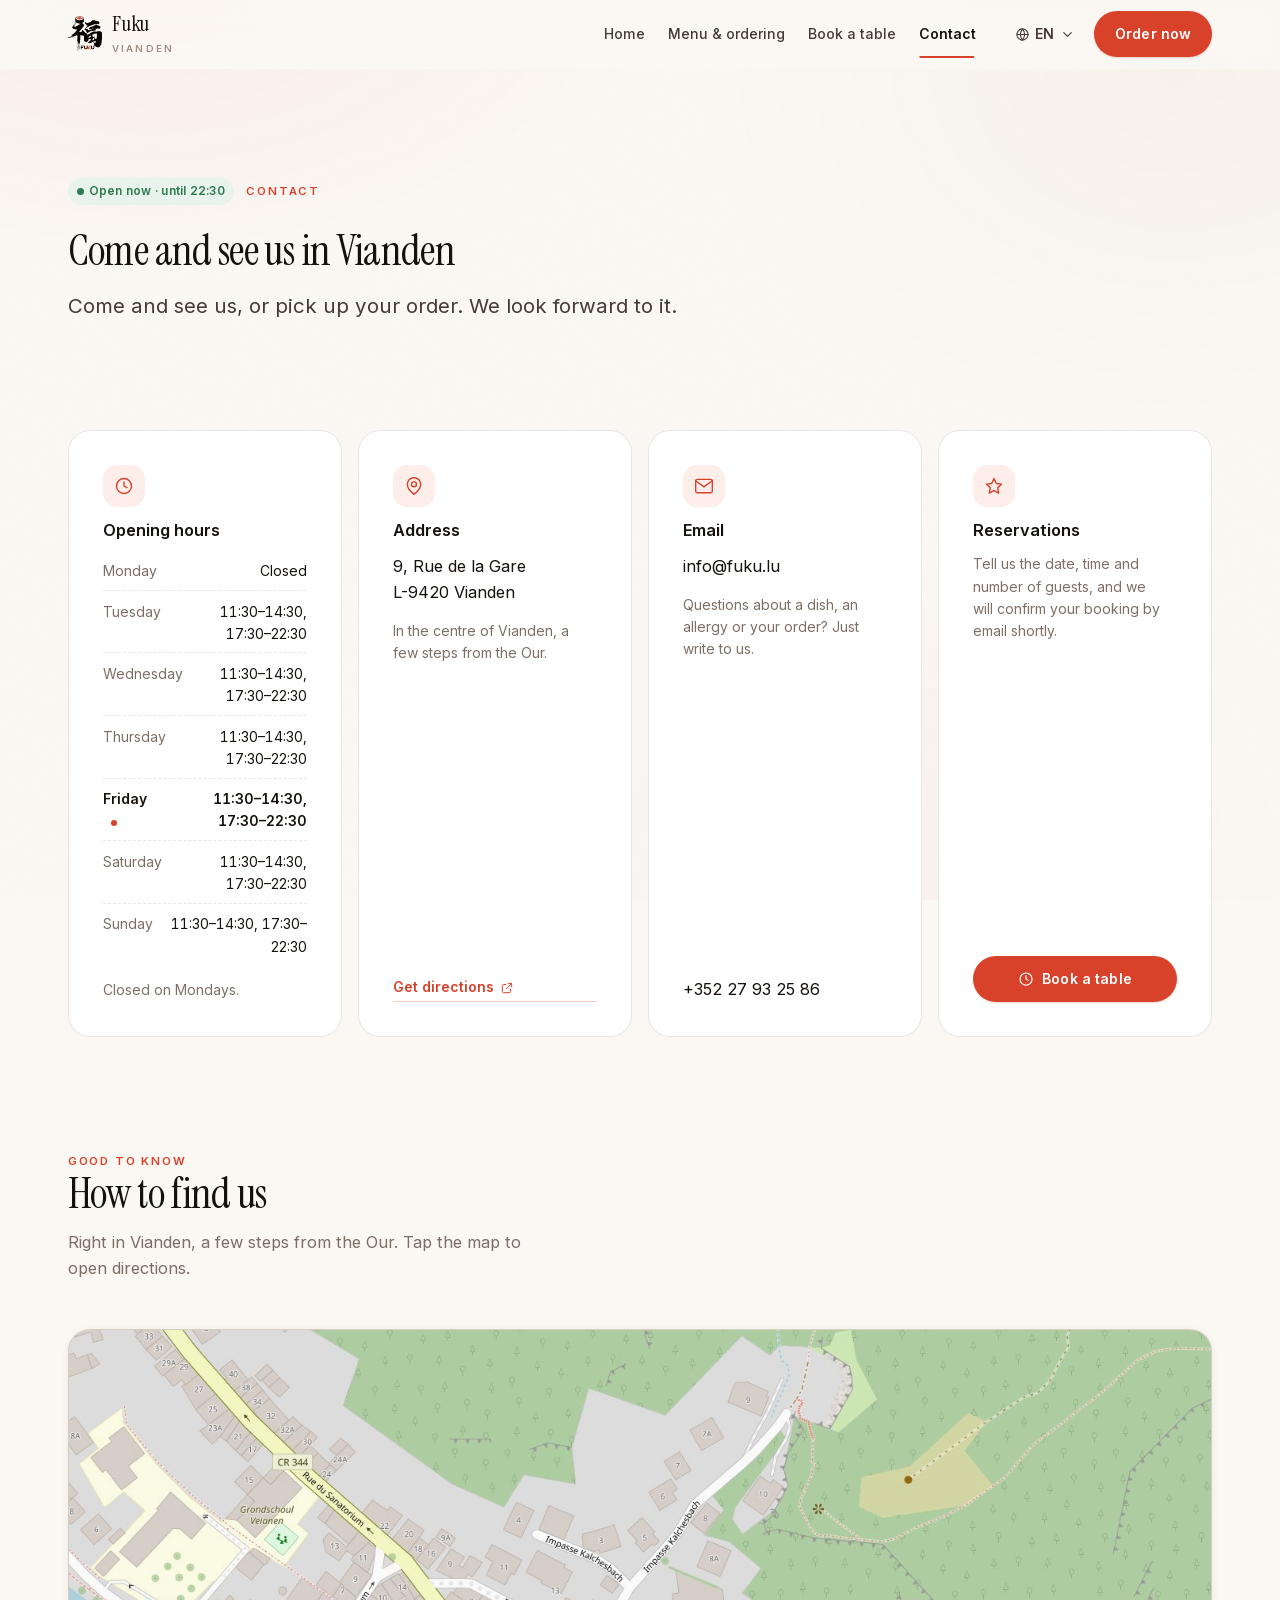
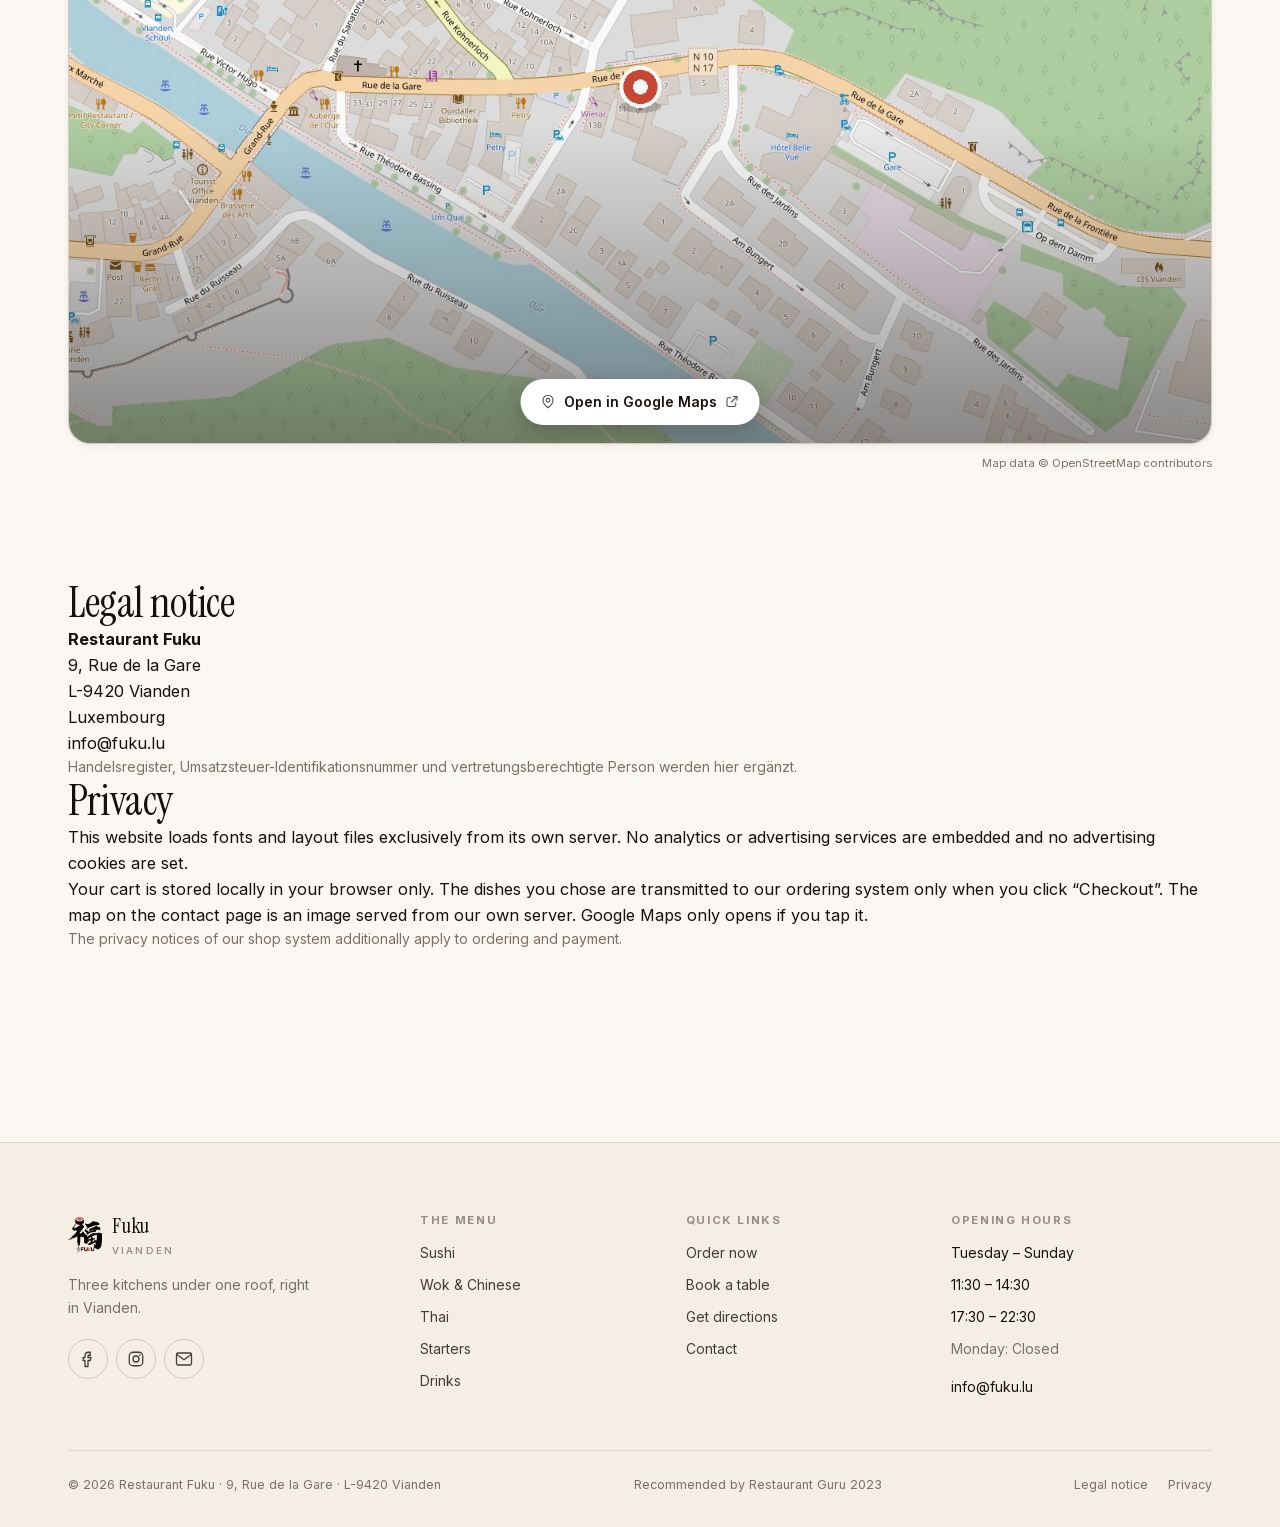
<file: kontakt.html>
<!doctype html>
<html lang="de">
  <head>
    <meta charset="utf-8" />
    <meta name="viewport" content="width=device-width, initial-scale=1, viewport-fit=cover" />
    <title>Kontakt &amp; Anfahrt · Restaurant Fuku Vianden</title>
    <meta
      name="description"
      content="Adresse, Öffnungszeiten und Anfahrt zum Restaurant Fuku, 9 Rue de la Gare, L-9420 Vianden."
    />
    <meta name="theme-color" content="#fbf8f4" />
    <link rel="icon" href="assets/img/logo.png" />
    <link rel="apple-touch-icon" href="assets/img/logo.png" />
    <link rel="canonical" href="https://fuku.lu/kontakt.html" />

    <link rel="preload" as="font" type="font/woff2" href="assets/fonts/instrument-serif-normal-400-latin.woff2" crossorigin />
    <link rel="preload" as="font" type="font/woff2" href="assets/fonts/inter-normal-400_700-latin.woff2" crossorigin />
    <link rel="stylesheet" href="assets/css/style.css" />
  </head>

  <body data-page="contact">
    <a class="skip-link" href="#main" data-i18n="nav.skip">Zum Inhalt springen</a>

    <!-- ============================ Header ============================ -->
    <header class="header">
      <div class="wrap header__inner">
        <a class="brand" href="index.html" aria-label="Restaurant Fuku – Startseite">
          <img src="assets/img/logo.png" alt="" width="34" height="37" />
          <span>
            <span class="brand__name">Fuku</span>
            <span class="brand__sub">Vianden</span>
          </span>
        </a>

        <nav class="nav" aria-label="Hauptnavigation">
          <a href="index.html" data-i18n="nav.home">Startseite</a>
          <a href="bestellen.html" data-i18n="nav.order">Karte &amp; Bestellen</a>
          <a href="reservieren.html" data-i18n="nav.reserve">Reservieren</a>
          <a href="kontakt.html" aria-current="page" data-i18n="nav.contact">Kontakt</a>
        </nav>

        <div class="header__actions">
          <div class="lang" data-lang-switcher>
            <button
              class="lang__toggle"
              type="button"
              aria-expanded="false"
              aria-haspopup="true"
              data-i18n-attr="aria-label:nav.chooseLanguage"
            >
              <svg class="icon" aria-hidden="true"><use href="#i-globe"></use></svg>
              <span data-lang-current>DE</span>
              <svg class="icon" aria-hidden="true"><use href="#i-chevron"></use></svg>
            </button>
            <div class="lang__menu" role="menu"></div>
          </div>

          <a class="btn btn--brand header__cta" href="bestellen.html" data-i18n="hero.cta">Jetzt bestellen</a>

          <button class="icon-btn burger" type="button" data-nav-open aria-expanded="false" data-i18n-attr="aria-label:nav.open">
            <svg class="icon" aria-hidden="true"><use href="#i-menu"></use></svg>
          </button>
        </div>
      </div>
    </header>

    <!-- ======================= Mobile Navigation ====================== -->
    <div class="mobile-nav" data-open="false">
      <div class="mobile-nav__top">
        <a class="brand" href="index.html">
          <img src="assets/img/logo.png" alt="" width="34" height="37" />
          <span class="brand__name">Fuku</span>
        </a>
        <button class="icon-btn" type="button" data-nav-close data-i18n-attr="aria-label:nav.close">
          <svg class="icon" aria-hidden="true"><use href="#i-close"></use></svg>
        </button>
      </div>

      <nav class="mobile-nav__links" aria-label="Navigation">
        <a href="index.html" data-i18n="nav.home">Startseite</a>
        <a href="bestellen.html" data-i18n="nav.order">Karte &amp; Bestellen</a>
        <a href="reservieren.html" data-i18n="nav.reserve">Reservieren</a>
        <a href="kontakt.html" aria-current="page" data-i18n="nav.contact">Kontakt</a>
      </nav>

      <div class="mobile-nav__foot">
        <div class="filters" data-lang-inline></div>
        <a class="btn btn--brand btn--lg btn--block" href="bestellen.html" data-i18n="hero.cta">Jetzt bestellen</a>
      </div>
    </div>

    <main id="main">
      <!-- ============================ Intro =========================== -->
      <section class="section" style="padding-bottom: 0">
        <div class="wrap">
          <div style="max-width: 44rem">
            <div class="hero__status">
              <span class="pill pill--closed" data-status-pill>
                <span class="dot"></span>
                <span data-status-label>Öffnungszeiten</span>
              </span>
              <span class="eyebrow" data-i18n="contact.eyebrow">Kontakt</span>
            </div>
            <h1 style="font-size: var(--step-3); margin-bottom: 1rem" data-i18n="contact.title">
              Besuchen Sie uns in Vianden
            </h1>
            <p class="lede" data-i18n="contact.text">
              Kommen Sie vorbei oder holen Sie Ihre Bestellung ab. Wir freuen uns auf Sie.
            </p>
          </div>
        </div>
      </section>

      <!-- ========================= Info-Karten ======================== -->
      <section class="section">
        <div class="wrap">
          <div class="info-grid" data-reveal>
            <article class="info-card">
              <span class="info-card__icon"><svg class="icon" aria-hidden="true"><use href="#i-clock"></use></svg></span>
              <h3 data-i18n="home.info.hours">Öffnungszeiten</h3>
              <dl class="hours" data-hours-list></dl>
              <p class="muted" style="font-size: var(--step--1)" data-i18n="home.info.hoursNote">Montags Ruhetag.</p>
            </article>

            <article class="info-card">
              <span class="info-card__icon"><svg class="icon" aria-hidden="true"><use href="#i-pin"></use></svg></span>
              <h3 data-i18n="home.info.address">Adresse</h3>
              <p data-contact="address">9, Rue de la Gare<br />L-9420 Vianden</p>
              <p class="muted" style="font-size: var(--step--1)" data-i18n="home.info.addressNote">
                Im Zentrum von Vianden, wenige Schritte von der Our.
              </p>
              <a class="link-arrow" data-contact="route" href="#" style="margin-top: auto">
                <span data-i18n="home.info.route">Route planen</span>
                <svg class="icon" aria-hidden="true"><use href="#i-external"></use></svg>
              </a>
            </article>

            <article class="info-card">
              <span class="info-card__icon"><svg class="icon" aria-hidden="true"><use href="#i-mail"></use></svg></span>
              <h3 data-i18n="contact.email">E-Mail</h3>
              <p><a data-contact="email" href="mailto:info@fuku.lu">info@fuku.lu</a></p>
              <p class="muted" style="font-size: var(--step--1)" data-i18n="home.info.contactNote">
                Fragen zu einem Gericht, zu Allergien oder zu Ihrer Bestellung? Schreiben Sie uns einfach.
              </p>

              <!--
                Telefonnummer: Auf der bisherigen Website war keine hinterlegt.
                Sobald sie feststeht, in assets/js/app.js unter RESTAURANT.phone
                eintragen – dieser Block erscheint dann automatisch.
              -->
              <p data-contact-block style="margin-top: auto">
                <a data-contact="phone" href="#"></a>
              </p>
            </article>

            <article class="info-card">
              <span class="info-card__icon"><svg class="icon" aria-hidden="true"><use href="#i-star"></use></svg></span>
              <h3 data-i18n="contact.reserve">Reservierung</h3>
              <p class="muted" style="font-size: var(--step--1)" data-i18n="reserve.text">
                Sagen Sie uns Datum, Uhrzeit und Personenzahl, wir bestätigen Ihre Reservierung kurzfristig per E-Mail.
              </p>
              <a class="btn btn--brand" href="reservieren.html" style="margin-top: auto">
                <svg class="icon" aria-hidden="true"><use href="#i-clock"></use></svg>
                <span data-i18n="reserve.ctaHome">Tisch reservieren</span>
              </a>
            </article>
          </div>
        </div>
      </section>

      <!-- ============================ Karte =========================== -->
      <section class="section" style="padding-top: 0">
        <div class="wrap">
          <div class="section-head" data-reveal>
            <div>
              <span class="eyebrow" data-i18n="home.info.eyebrow">Gut zu wissen</span>
              <h2 data-i18n="contact.mapTitle">So finden Sie uns</h2>
              <p data-i18n="contact.mapNote">
                Mitten in Vianden, wenige Schritte von der Our. Tippen Sie auf die Karte, dann öffnet sich die Route.
              </p>
            </div>
          </div>

          <!--
            Die Karte liegt als Bild im Projekt (tools/make-map.py) und ist
            deshalb sofort sichtbar, ohne dass eine Anfrage an einen fremden
            Server geht. Der Klick führt nach Google Maps.
          -->
          <figure class="map-frame" data-reveal>
            <a class="map-frame__link" data-contact="map" href="#">
              <img
                src="assets/img/karte.jpg"
                alt="Lageplan: Restaurant Fuku, 9 Rue de la Gare in Vianden"
                width="1600"
                height="900"
                loading="lazy"
                decoding="async"
              />
              <span class="map-frame__cta">
                <svg class="icon" aria-hidden="true"><use href="#i-pin"></use></svg>
                <span data-i18n="contact.mapOpen">In Google Maps öffnen</span>
                <svg class="icon" aria-hidden="true"><use href="#i-external"></use></svg>
              </span>
            </a>
            <figcaption data-i18n="contact.mapCredit">Kartendaten © OpenStreetMap-Mitwirkende</figcaption>
          </figure>
        </div>
      </section>

      <!-- ====================== Impressum / Datenschutz ================ -->
      <section class="section" style="padding-top: 0">
        <div class="wrap">
          <div class="legal-grid">
            <article id="impressum" class="legal">
              <h2 data-i18n="footer.imprint">Impressum</h2>
              <p>
                <strong>Restaurant Fuku</strong><br />
                <span data-contact="address">9, Rue de la Gare<br />L-9420 Vianden</span><br />
                Luxembourg
              </p>
              <p><a data-contact="email" href="mailto:info@fuku.lu">info@fuku.lu</a></p>
              <!--
                TODO: Vom Restaurant ergänzen lassen – gesetzlich vorgeschrieben:
                Betreibergesellschaft und Rechtsform, vertretungsberechtigte Person,
                Handelsregisternummer (RCS), Umsatzsteuer-Identifikationsnummer,
                Betriebsgenehmigung (autorisation d'établissement).
              -->
              <p class="muted" style="font-size: var(--step--1)">
                Handelsregister, Umsatzsteuer-Identifikationsnummer und vertretungsberechtigte Person werden hier
                ergänzt.
              </p>
            </article>

            <article id="datenschutz" class="legal">
              <h2 data-i18n="footer.privacy">Datenschutz</h2>
              <p data-i18n="legal.privacy1">
                Diese Website lädt Schriften und Gestaltungsdateien ausschließlich vom eigenen Server. Es werden keine Analyse- oder Werbedienste eingebunden und keine Cookies zu Werbezwecken gesetzt.
              </p>
              <p data-i18n="legal.privacy2">
                Ihre Warenkorbauswahl wird nur lokal in Ihrem Browser gespeichert. Erst beim Klick auf „Zur Kasse“ werden die gewählten Gerichte an unser Bestellsystem übertragen. Die Karte auf der Kontaktseite ist ein Bild von unserem eigenen Server. Google Maps öffnet sich erst, wenn Sie darauf tippen.
              </p>
              <p class="muted" style="font-size: var(--step--1)" data-i18n="legal.privacy3">
                Für Bestellung und Zahlung gelten zusätzlich die Datenschutzhinweise unseres Shop-Systems.
              </p>
            </article>
          </div>
        </div>
      </section>
    </main>

    <!-- ============================ Footer =========================== -->
    <footer class="footer">
      <div class="wrap">
        <div class="footer__grid">
          <div class="footer__brand">
            <a class="brand" href="index.html">
              <img src="assets/img/logo.png" alt="" width="34" height="37" />
              <span>
                <span class="brand__name">Fuku</span>
                <span class="brand__sub">Vianden</span>
              </span>
            </a>
            <p data-i18n="footer.tagline">
              Drei Küchen unter einem Dach, mitten in Vianden.
            </p>
            <div class="socials">
              <a href="https://www.facebook.com/Restaurant-Fuku-110551558349707/" target="_blank" rel="noopener" aria-label="Facebook">
                <svg class="icon" aria-hidden="true"><use href="#i-facebook"></use></svg>
              </a>
              <a href="https://www.instagram.com/restaurant_fuku/" target="_blank" rel="noopener" aria-label="Instagram">
                <svg class="icon" aria-hidden="true"><use href="#i-instagram"></use></svg>
              </a>
              <a data-contact="email" href="mailto:info@fuku.lu" aria-label="E-Mail">
                <svg class="icon" aria-hidden="true"><use href="#i-mail"></use></svg>
              </a>
            </div>
          </div>

          <div>
            <h4 data-i18n="footer.explore">Die Karte</h4>
            <div class="footer__links">
              <a href="bestellen.html#sushi" data-i18n="cat.sushi">Sushi</a>
              <a href="bestellen.html#chauds" data-i18n="cat.chauds">Wok &amp; Chinesisch</a>
              <a href="bestellen.html#thai" data-i18n="cat.thai">Thai</a>
              <a href="bestellen.html#entrees" data-i18n="cat.entrees">Vorspeisen</a>
              <a href="bestellen.html#boissons" data-i18n="cat.boissons">Getränke</a>
            </div>
          </div>

          <div>
            <h4 data-i18n="footer.visit">Schnell zu</h4>
            <div class="footer__links">
              <a href="bestellen.html" data-i18n="hero.cta">Jetzt bestellen</a>
              <a href="reservieren.html" data-i18n="reserve.ctaHome">Tisch reservieren</a>
              <a data-contact="route" href="#" data-i18n="home.info.route">Route planen</a>
              <a href="kontakt.html" data-i18n="nav.contact">Kontakt</a>
            </div>
          </div>

          <div>
            <h4 data-i18n="home.info.hours">Öffnungszeiten</h4>
            <div class="footer__links">
              <span data-i18n="days.tueSun">Dienstag – Sonntag</span>
              <span>11:30 – 14:30</span>
              <span>17:30 – 22:30</span>
              <span class="muted"><span data-i18n="days.mon">Montag</span>: <span data-i18n="days.closed">Geschlossen</span></span>
            </div>
            <p style="margin-top: 1rem; font-size: var(--step--1)">
              <a data-contact="email" href="mailto:info@fuku.lu">info@fuku.lu</a>
            </p>
          </div>
        </div>

        <div class="footer__bottom">
          <p>© <span data-year>2026</span> Restaurant Fuku · 9, Rue de la Gare · <span style="white-space: nowrap">L-9420 Vianden</span></p>
          <a href="https://restaurantguru.com/Restaurant-Fuku-a-Vianden-Vianden" target="_blank" rel="noopener">
            <span data-i18n="home.story.stat3">Empfohlen von Restaurant Guru</span> 2023
          </a>
          <nav aria-label="Rechtliches">
            <a href="#impressum" data-i18n="footer.imprint">Impressum</a>
            <a href="#datenschutz" data-i18n="footer.privacy">Datenschutz</a>
          </nav>
        </div>
      </div>
    </footer>

    <script type="module" src="assets/js/contact.js"></script>
  </body>
</html>
</file>
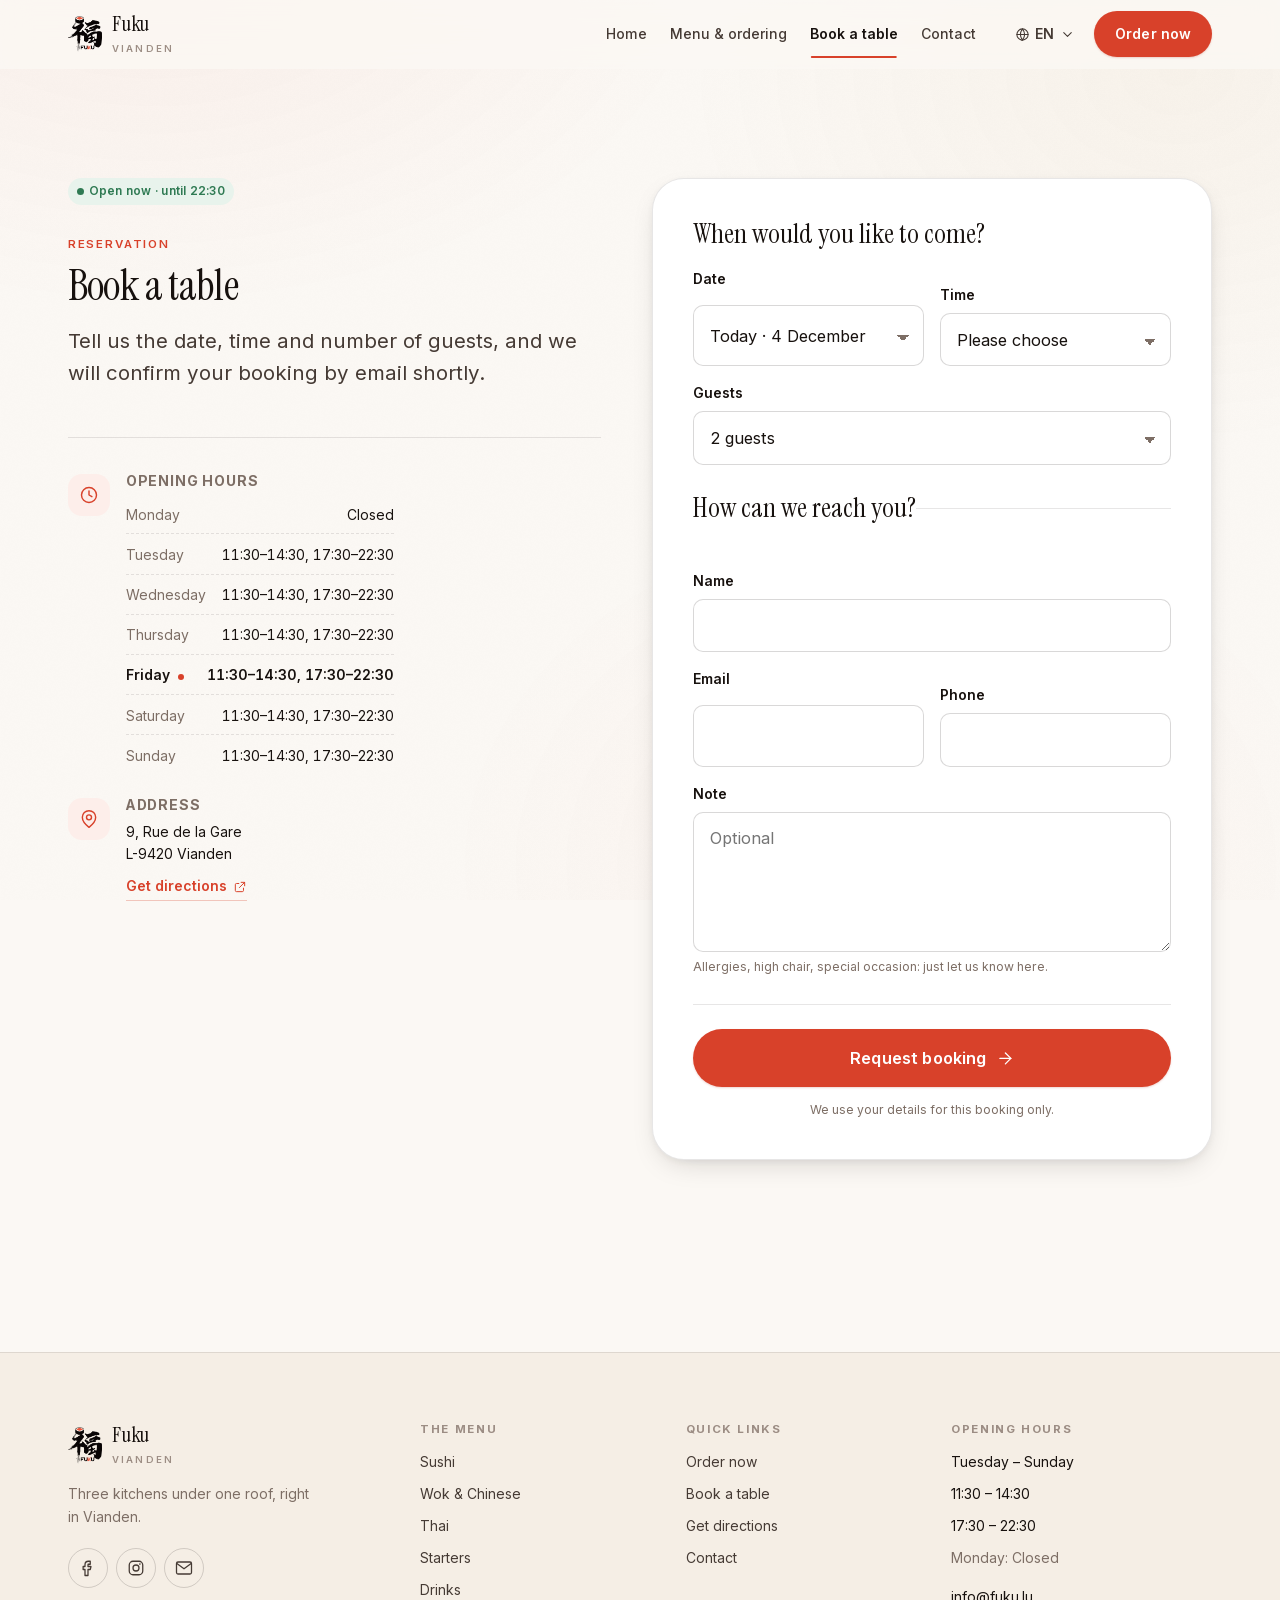
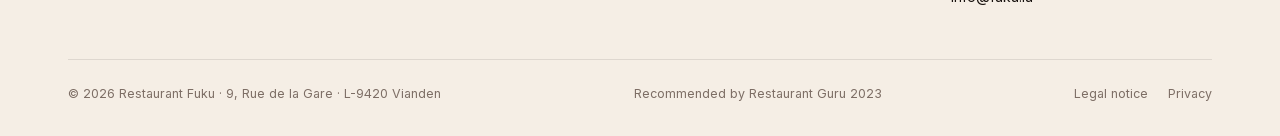
<file: reservieren.html>
<!doctype html>
<html lang="de">
  <head>
    <meta charset="utf-8" />
    <meta name="viewport" content="width=device-width, initial-scale=1, viewport-fit=cover" />
    <title>Tisch reservieren · Restaurant Fuku Vianden</title>
    <meta
      name="description"
      content="Reservieren Sie online einen Tisch im Restaurant Fuku in Vianden: Datum, Uhrzeit und Personenzahl in einem Schritt."
    />
    <meta name="theme-color" content="#fbf8f4" />
    <meta name="robots" content="index, follow" />
    <link rel="icon" href="assets/img/logo.png" />
    <link rel="apple-touch-icon" href="assets/img/logo.png" />
    <link rel="canonical" href="https://fuku.lu/reservieren.html" />

    <link rel="preload" as="font" type="font/woff2" href="assets/fonts/instrument-serif-normal-400-latin.woff2" crossorigin />
    <link rel="preload" as="font" type="font/woff2" href="assets/fonts/inter-normal-400_700-latin.woff2" crossorigin />
    <link rel="stylesheet" href="assets/css/style.css" />
  </head>

  <body data-page="reserve">
    <a class="skip-link" href="#main" data-i18n="nav.skip">Zum Inhalt springen</a>

    <!-- ============================ Header ============================ -->
    <header class="header">
      <div class="wrap header__inner">
        <a class="brand" href="index.html" aria-label="Restaurant Fuku – Startseite">
          <img src="assets/img/logo.png" alt="" width="34" height="37" />
          <span>
            <span class="brand__name">Fuku</span>
            <span class="brand__sub">Vianden</span>
          </span>
        </a>

        <nav class="nav" aria-label="Hauptnavigation">
          <a href="index.html" data-i18n="nav.home">Startseite</a>
          <a href="bestellen.html" data-i18n="nav.order">Karte &amp; Bestellen</a>
          <a href="reservieren.html" aria-current="page" data-i18n="nav.reserve">Reservieren</a>
          <a href="kontakt.html" data-i18n="nav.contact">Kontakt</a>
        </nav>

        <div class="header__actions">
          <div class="lang" data-lang-switcher>
            <button
              class="lang__toggle"
              type="button"
              aria-expanded="false"
              aria-haspopup="true"
              data-i18n-attr="aria-label:nav.chooseLanguage"
            >
              <svg class="icon" aria-hidden="true"><use href="#i-globe"></use></svg>
              <span data-lang-current>DE</span>
              <svg class="icon" aria-hidden="true"><use href="#i-chevron"></use></svg>
            </button>
            <div class="lang__menu" role="menu"></div>
          </div>

          <a class="btn btn--brand header__cta" href="bestellen.html" data-i18n="hero.cta">Jetzt bestellen</a>

          <button class="icon-btn burger" type="button" data-nav-open aria-expanded="false" data-i18n-attr="aria-label:nav.open">
            <svg class="icon" aria-hidden="true"><use href="#i-menu"></use></svg>
          </button>
        </div>
      </div>
    </header>

    <!-- ======================= Mobile Navigation ====================== -->
    <div class="mobile-nav" data-open="false">
      <div class="mobile-nav__top">
        <a class="brand" href="index.html">
          <img src="assets/img/logo.png" alt="" width="34" height="37" />
          <span class="brand__name">Fuku</span>
        </a>
        <button class="icon-btn" type="button" data-nav-close data-i18n-attr="aria-label:nav.close">
          <svg class="icon" aria-hidden="true"><use href="#i-close"></use></svg>
        </button>
      </div>

      <nav class="mobile-nav__links" aria-label="Navigation">
        <a href="index.html" data-i18n="nav.home">Startseite</a>
        <a href="bestellen.html" data-i18n="nav.order">Karte &amp; Bestellen</a>
        <a href="reservieren.html" aria-current="page" data-i18n="nav.reserve">Reservieren</a>
        <a href="kontakt.html" data-i18n="nav.contact">Kontakt</a>
      </nav>

      <div class="mobile-nav__foot">
        <div class="filters" data-lang-inline></div>
        <a class="btn btn--brand btn--lg btn--block" href="bestellen.html" data-i18n="hero.cta">Jetzt bestellen</a>
      </div>
    </div>

    <main id="main">
      <section class="section reserve">
        <div class="wrap reserve__grid">
          <!-- ------------------------- Einleitung ------------------------ -->
          <div class="reserve__intro">
            <div class="hero__status">
              <span class="pill pill--closed" data-status-pill>
                <span class="dot"></span>
                <span data-status-label>Öffnungszeiten</span>
              </span>
            </div>

            <span class="eyebrow" data-i18n="reserve.eyebrow">Reservierung</span>
            <h1 data-i18n="reserve.title">Einen Tisch reservieren</h1>
            <p class="lede" data-i18n="reserve.text">
              Sagen Sie uns Datum, Uhrzeit und Personenzahl, wir bestätigen Ihre Reservierung kurzfristig per E-Mail.
            </p>

            <div class="reserve__facts">
              <div>
                <span class="info-card__icon"><svg class="icon" aria-hidden="true"><use href="#i-clock"></use></svg></span>
                <div>
                  <h3 data-i18n="home.info.hours">Öffnungszeiten</h3>
                  <dl class="hours" data-hours-list></dl>
                </div>
              </div>

              <div>
                <span class="info-card__icon"><svg class="icon" aria-hidden="true"><use href="#i-pin"></use></svg></span>
                <div>
                  <h3 data-i18n="home.info.address">Adresse</h3>
                  <p data-contact="address">9, Rue de la Gare<br />L-9420 Vianden</p>
                  <a class="link-arrow" data-contact="route" href="#">
                    <span data-i18n="home.info.route">Route planen</span>
                    <svg class="icon" aria-hidden="true"><use href="#i-external"></use></svg>
                  </a>
                </div>
              </div>
            </div>
          </div>

          <!-- -------------------------- Formular ------------------------- -->
          <div class="reserve__panel" data-reserve-panel>
            <form class="reserve-form" data-reserve-form novalidate>
              <fieldset>
                <legend data-i18n="reserve.when">Wann möchten Sie kommen?</legend>

                <div class="field-row">
                  <div class="field">
                    <label for="res-date" data-i18n="reserve.date">Datum</label>
                    <select id="res-date" name="date" required></select>
                    <small class="field__error" data-error-for="date"></small>
                  </div>

                  <div class="field">
                    <label for="res-time" data-i18n="reserve.time">Uhrzeit</label>
                    <select id="res-time" name="time" required></select>
                    <small class="field__error" data-error-for="time"></small>
                  </div>
                </div>

                <div class="field">
                  <label for="res-guests" data-i18n="reserve.guests">Personen</label>
                  <select id="res-guests" name="guests" required></select>
                  <small class="field__error" data-error-for="guests"></small>
                </div>

                <p class="field__hint field__hint--warn" data-large-group hidden>
                  <span data-i18n="reserve.moreGuestsHint">
                    Für größere Gruppen schreiben Sie uns bitte direkt, wir finden eine Lösung.
                  </span>
                  <a data-contact="email" href="mailto:info@fuku.lu">info@fuku.lu</a>
                </p>
              </fieldset>

              <fieldset>
                <legend data-i18n="reserve.who">Wie erreichen wir Sie?</legend>

                <div class="field">
                  <label for="res-name" data-i18n="reserve.name">Name</label>
                  <input id="res-name" name="name" type="text" autocomplete="name" required />
                  <small class="field__error" data-error-for="name"></small>
                </div>

                <div class="field-row">
                  <div class="field">
                    <label for="res-email" data-i18n="reserve.email">E-Mail</label>
                    <input id="res-email" name="email" type="email" autocomplete="email" inputmode="email" required />
                    <small class="field__error" data-error-for="email"></small>
                  </div>

                  <div class="field">
                    <label for="res-phone" data-i18n="reserve.phone">Telefon</label>
                    <input id="res-phone" name="phone" type="tel" autocomplete="tel" inputmode="tel" required />
                    <small class="field__error" data-error-for="phone"></small>
                  </div>
                </div>

                <div class="field">
                  <label for="res-notes" data-i18n="reserve.notes">Anmerkung</label>
                  <textarea
                    id="res-notes"
                    name="notes"
                    rows="3"
                    maxlength="1000"
                    placeholder="Optional"
                    data-i18n-attr="placeholder:reserve.notesPlaceholder"
                  ></textarea>
                  <small class="field__hint" data-i18n="reserve.notesHint">
                    Allergien, Kinderstuhl, besonderer Anlass: gern hier notieren.
                  </small>
                </div>
              </fieldset>

              <!--
                Honigtopf gegen Bots: für Menschen unsichtbar und nicht per
                Tastatur erreichbar. Wird das Feld ausgefüllt, verwirft der
                Server die Anfrage stillschweigend.
              -->
              <div class="honeypot" aria-hidden="true">
                <label for="res-website">Website</label>
                <input id="res-website" name="website" type="text" tabindex="-1" autocomplete="off" />
              </div>

              <div class="reserve-form__foot">
                <button class="btn btn--brand btn--lg btn--block" type="submit" data-reserve-submit>
                  <span data-i18n="reserve.submit">Reservierung anfragen</span>
                  <svg class="icon" aria-hidden="true"><use href="#i-arrow"></use></svg>
                </button>
                <p class="field__hint" data-i18n="reserve.legal">
                  Ihre Angaben verwenden wir ausschließlich für diese Reservierung.
                </p>
              </div>

              <div data-reserve-status hidden aria-live="polite"></div>
            </form>
          </div>
        </div>
      </section>
    </main>

    <!-- ============================ Footer =========================== -->
    <footer class="footer">
      <div class="wrap">
        <div class="footer__grid">
          <div class="footer__brand">
            <a class="brand" href="index.html">
              <img src="assets/img/logo.png" alt="" width="34" height="37" />
              <span>
                <span class="brand__name">Fuku</span>
                <span class="brand__sub">Vianden</span>
              </span>
            </a>
            <p data-i18n="footer.tagline">
              Drei Küchen unter einem Dach, mitten in Vianden.
            </p>
            <div class="socials">
              <a href="https://www.facebook.com/Restaurant-Fuku-110551558349707/" target="_blank" rel="noopener" aria-label="Facebook">
                <svg class="icon" aria-hidden="true"><use href="#i-facebook"></use></svg>
              </a>
              <a href="https://www.instagram.com/restaurant_fuku/" target="_blank" rel="noopener" aria-label="Instagram">
                <svg class="icon" aria-hidden="true"><use href="#i-instagram"></use></svg>
              </a>
              <a data-contact="email" href="mailto:info@fuku.lu" aria-label="E-Mail">
                <svg class="icon" aria-hidden="true"><use href="#i-mail"></use></svg>
              </a>
            </div>
          </div>

          <div>
            <h4 data-i18n="footer.explore">Die Karte</h4>
            <div class="footer__links">
              <a href="bestellen.html#sushi" data-i18n="cat.sushi">Sushi</a>
              <a href="bestellen.html#chauds" data-i18n="cat.chauds">Wok &amp; Chinesisch</a>
              <a href="bestellen.html#thai" data-i18n="cat.thai">Thai</a>
              <a href="bestellen.html#entrees" data-i18n="cat.entrees">Vorspeisen</a>
              <a href="bestellen.html#boissons" data-i18n="cat.boissons">Getränke</a>
            </div>
          </div>

          <div>
            <h4 data-i18n="footer.visit">Schnell zu</h4>
            <div class="footer__links">
              <a href="bestellen.html" data-i18n="hero.cta">Jetzt bestellen</a>
              <a href="reservieren.html" data-i18n="reserve.ctaHome">Tisch reservieren</a>
              <a data-contact="route" href="#" data-i18n="home.info.route">Route planen</a>
              <a href="kontakt.html" data-i18n="nav.contact">Kontakt</a>
            </div>
          </div>

          <div>
            <h4 data-i18n="home.info.hours">Öffnungszeiten</h4>
            <div class="footer__links">
              <span data-i18n="days.tueSun">Dienstag – Sonntag</span>
              <span>11:30 – 14:30</span>
              <span>17:30 – 22:30</span>
              <span class="muted"><span data-i18n="days.mon">Montag</span>: <span data-i18n="days.closed">Geschlossen</span></span>
            </div>
            <p style="margin-top: 1rem; font-size: var(--step--1)">
              <a data-contact="email" href="mailto:info@fuku.lu">info@fuku.lu</a>
            </p>
          </div>
        </div>

        <div class="footer__bottom">
          <p>© <span data-year>2026</span> Restaurant Fuku · 9, Rue de la Gare · <span style="white-space: nowrap">L-9420 Vianden</span></p>
          <a href="https://restaurantguru.com/Restaurant-Fuku-a-Vianden-Vianden" target="_blank" rel="noopener">
            <span data-i18n="home.story.stat3">Empfohlen von Restaurant Guru</span> 2023
          </a>
          <nav aria-label="Rechtliches">
            <a href="kontakt.html#impressum" data-i18n="footer.imprint">Impressum</a>
            <a href="kontakt.html#datenschutz" data-i18n="footer.privacy">Datenschutz</a>
          </nav>
        </div>
      </div>
    </footer>

    <script type="module" src="assets/js/reserve.js"></script>
  </body>
</html>
</file>
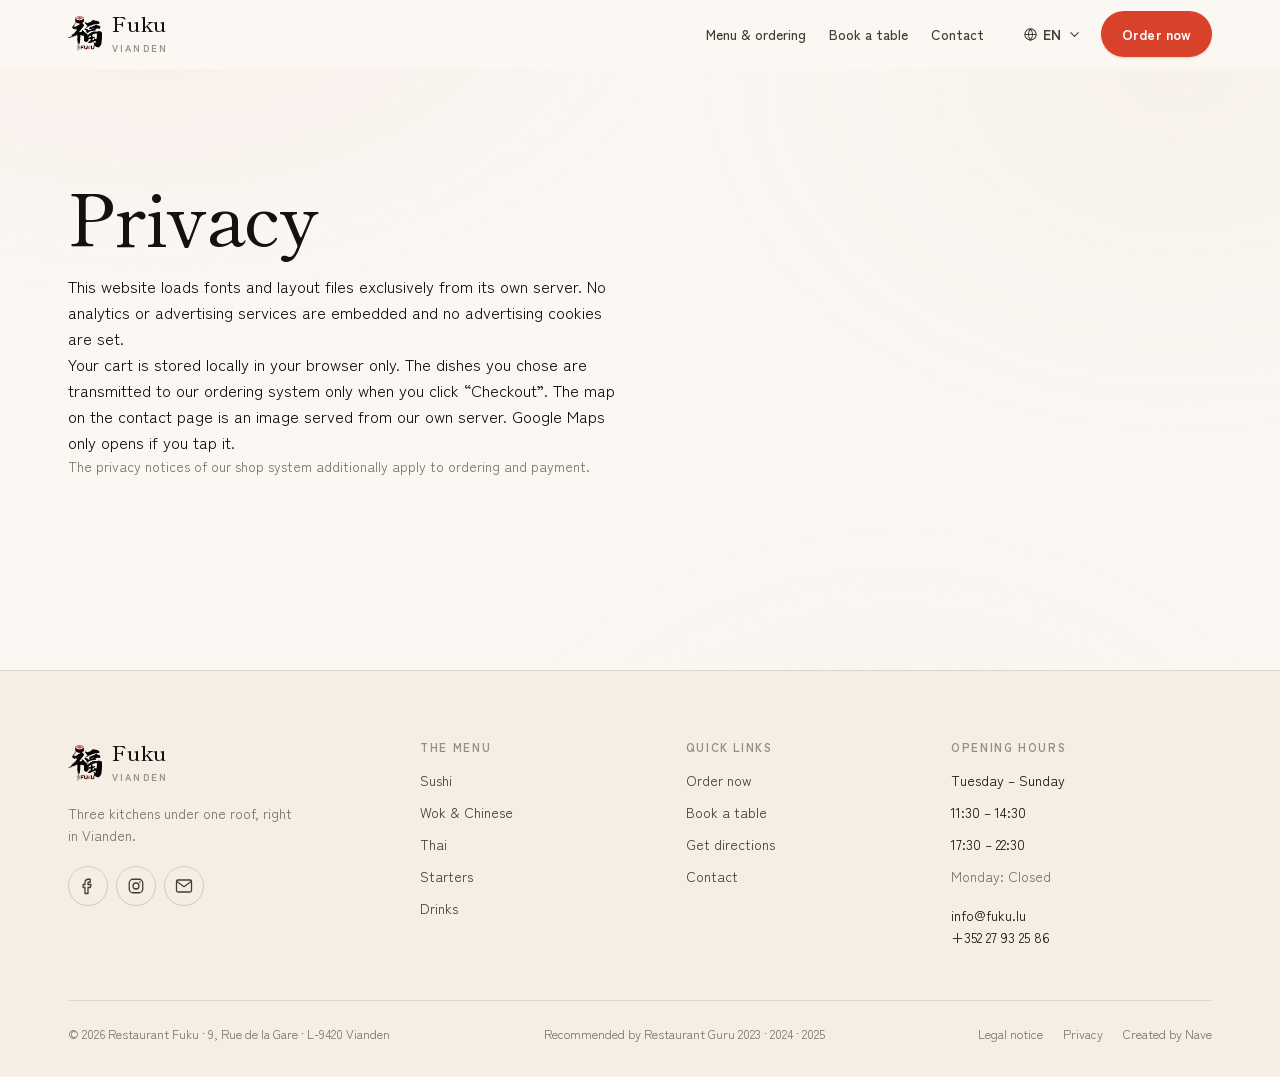
<file: neu/datenschutz.html>
<!doctype html>
<html lang="de">
  <head>
    <meta charset="utf-8" />
    <meta name="viewport" content="width=device-width, initial-scale=1, viewport-fit=cover" />
    <title>Datenschutz · Restaurant Fuku Vianden</title>
    <meta
      name="description"
      content="Datenschutzhinweise des Restaurant Fuku in Vianden."
    />
    <!-- Vorschaubild beim Teilen des Links. Beim Umzug auf fuku.lu die
         Adresse auf https://fuku.lu/assets/img/og-fotowand.jpg ändern. -->
    <meta property="og:image" content="https://xjamie007.github.io/fuku-website/neu/assets/img/og-fotowand.jpg" />
    <meta property="og:image:width" content="1200" />
    <meta property="og:image:height" content="630" />
    <meta property="og:image:alt" content="Restaurant Fuku: Logo über einer Wand aus Gerichten des Restaurants" />
    <meta name="twitter:card" content="summary_large_image" />
    <meta name="theme-color" content="#fbf8f4" />
    <link rel="icon" href="assets/img/logo.png" />
    <link rel="apple-touch-icon" href="assets/img/logo.png" />
    <link rel="canonical" href="https://fuku.lu/datenschutz.html" />

    <link rel="preload" as="font" type="font/woff2" href="assets/fonts/shippori-mincho-b1-500-latin.woff2" crossorigin />
    <link rel="preload" as="font" type="font/woff2" href="assets/fonts/zen-kaku-gothic-new-400-latin.woff2" crossorigin />
    <link rel="stylesheet" href="assets/css/style.css?v=20261031x" />
  </head>

  <body>
    <a class="skip-link" href="#main" data-i18n="nav.skip">Zum Inhalt springen</a>

    <!-- ============================ Header ============================ -->
    <header class="header">
      <div class="wrap header__inner">
        <a class="brand" href="index.html" aria-label="Restaurant Fuku – Startseite">
          <img src="assets/img/logo.png" alt="" width="34" height="37" />
          <span>
            <span class="brand__name">Fuku</span>
            <span class="brand__sub">Vianden</span>
          </span>
        </a>

        <nav class="nav" aria-label="Hauptnavigation">
          <a href="bestellen.html" data-i18n="nav.order">Karte &amp; Bestellen</a>
          <a href="reservieren.html" data-i18n="nav.reserve">Reservieren</a>
          <a href="kontakt.html" data-i18n="nav.contact">Kontakt</a>
        </nav>

        <div class="header__actions">
          <div class="lang" data-lang-switcher>
            <button
              class="lang__toggle"
              type="button"
              aria-expanded="false"
              aria-haspopup="true"
              data-i18n-attr="aria-label:nav.chooseLanguage"
            >
              <svg class="icon" aria-hidden="true"><use href="#i-globe"></use></svg>
              <span data-lang-current>DE</span>
              <svg class="icon" aria-hidden="true"><use href="#i-chevron"></use></svg>
            </button>
            <div class="lang__menu" role="menu"></div>
          </div>

          <a class="btn btn--brand header__cta" href="bestellen.html" data-i18n="hero.cta">Jetzt bestellen</a>

          <button class="icon-btn burger" type="button" data-nav-open aria-expanded="false" data-i18n-attr="aria-label:nav.open">
            <svg class="icon" aria-hidden="true"><use href="#i-menu"></use></svg>
          </button>
        </div>
      </div>
    </header>

    <!-- ======================= Mobile Navigation ====================== -->
    <div class="mobile-nav" data-open="false">
      <div class="mobile-nav__top">
        <a class="brand" href="index.html">
          <img src="assets/img/logo.png" alt="" width="34" height="37" />
          <span class="brand__name">Fuku</span>
        </a>
        <button class="icon-btn" type="button" data-nav-close data-i18n-attr="aria-label:nav.close">
          <svg class="icon" aria-hidden="true"><use href="#i-close"></use></svg>
        </button>
      </div>

      <nav class="mobile-nav__links" aria-label="Navigation">
        <a href="index.html" data-i18n="nav.home">Startseite</a>
        <a href="bestellen.html" data-i18n="nav.order">Karte &amp; Bestellen</a>
        <a href="reservieren.html" data-i18n="nav.reserve">Reservieren</a>
        <a href="kontakt.html" data-i18n="nav.contact">Kontakt</a>
      </nav>

      <div class="mobile-nav__foot">
        <div class="filters" data-lang-inline></div>
        <a class="btn btn--brand btn--lg btn--block" href="bestellen.html" data-i18n="hero.cta">Jetzt bestellen</a>
      </div>
    </div>

    <main id="main">
      <section class="section">
        <div class="wrap">
          <article id="datenschutz" class="legal">
            <h1 data-i18n="footer.privacy">Datenschutz</h1>
            <p data-i18n="legal.privacy1">
              Diese Website lädt Schriften und Gestaltungsdateien ausschließlich vom eigenen Server. Es werden keine Analyse- oder Werbedienste eingebunden und keine Cookies zu Werbezwecken gesetzt.
            </p>
            <p data-i18n="legal.privacy2">
              Ihre Warenkorbauswahl wird nur lokal in Ihrem Browser gespeichert. Erst beim Klick auf „Zur Kasse“ werden die gewählten Gerichte an unser Bestellsystem übertragen. Die Karte auf der Kontaktseite ist ein Bild von unserem eigenen Server. Google Maps öffnet sich erst, wenn Sie darauf tippen.
            </p>
            <p class="muted" style="font-size: var(--step--1)" data-i18n="legal.privacy3">
              Für Bestellung und Zahlung gelten zusätzlich die Datenschutzhinweise unseres Shop-Systems.
            </p>
          </article>
        </div>
      </section>
    </main>

    <!-- ============================ Footer =========================== -->
    <footer class="footer">
      <div class="wrap">
        <div class="footer__grid">
          <div class="footer__brand">
            <a class="brand" href="index.html">
              <img src="assets/img/logo.png" alt="" width="34" height="37" />
              <span>
                <span class="brand__name">Fuku</span>
                <span class="brand__sub">Vianden</span>
              </span>
            </a>
            <p data-i18n="footer.tagline">
              Drei Küchen unter einem Dach, mitten in Vianden.
            </p>
            <div class="socials">
              <a href="https://www.facebook.com/Restaurant-Fuku-110551558349707/" target="_blank" rel="noopener" aria-label="Facebook">
                <svg class="icon" aria-hidden="true"><use href="#i-facebook"></use></svg>
              </a>
              <a href="https://www.instagram.com/restaurant_fuku/" target="_blank" rel="noopener" aria-label="Instagram">
                <svg class="icon" aria-hidden="true"><use href="#i-instagram"></use></svg>
              </a>
              <a data-contact="email" href="mailto:info@fuku.lu" aria-label="E-Mail">
                <svg class="icon" aria-hidden="true"><use href="#i-mail"></use></svg>
              </a>
            </div>
          </div>

          <div>
            <h4 data-i18n="footer.explore">Die Karte</h4>
            <div class="footer__links">
              <a href="bestellen.html#sushi" data-i18n="cat.sushi">Sushi</a>
              <a href="bestellen.html#chauds" data-i18n="cat.chauds">Wok &amp; Chinesisch</a>
              <a href="bestellen.html#thai" data-i18n="cat.thai">Thai</a>
              <a href="bestellen.html#entrees" data-i18n="cat.entrees">Vorspeisen</a>
              <a href="bestellen.html#boissons" data-i18n="cat.boissons">Getränke</a>
            </div>
          </div>

          <div>
            <h4 data-i18n="footer.visit">Schnell zu</h4>
            <div class="footer__links">
              <a href="bestellen.html" data-i18n="hero.cta">Jetzt bestellen</a>
              <a href="reservieren.html" data-i18n="reserve.ctaHome">Tisch reservieren</a>
              <a data-contact="route" href="#" data-i18n="home.info.route">Route planen</a>
              <a href="kontakt.html" data-i18n="nav.contact">Kontakt</a>
            </div>
          </div>

          <div>
            <h4 data-i18n="home.info.hours">Öffnungszeiten</h4>
            <div class="footer__links">
              <span data-i18n="days.tueSun">Dienstag – Sonntag</span>
              <span>11:30 – 14:30</span>
              <span>17:30 – 22:30</span>
              <span class="muted"><span data-i18n="days.mon">Montag</span>: <span data-i18n="days.closed">Geschlossen</span></span>
            </div>
            <p style="margin-top: 1rem; font-size: var(--step--1)">
              <a data-contact="email" href="mailto:info@fuku.lu">info@fuku.lu</a><br />
              <a data-contact="phone" href="tel:+35227932586">+352 27 93 25 86</a>
            </p>
          </div>
        </div>

        <div class="footer__bottom">
          <p>© <span data-year>2026</span> Restaurant Fuku · 9, Rue de la Gare · <span style="white-space: nowrap">L-9420 Vianden</span></p>
          <a href="https://restaurantguru.com/Restaurant-Fuku-a-Vianden-Vianden" target="_blank" rel="noopener">
            <span data-i18n="home.story.stat3">Empfohlen von Restaurant Guru</span> 2023 · 2024 · 2025
          </a>
          <nav aria-label="Rechtliches">
            <a href="impressum.html" data-i18n="footer.imprint">Impressum</a>
            <a href="datenschutz.html" data-i18n="footer.privacy">Datenschutz</a>
            <a href="https://nave.lu" target="_blank" rel="noopener">Created by Nave</a>
          </nav>
        </div>
      </div>
    </footer>

    <script type="module" src="assets/js/contact.js?v=20261031x"></script>
  </body>
</html>
</file>
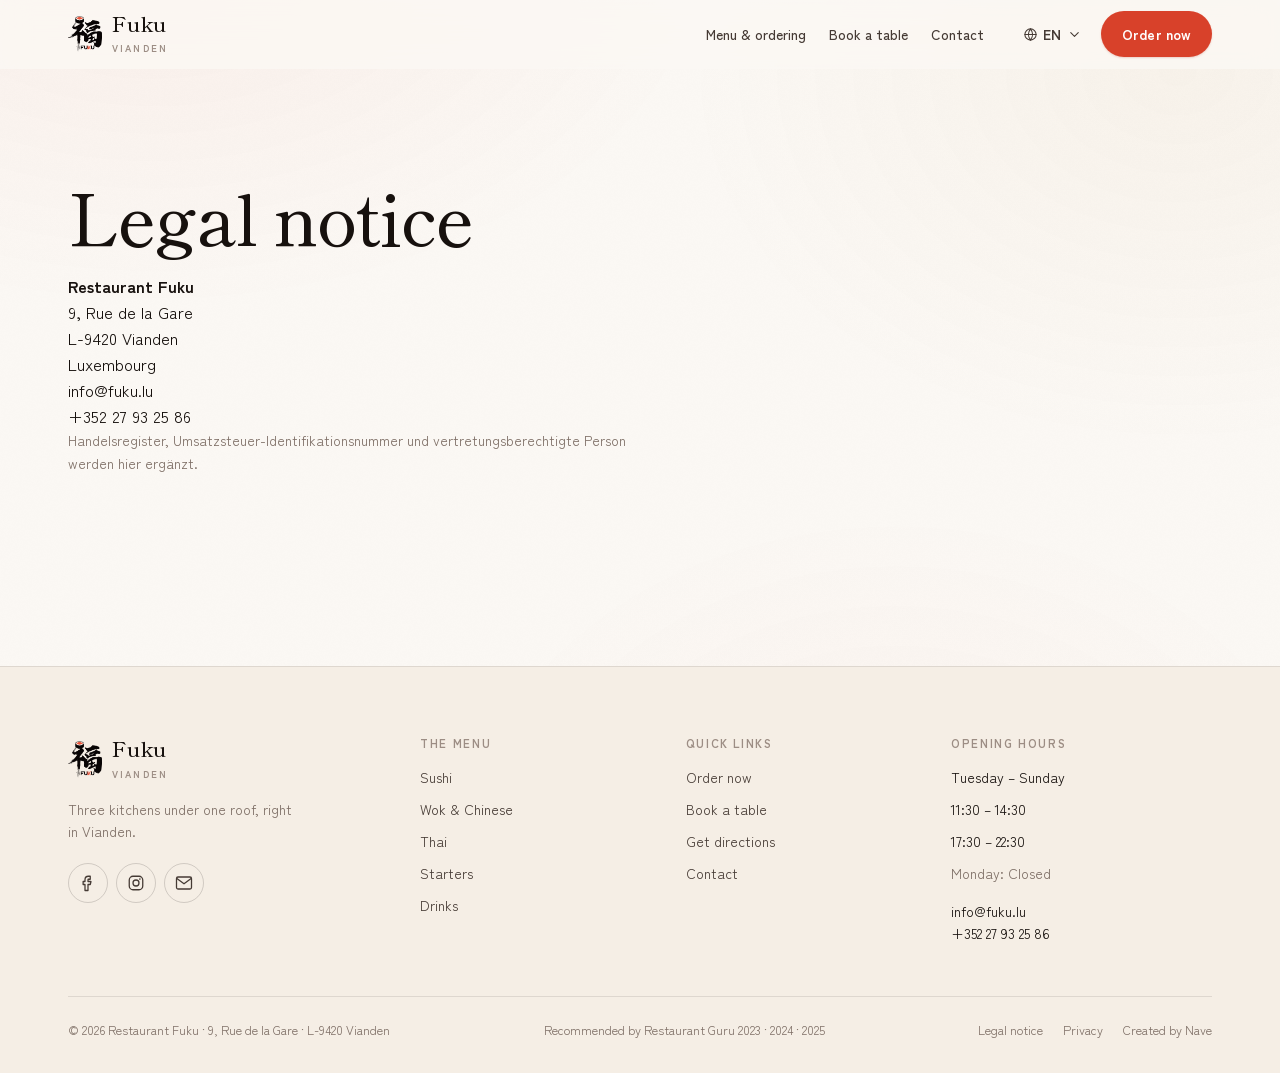
<file: neu/impressum.html>
<!doctype html>
<html lang="de">
  <head>
    <meta charset="utf-8" />
    <meta name="viewport" content="width=device-width, initial-scale=1, viewport-fit=cover" />
    <title>Impressum · Restaurant Fuku Vianden</title>
    <meta
      name="description"
      content="Impressum des Restaurant Fuku, 9 Rue de la Gare, L-9420 Vianden."
    />
    <!-- Vorschaubild beim Teilen des Links. Beim Umzug auf fuku.lu die
         Adresse auf https://fuku.lu/assets/img/og-fotowand.jpg ändern. -->
    <meta property="og:image" content="https://xjamie007.github.io/fuku-website/neu/assets/img/og-fotowand.jpg" />
    <meta property="og:image:width" content="1200" />
    <meta property="og:image:height" content="630" />
    <meta property="og:image:alt" content="Restaurant Fuku: Logo über einer Wand aus Gerichten des Restaurants" />
    <meta name="twitter:card" content="summary_large_image" />
    <meta name="theme-color" content="#fbf8f4" />
    <link rel="icon" href="assets/img/logo.png" />
    <link rel="apple-touch-icon" href="assets/img/logo.png" />
    <link rel="canonical" href="https://fuku.lu/impressum.html" />

    <link rel="preload" as="font" type="font/woff2" href="assets/fonts/shippori-mincho-b1-500-latin.woff2" crossorigin />
    <link rel="preload" as="font" type="font/woff2" href="assets/fonts/zen-kaku-gothic-new-400-latin.woff2" crossorigin />
    <link rel="stylesheet" href="assets/css/style.css?v=20261031x" />
  </head>

  <body>
    <a class="skip-link" href="#main" data-i18n="nav.skip">Zum Inhalt springen</a>

    <!-- ============================ Header ============================ -->
    <header class="header">
      <div class="wrap header__inner">
        <a class="brand" href="index.html" aria-label="Restaurant Fuku – Startseite">
          <img src="assets/img/logo.png" alt="" width="34" height="37" />
          <span>
            <span class="brand__name">Fuku</span>
            <span class="brand__sub">Vianden</span>
          </span>
        </a>

        <nav class="nav" aria-label="Hauptnavigation">
          <a href="bestellen.html" data-i18n="nav.order">Karte &amp; Bestellen</a>
          <a href="reservieren.html" data-i18n="nav.reserve">Reservieren</a>
          <a href="kontakt.html" data-i18n="nav.contact">Kontakt</a>
        </nav>

        <div class="header__actions">
          <div class="lang" data-lang-switcher>
            <button
              class="lang__toggle"
              type="button"
              aria-expanded="false"
              aria-haspopup="true"
              data-i18n-attr="aria-label:nav.chooseLanguage"
            >
              <svg class="icon" aria-hidden="true"><use href="#i-globe"></use></svg>
              <span data-lang-current>DE</span>
              <svg class="icon" aria-hidden="true"><use href="#i-chevron"></use></svg>
            </button>
            <div class="lang__menu" role="menu"></div>
          </div>

          <a class="btn btn--brand header__cta" href="bestellen.html" data-i18n="hero.cta">Jetzt bestellen</a>

          <button class="icon-btn burger" type="button" data-nav-open aria-expanded="false" data-i18n-attr="aria-label:nav.open">
            <svg class="icon" aria-hidden="true"><use href="#i-menu"></use></svg>
          </button>
        </div>
      </div>
    </header>

    <!-- ======================= Mobile Navigation ====================== -->
    <div class="mobile-nav" data-open="false">
      <div class="mobile-nav__top">
        <a class="brand" href="index.html">
          <img src="assets/img/logo.png" alt="" width="34" height="37" />
          <span class="brand__name">Fuku</span>
        </a>
        <button class="icon-btn" type="button" data-nav-close data-i18n-attr="aria-label:nav.close">
          <svg class="icon" aria-hidden="true"><use href="#i-close"></use></svg>
        </button>
      </div>

      <nav class="mobile-nav__links" aria-label="Navigation">
        <a href="index.html" data-i18n="nav.home">Startseite</a>
        <a href="bestellen.html" data-i18n="nav.order">Karte &amp; Bestellen</a>
        <a href="reservieren.html" data-i18n="nav.reserve">Reservieren</a>
        <a href="kontakt.html" data-i18n="nav.contact">Kontakt</a>
      </nav>

      <div class="mobile-nav__foot">
        <div class="filters" data-lang-inline></div>
        <a class="btn btn--brand btn--lg btn--block" href="bestellen.html" data-i18n="hero.cta">Jetzt bestellen</a>
      </div>
    </div>

    <main id="main">
      <section class="section">
        <div class="wrap">
          <article id="impressum" class="legal">
            <h1 data-i18n="footer.imprint">Impressum</h1>
            <p>
              <strong>Restaurant Fuku</strong><br />
              <span data-contact="address">9, Rue de la Gare<br />L-9420 Vianden</span><br />
              Luxembourg
            </p>
            <p><a data-contact="email" href="mailto:info@fuku.lu">info@fuku.lu</a><br /><a data-contact="phone" href="tel:+35227932586">+352 27 93 25 86</a></p>
            <!--
              TODO: Vom Restaurant ergänzen lassen – gesetzlich vorgeschrieben:
              Betreibergesellschaft und Rechtsform, vertretungsberechtigte Person,
              Handelsregisternummer (RCS), Umsatzsteuer-Identifikationsnummer,
              Betriebsgenehmigung (autorisation d'établissement).
            -->
            <p class="muted" style="font-size: var(--step--1)">
              Handelsregister, Umsatzsteuer-Identifikationsnummer und vertretungsberechtigte Person werden hier
              ergänzt.
            </p>
          </article>
        </div>
      </section>
    </main>

    <!-- ============================ Footer =========================== -->
    <footer class="footer">
      <div class="wrap">
        <div class="footer__grid">
          <div class="footer__brand">
            <a class="brand" href="index.html">
              <img src="assets/img/logo.png" alt="" width="34" height="37" />
              <span>
                <span class="brand__name">Fuku</span>
                <span class="brand__sub">Vianden</span>
              </span>
            </a>
            <p data-i18n="footer.tagline">
              Drei Küchen unter einem Dach, mitten in Vianden.
            </p>
            <div class="socials">
              <a href="https://www.facebook.com/Restaurant-Fuku-110551558349707/" target="_blank" rel="noopener" aria-label="Facebook">
                <svg class="icon" aria-hidden="true"><use href="#i-facebook"></use></svg>
              </a>
              <a href="https://www.instagram.com/restaurant_fuku/" target="_blank" rel="noopener" aria-label="Instagram">
                <svg class="icon" aria-hidden="true"><use href="#i-instagram"></use></svg>
              </a>
              <a data-contact="email" href="mailto:info@fuku.lu" aria-label="E-Mail">
                <svg class="icon" aria-hidden="true"><use href="#i-mail"></use></svg>
              </a>
            </div>
          </div>

          <div>
            <h4 data-i18n="footer.explore">Die Karte</h4>
            <div class="footer__links">
              <a href="bestellen.html#sushi" data-i18n="cat.sushi">Sushi</a>
              <a href="bestellen.html#chauds" data-i18n="cat.chauds">Wok &amp; Chinesisch</a>
              <a href="bestellen.html#thai" data-i18n="cat.thai">Thai</a>
              <a href="bestellen.html#entrees" data-i18n="cat.entrees">Vorspeisen</a>
              <a href="bestellen.html#boissons" data-i18n="cat.boissons">Getränke</a>
            </div>
          </div>

          <div>
            <h4 data-i18n="footer.visit">Schnell zu</h4>
            <div class="footer__links">
              <a href="bestellen.html" data-i18n="hero.cta">Jetzt bestellen</a>
              <a href="reservieren.html" data-i18n="reserve.ctaHome">Tisch reservieren</a>
              <a data-contact="route" href="#" data-i18n="home.info.route">Route planen</a>
              <a href="kontakt.html" data-i18n="nav.contact">Kontakt</a>
            </div>
          </div>

          <div>
            <h4 data-i18n="home.info.hours">Öffnungszeiten</h4>
            <div class="footer__links">
              <span data-i18n="days.tueSun">Dienstag – Sonntag</span>
              <span>11:30 – 14:30</span>
              <span>17:30 – 22:30</span>
              <span class="muted"><span data-i18n="days.mon">Montag</span>: <span data-i18n="days.closed">Geschlossen</span></span>
            </div>
            <p style="margin-top: 1rem; font-size: var(--step--1)">
              <a data-contact="email" href="mailto:info@fuku.lu">info@fuku.lu</a><br />
              <a data-contact="phone" href="tel:+35227932586">+352 27 93 25 86</a>
            </p>
          </div>
        </div>

        <div class="footer__bottom">
          <p>© <span data-year>2026</span> Restaurant Fuku · 9, Rue de la Gare · <span style="white-space: nowrap">L-9420 Vianden</span></p>
          <a href="https://restaurantguru.com/Restaurant-Fuku-a-Vianden-Vianden" target="_blank" rel="noopener">
            <span data-i18n="home.story.stat3">Empfohlen von Restaurant Guru</span> 2023 · 2024 · 2025
          </a>
          <nav aria-label="Rechtliches">
            <a href="impressum.html" data-i18n="footer.imprint">Impressum</a>
            <a href="datenschutz.html" data-i18n="footer.privacy">Datenschutz</a>
            <a href="https://nave.lu" target="_blank" rel="noopener">Created by Nave</a>
          </nav>
        </div>
      </div>
    </footer>

    <script type="module" src="assets/js/contact.js?v=20261031x"></script>
  </body>
</html>
</file>
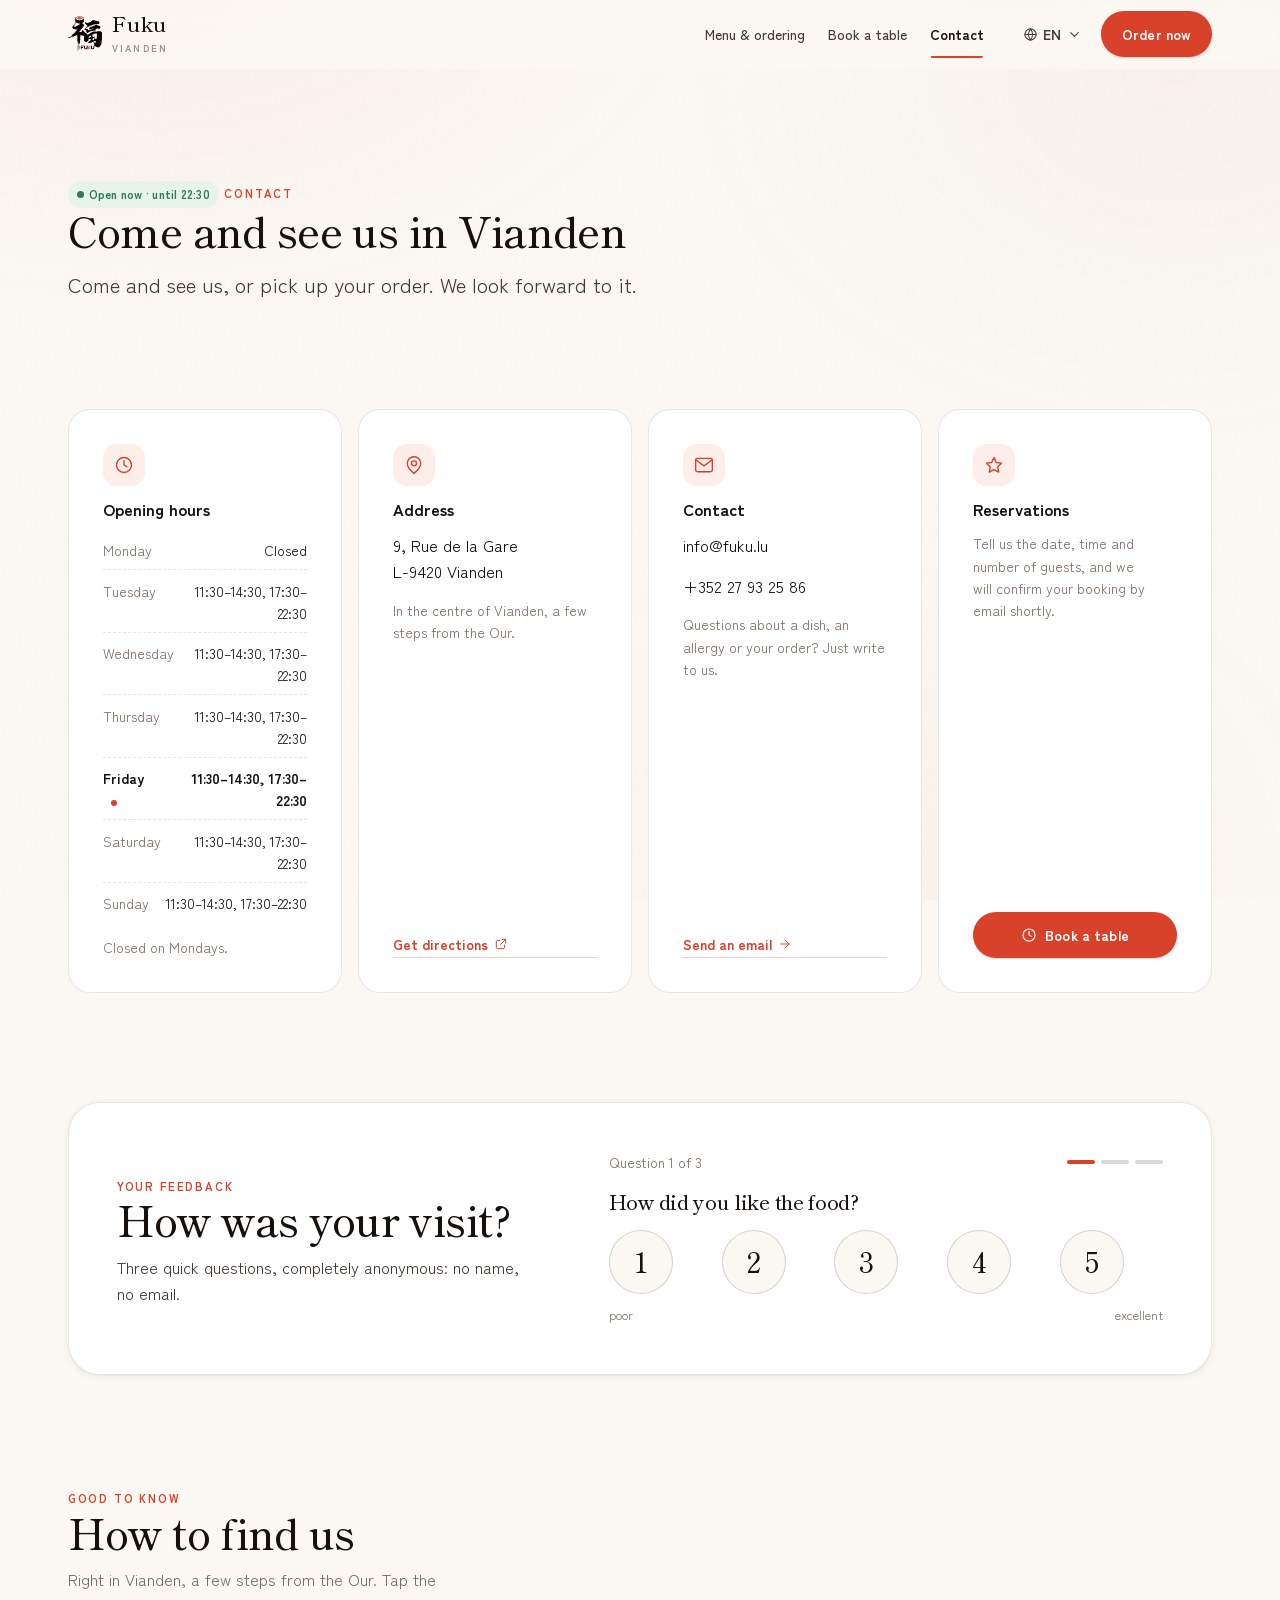
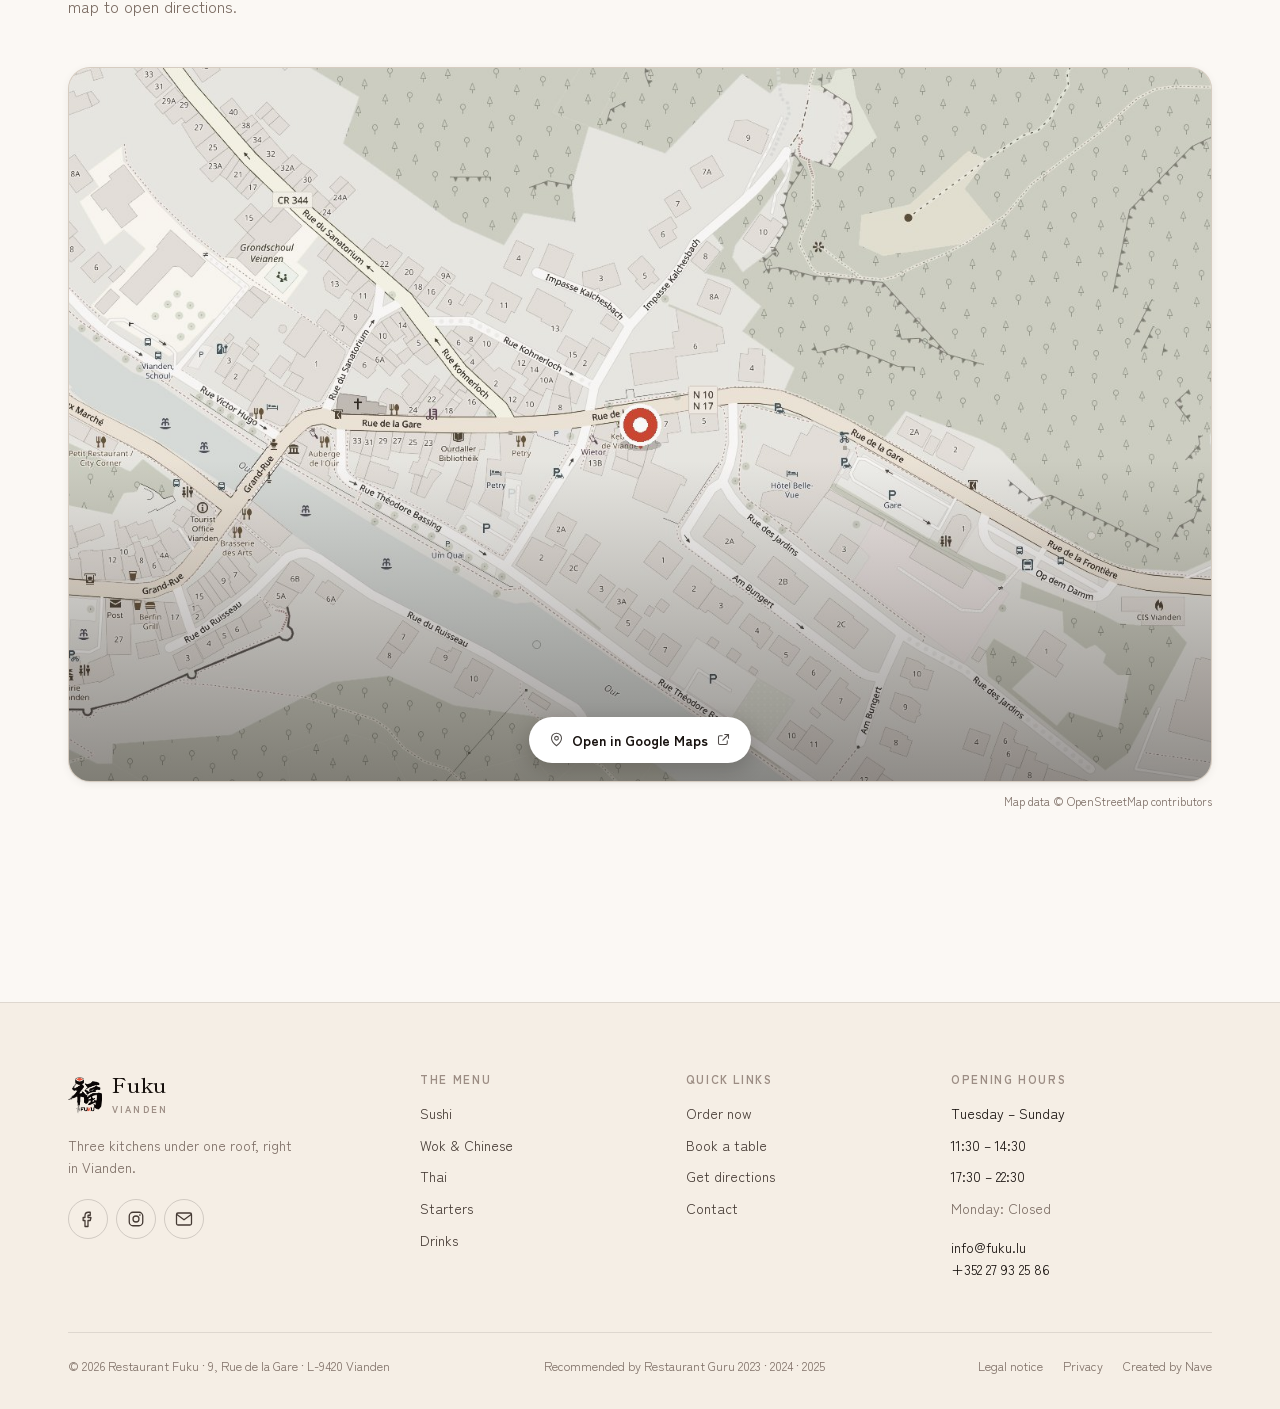
<file: neu/kontakt.html>
<!doctype html>
<html lang="de">
  <head>
    <meta charset="utf-8" />
    <meta name="viewport" content="width=device-width, initial-scale=1, viewport-fit=cover" />
    <title>Kontakt &amp; Anfahrt · Restaurant Fuku Vianden</title>
    <meta
      name="description"
      content="Adresse, Öffnungszeiten und Anfahrt zum Restaurant Fuku, 9 Rue de la Gare, L-9420 Vianden."
    />
    <!-- Vorschaubild beim Teilen des Links. Beim Umzug auf fuku.lu die
         Adresse auf https://fuku.lu/assets/img/og-fotowand.jpg ändern. -->
    <meta property="og:image" content="https://xjamie007.github.io/fuku-website/neu/assets/img/og-fotowand.jpg" />
    <meta property="og:image:width" content="1200" />
    <meta property="og:image:height" content="630" />
    <meta property="og:image:alt" content="Restaurant Fuku: Logo über einer Wand aus Gerichten des Restaurants" />
    <meta name="twitter:card" content="summary_large_image" />
    <meta name="theme-color" content="#fbf8f4" />
    <link rel="icon" href="assets/img/logo.png" />
    <link rel="apple-touch-icon" href="assets/img/logo.png" />
    <link rel="canonical" href="https://fuku.lu/kontakt.html" />

    <link rel="preload" as="font" type="font/woff2" href="assets/fonts/shippori-mincho-b1-500-latin.woff2" crossorigin />
    <link rel="preload" as="font" type="font/woff2" href="assets/fonts/zen-kaku-gothic-new-400-latin.woff2" crossorigin />
    <link rel="stylesheet" href="assets/css/style.css?v=20261031x" />
  </head>

  <body data-page="contact">
    <a class="skip-link" href="#main" data-i18n="nav.skip">Zum Inhalt springen</a>

    <!-- ============================ Header ============================ -->
    <header class="header">
      <div class="wrap header__inner">
        <a class="brand" href="index.html" aria-label="Restaurant Fuku – Startseite">
          <img src="assets/img/logo.png" alt="" width="34" height="37" />
          <span>
            <span class="brand__name">Fuku</span>
            <span class="brand__sub">Vianden</span>
          </span>
        </a>

        <nav class="nav" aria-label="Hauptnavigation">
          <a href="bestellen.html" data-i18n="nav.order">Karte &amp; Bestellen</a>
          <a href="reservieren.html" data-i18n="nav.reserve">Reservieren</a>
          <a href="kontakt.html" aria-current="page" data-i18n="nav.contact">Kontakt</a>
        </nav>

        <div class="header__actions">
          <div class="lang" data-lang-switcher>
            <button
              class="lang__toggle"
              type="button"
              aria-expanded="false"
              aria-haspopup="true"
              data-i18n-attr="aria-label:nav.chooseLanguage"
            >
              <svg class="icon" aria-hidden="true"><use href="#i-globe"></use></svg>
              <span data-lang-current>DE</span>
              <svg class="icon" aria-hidden="true"><use href="#i-chevron"></use></svg>
            </button>
            <div class="lang__menu" role="menu"></div>
          </div>

          <a class="btn btn--brand header__cta" href="bestellen.html" data-i18n="hero.cta">Jetzt bestellen</a>

          <button class="icon-btn burger" type="button" data-nav-open aria-expanded="false" data-i18n-attr="aria-label:nav.open">
            <svg class="icon" aria-hidden="true"><use href="#i-menu"></use></svg>
          </button>
        </div>
      </div>
    </header>

    <!-- ======================= Mobile Navigation ====================== -->
    <div class="mobile-nav" data-open="false">
      <div class="mobile-nav__top">
        <a class="brand" href="index.html">
          <img src="assets/img/logo.png" alt="" width="34" height="37" />
          <span class="brand__name">Fuku</span>
        </a>
        <button class="icon-btn" type="button" data-nav-close data-i18n-attr="aria-label:nav.close">
          <svg class="icon" aria-hidden="true"><use href="#i-close"></use></svg>
        </button>
      </div>

      <nav class="mobile-nav__links" aria-label="Navigation">
        <a href="index.html" data-i18n="nav.home">Startseite</a>
        <a href="bestellen.html" data-i18n="nav.order">Karte &amp; Bestellen</a>
        <a href="reservieren.html" data-i18n="nav.reserve">Reservieren</a>
        <a href="kontakt.html" aria-current="page" data-i18n="nav.contact">Kontakt</a>
      </nav>

      <div class="mobile-nav__foot">
        <div class="filters" data-lang-inline></div>
        <a class="btn btn--brand btn--lg btn--block" href="bestellen.html" data-i18n="hero.cta">Jetzt bestellen</a>
      </div>
    </div>

    <main id="main">
      <!-- ============================ Intro =========================== -->
      <section class="section" style="padding-bottom: 0">
        <div class="wrap">
          <div style="max-width: 44rem">
            <div class="hero__status">
              <span class="pill pill--closed" data-status-pill>
                <span class="dot"></span>
                <span data-status-label>Öffnungszeiten</span>
              </span>
              <span class="eyebrow" data-i18n="contact.eyebrow">Kontakt</span>
            </div>
            <h1 style="font-size: var(--step-3); margin-bottom: 1rem" data-i18n="contact.title">
              Besuchen Sie uns in Vianden
            </h1>
            <p class="lede" data-i18n="contact.text">
              Kommen Sie vorbei oder holen Sie Ihre Bestellung ab. Wir freuen uns auf Sie.
            </p>
          </div>
        </div>
      </section>

      <!-- ========================= Info-Karten ======================== -->
      <section class="section">
        <div class="wrap">
          <div class="info-grid" data-reveal>
            <article class="info-card">
              <span class="info-card__icon"><svg class="icon" aria-hidden="true"><use href="#i-clock"></use></svg></span>
              <h3 data-i18n="home.info.hours">Öffnungszeiten</h3>
              <dl class="hours" data-hours-list></dl>
              <p class="muted" style="font-size: var(--step--1)" data-i18n="home.info.hoursNote">Montags Ruhetag.</p>
            </article>

            <article class="info-card">
              <span class="info-card__icon"><svg class="icon" aria-hidden="true"><use href="#i-pin"></use></svg></span>
              <h3 data-i18n="home.info.address">Adresse</h3>
              <p data-contact="address">9, Rue de la Gare<br />L-9420 Vianden</p>
              <p class="muted" style="font-size: var(--step--1)" data-i18n="home.info.addressNote">
                Im Zentrum von Vianden, wenige Schritte von der Our.
              </p>
              <a class="link-arrow" data-contact="route" href="#" style="margin-top: auto">
                <span data-i18n="home.info.route">Route planen</span>
                <svg class="icon" aria-hidden="true"><use href="#i-external"></use></svg>
              </a>
            </article>

            <article class="info-card">
              <span class="info-card__icon"><svg class="icon" aria-hidden="true"><use href="#i-mail"></use></svg></span>
              <h3 data-i18n="home.info.contact">Kontakt</h3>
              <p><a data-contact="email" href="mailto:info@fuku.lu">info@fuku.lu</a></p>
              <p><a data-contact="phone" href="tel:+35227932586">+352 27 93 25 86</a></p>
              <p class="muted" style="font-size: var(--step--1)" data-i18n="home.info.contactNote">
                Fragen zu einem Gericht, zu Allergien oder zu Ihrer Bestellung? Schreiben Sie uns einfach.
              </p>
              <a class="link-arrow" data-contact="email" href="mailto:info@fuku.lu" style="margin-top: auto">
                <span data-i18n="contact.write">E-Mail schreiben</span>
                <svg class="icon" aria-hidden="true"><use href="#i-arrow"></use></svg>
              </a>
            </article>

            <article class="info-card">
              <span class="info-card__icon"><svg class="icon" aria-hidden="true"><use href="#i-star"></use></svg></span>
              <h3 data-i18n="contact.reserve">Reservierung</h3>
              <p class="muted" style="font-size: var(--step--1)" data-i18n="reserve.text">
                Sagen Sie uns Datum, Uhrzeit und Personenzahl, wir bestätigen Ihre Reservierung kurzfristig per E-Mail.
              </p>
              <a class="btn btn--brand" href="reservieren.html" style="margin-top: auto">
                <svg class="icon" aria-hidden="true"><use href="#i-clock"></use></svg>
                <span data-i18n="reserve.ctaHome">Tisch reservieren</span>
              </a>
            </article>
          </div>
        </div>
      </section>

      <!-- =========================== Feedback ========================= -->
      <section id="feedback" class="section" style="padding-top: 0">
        <div class="wrap">
          <div class="feedback" data-feedback data-reveal>
            <div class="feedback__intro">
              <span class="eyebrow" data-i18n="fb.eyebrow">Ihre Meinung</span>
              <h2 data-i18n="fb.title">Wie war es bei uns?</h2>
              <p data-i18n="fb.text">Drei kurze Fragen, ganz anonym: ohne Namen, ohne E-Mail.</p>
            </div>
            <div class="feedback__panel" data-feedback-panel aria-live="polite"></div>
          </div>
        </div>
      </section>

      <!-- ============================ Karte =========================== -->
      <section class="section" style="padding-top: 0">
        <div class="wrap">
          <div class="section-head" data-reveal>
            <div>
              <span class="eyebrow" data-i18n="home.info.eyebrow">Gut zu wissen</span>
              <h2 data-i18n="contact.mapTitle">So finden Sie uns</h2>
              <p data-i18n="contact.mapNote">
                Mitten in Vianden, wenige Schritte von der Our. Tippen Sie auf die Karte, dann öffnet sich die Route.
              </p>
            </div>
          </div>

          <!--
            Die Karte liegt als Bild im Projekt (tools/make-map.py) und ist
            deshalb sofort sichtbar, ohne dass eine Anfrage an einen fremden
            Server geht. Der Klick führt nach Google Maps.
          -->
          <figure class="map-frame" data-reveal>
            <a class="map-frame__link" data-contact="map" href="#">
              <img
                src="assets/img/karte-hell.jpg"
                alt="Lageplan: Restaurant Fuku, 9 Rue de la Gare in Vianden"
                width="1600"
                height="900"
                loading="lazy"
                decoding="async"
              />
              <span class="map-frame__cta">
                <svg class="icon" aria-hidden="true"><use href="#i-pin"></use></svg>
                <span data-i18n="contact.mapOpen">In Google Maps öffnen</span>
                <svg class="icon" aria-hidden="true"><use href="#i-external"></use></svg>
              </span>
            </a>
            <figcaption data-i18n="contact.mapCredit">Kartendaten © OpenStreetMap-Mitwirkende</figcaption>
          </figure>
        </div>
      </section>

    </main>

    <!-- ============================ Footer =========================== -->
    <footer class="footer">
      <div class="wrap">
        <div class="footer__grid">
          <div class="footer__brand">
            <a class="brand" href="index.html">
              <img src="assets/img/logo.png" alt="" width="34" height="37" />
              <span>
                <span class="brand__name">Fuku</span>
                <span class="brand__sub">Vianden</span>
              </span>
            </a>
            <p data-i18n="footer.tagline">
              Drei Küchen unter einem Dach, mitten in Vianden.
            </p>
            <div class="socials">
              <a href="https://www.facebook.com/Restaurant-Fuku-110551558349707/" target="_blank" rel="noopener" aria-label="Facebook">
                <svg class="icon" aria-hidden="true"><use href="#i-facebook"></use></svg>
              </a>
              <a href="https://www.instagram.com/restaurant_fuku/" target="_blank" rel="noopener" aria-label="Instagram">
                <svg class="icon" aria-hidden="true"><use href="#i-instagram"></use></svg>
              </a>
              <a data-contact="email" href="mailto:info@fuku.lu" aria-label="E-Mail">
                <svg class="icon" aria-hidden="true"><use href="#i-mail"></use></svg>
              </a>
            </div>
          </div>

          <div>
            <h4 data-i18n="footer.explore">Die Karte</h4>
            <div class="footer__links">
              <a href="bestellen.html#sushi" data-i18n="cat.sushi">Sushi</a>
              <a href="bestellen.html#chauds" data-i18n="cat.chauds">Wok &amp; Chinesisch</a>
              <a href="bestellen.html#thai" data-i18n="cat.thai">Thai</a>
              <a href="bestellen.html#entrees" data-i18n="cat.entrees">Vorspeisen</a>
              <a href="bestellen.html#boissons" data-i18n="cat.boissons">Getränke</a>
            </div>
          </div>

          <div>
            <h4 data-i18n="footer.visit">Schnell zu</h4>
            <div class="footer__links">
              <a href="bestellen.html" data-i18n="hero.cta">Jetzt bestellen</a>
              <a href="reservieren.html" data-i18n="reserve.ctaHome">Tisch reservieren</a>
              <a data-contact="route" href="#" data-i18n="home.info.route">Route planen</a>
              <a href="kontakt.html" data-i18n="nav.contact">Kontakt</a>
            </div>
          </div>

          <div>
            <h4 data-i18n="home.info.hours">Öffnungszeiten</h4>
            <div class="footer__links">
              <span data-i18n="days.tueSun">Dienstag – Sonntag</span>
              <span>11:30 – 14:30</span>
              <span>17:30 – 22:30</span>
              <span class="muted"><span data-i18n="days.mon">Montag</span>: <span data-i18n="days.closed">Geschlossen</span></span>
            </div>
            <p style="margin-top: 1rem; font-size: var(--step--1)">
              <a data-contact="email" href="mailto:info@fuku.lu">info@fuku.lu</a><br />
              <a data-contact="phone" href="tel:+35227932586">+352 27 93 25 86</a>
            </p>
          </div>
        </div>

        <div class="footer__bottom">
          <p>© <span data-year>2026</span> Restaurant Fuku · 9, Rue de la Gare · <span style="white-space: nowrap">L-9420 Vianden</span></p>
          <a href="https://restaurantguru.com/Restaurant-Fuku-a-Vianden-Vianden" target="_blank" rel="noopener">
            <span data-i18n="home.story.stat3">Empfohlen von Restaurant Guru</span> 2023 · 2024 · 2025
          </a>
          <nav aria-label="Rechtliches">
            <a href="impressum.html" data-i18n="footer.imprint">Impressum</a>
            <a href="datenschutz.html" data-i18n="footer.privacy">Datenschutz</a>
            <a href="https://nave.lu" target="_blank" rel="noopener">Created by Nave</a>
          </nav>
        </div>
      </div>
    </footer>

    <script type="module" src="assets/js/contact.js?v=20261031x"></script>
  </body>
</html>
</file>
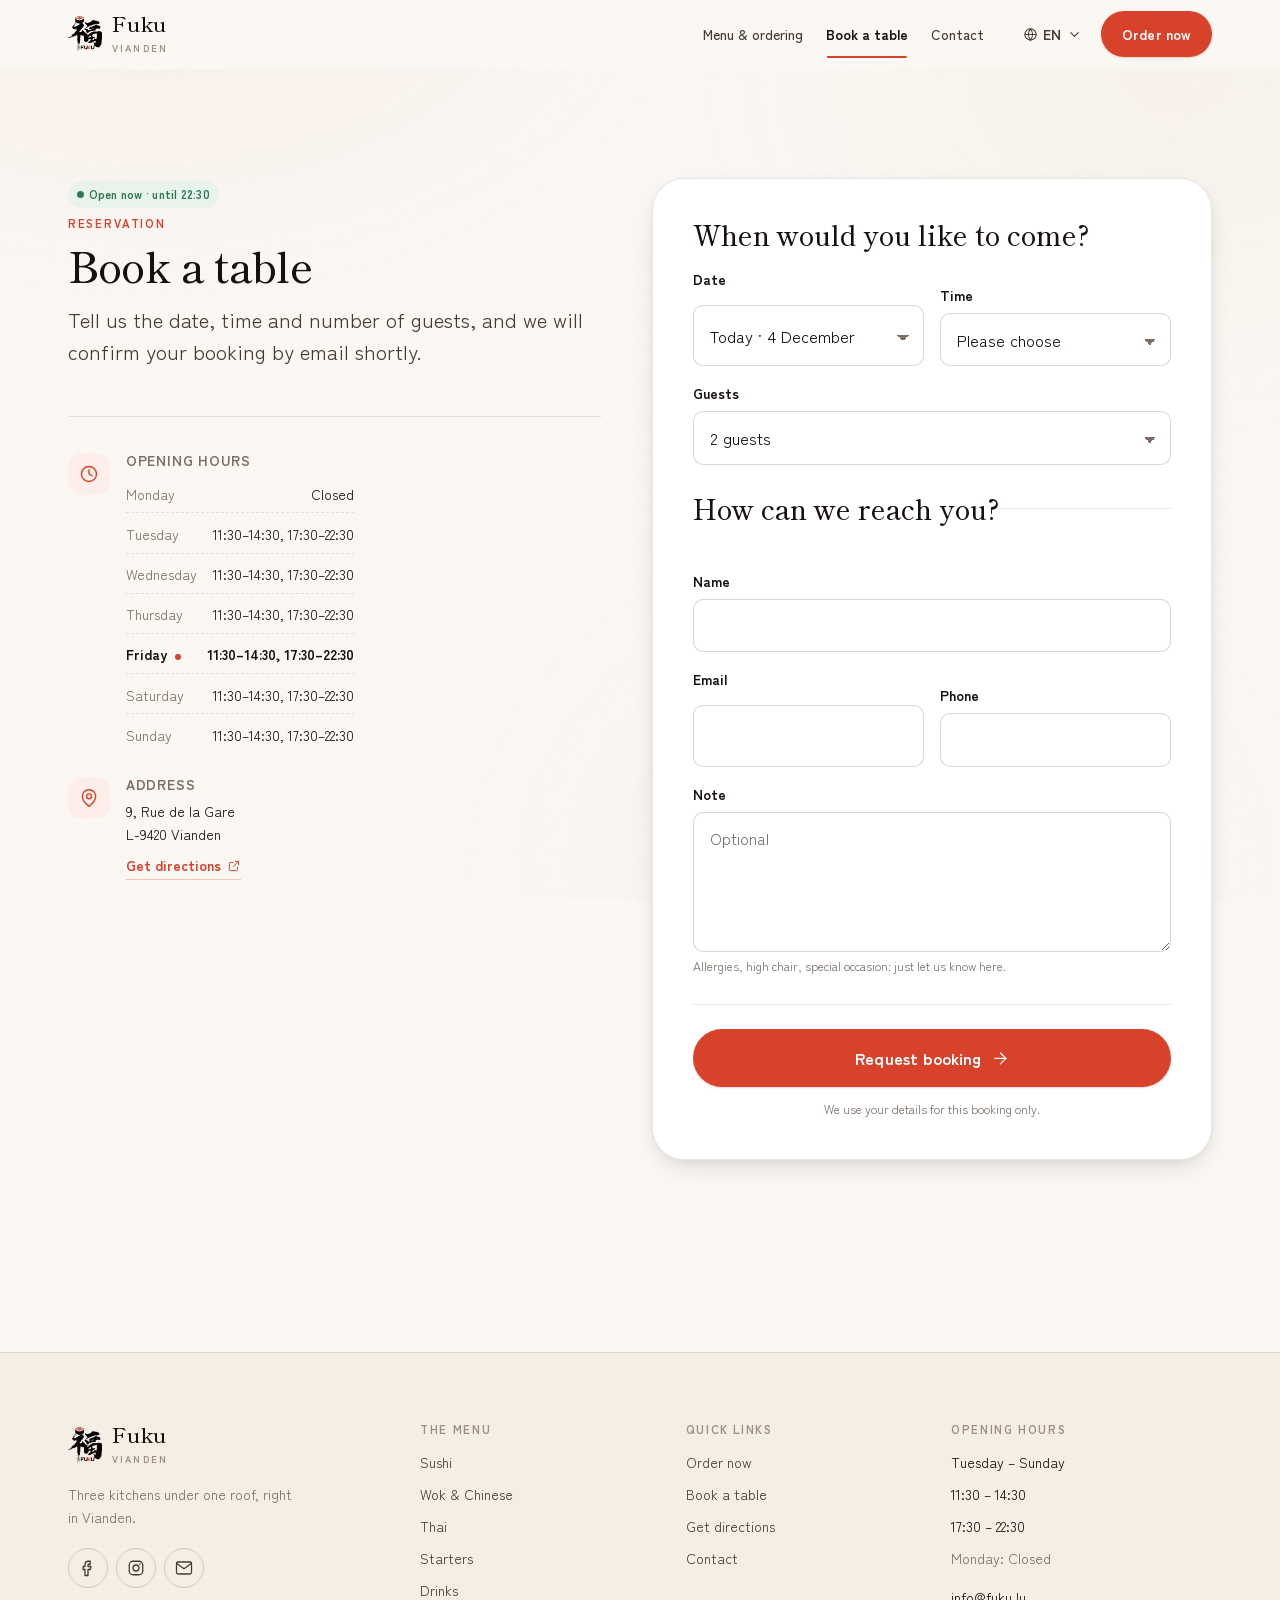
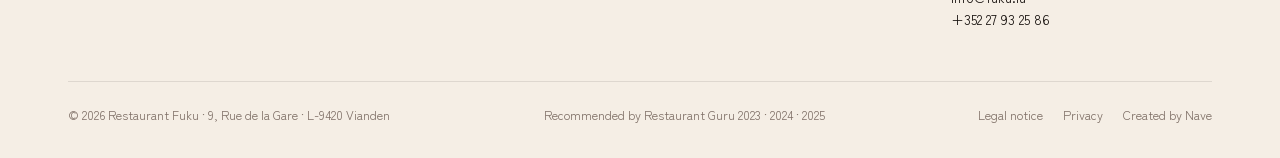
<file: neu/reservieren.html>
<!doctype html>
<html lang="de">
  <head>
    <meta charset="utf-8" />
    <meta name="viewport" content="width=device-width, initial-scale=1, viewport-fit=cover" />
    <title>Tisch reservieren · Restaurant Fuku Vianden</title>
    <meta
      name="description"
      content="Reservieren Sie online einen Tisch im Restaurant Fuku in Vianden: Datum, Uhrzeit und Personenzahl in einem Schritt."
    />
    <!-- Vorschaubild beim Teilen des Links. Beim Umzug auf fuku.lu die
         Adresse auf https://fuku.lu/assets/img/og-fotowand.jpg ändern. -->
    <meta property="og:image" content="https://xjamie007.github.io/fuku-website/neu/assets/img/og-fotowand.jpg" />
    <meta property="og:image:width" content="1200" />
    <meta property="og:image:height" content="630" />
    <meta property="og:image:alt" content="Restaurant Fuku: Logo über einer Wand aus Gerichten des Restaurants" />
    <meta name="twitter:card" content="summary_large_image" />
    <meta name="theme-color" content="#fbf8f4" />
    <meta name="robots" content="index, follow" />
    <link rel="icon" href="assets/img/logo.png" />
    <link rel="apple-touch-icon" href="assets/img/logo.png" />
    <link rel="canonical" href="https://fuku.lu/reservieren.html" />

    <link rel="preload" as="font" type="font/woff2" href="assets/fonts/shippori-mincho-b1-500-latin.woff2" crossorigin />
    <link rel="preload" as="font" type="font/woff2" href="assets/fonts/zen-kaku-gothic-new-400-latin.woff2" crossorigin />
    <link rel="stylesheet" href="assets/css/style.css?v=20261031x" />
  </head>

  <body data-page="reserve">
    <a class="skip-link" href="#main" data-i18n="nav.skip">Zum Inhalt springen</a>

    <!-- ============================ Header ============================ -->
    <header class="header">
      <div class="wrap header__inner">
        <a class="brand" href="index.html" aria-label="Restaurant Fuku – Startseite">
          <img src="assets/img/logo.png" alt="" width="34" height="37" />
          <span>
            <span class="brand__name">Fuku</span>
            <span class="brand__sub">Vianden</span>
          </span>
        </a>

        <nav class="nav" aria-label="Hauptnavigation">
          <a href="bestellen.html" data-i18n="nav.order">Karte &amp; Bestellen</a>
          <a href="reservieren.html" aria-current="page" data-i18n="nav.reserve">Reservieren</a>
          <a href="kontakt.html" data-i18n="nav.contact">Kontakt</a>
        </nav>

        <div class="header__actions">
          <div class="lang" data-lang-switcher>
            <button
              class="lang__toggle"
              type="button"
              aria-expanded="false"
              aria-haspopup="true"
              data-i18n-attr="aria-label:nav.chooseLanguage"
            >
              <svg class="icon" aria-hidden="true"><use href="#i-globe"></use></svg>
              <span data-lang-current>DE</span>
              <svg class="icon" aria-hidden="true"><use href="#i-chevron"></use></svg>
            </button>
            <div class="lang__menu" role="menu"></div>
          </div>

          <a class="btn btn--brand header__cta" href="bestellen.html" data-i18n="hero.cta">Jetzt bestellen</a>

          <button class="icon-btn burger" type="button" data-nav-open aria-expanded="false" data-i18n-attr="aria-label:nav.open">
            <svg class="icon" aria-hidden="true"><use href="#i-menu"></use></svg>
          </button>
        </div>
      </div>
    </header>

    <!-- ======================= Mobile Navigation ====================== -->
    <div class="mobile-nav" data-open="false">
      <div class="mobile-nav__top">
        <a class="brand" href="index.html">
          <img src="assets/img/logo.png" alt="" width="34" height="37" />
          <span class="brand__name">Fuku</span>
        </a>
        <button class="icon-btn" type="button" data-nav-close data-i18n-attr="aria-label:nav.close">
          <svg class="icon" aria-hidden="true"><use href="#i-close"></use></svg>
        </button>
      </div>

      <nav class="mobile-nav__links" aria-label="Navigation">
        <a href="index.html" data-i18n="nav.home">Startseite</a>
        <a href="bestellen.html" data-i18n="nav.order">Karte &amp; Bestellen</a>
        <a href="reservieren.html" aria-current="page" data-i18n="nav.reserve">Reservieren</a>
        <a href="kontakt.html" data-i18n="nav.contact">Kontakt</a>
      </nav>

      <div class="mobile-nav__foot">
        <div class="filters" data-lang-inline></div>
        <a class="btn btn--brand btn--lg btn--block" href="bestellen.html" data-i18n="hero.cta">Jetzt bestellen</a>
      </div>
    </div>

    <main id="main">
      <section class="section reserve">
        <div class="wrap reserve__grid">
          <!-- ------------------------- Einleitung ------------------------ -->
          <div class="reserve__intro">
            <div class="hero__status">
              <span class="pill pill--closed" data-status-pill>
                <span class="dot"></span>
                <span data-status-label>Öffnungszeiten</span>
              </span>
            </div>

            <span class="eyebrow" data-i18n="reserve.eyebrow">Reservierung</span>
            <h1 data-i18n="reserve.title">Einen Tisch reservieren</h1>
            <p class="lede" data-i18n="reserve.text">
              Sagen Sie uns Datum, Uhrzeit und Personenzahl, wir bestätigen Ihre Reservierung kurzfristig per E-Mail.
            </p>

            <div class="reserve__facts">
              <div>
                <span class="info-card__icon"><svg class="icon" aria-hidden="true"><use href="#i-clock"></use></svg></span>
                <div>
                  <h3 data-i18n="home.info.hours">Öffnungszeiten</h3>
                  <dl class="hours" data-hours-list></dl>
                </div>
              </div>

              <div>
                <span class="info-card__icon"><svg class="icon" aria-hidden="true"><use href="#i-pin"></use></svg></span>
                <div>
                  <h3 data-i18n="home.info.address">Adresse</h3>
                  <p data-contact="address">9, Rue de la Gare<br />L-9420 Vianden</p>
                  <a class="link-arrow" data-contact="route" href="#">
                    <span data-i18n="home.info.route">Route planen</span>
                    <svg class="icon" aria-hidden="true"><use href="#i-external"></use></svg>
                  </a>
                </div>
              </div>
            </div>
          </div>

          <!-- -------------------------- Formular ------------------------- -->
          <div class="reserve__panel" data-reserve-panel>
            <form class="reserve-form" data-reserve-form novalidate>
              <fieldset>
                <legend data-i18n="reserve.when">Wann möchten Sie kommen?</legend>

                <div class="field-row">
                  <div class="field">
                    <label for="res-date" data-i18n="reserve.date">Datum</label>
                    <select id="res-date" name="date" required></select>
                    <small class="field__error" data-error-for="date"></small>
                  </div>

                  <div class="field">
                    <label for="res-time" data-i18n="reserve.time">Uhrzeit</label>
                    <select id="res-time" name="time" required></select>
                    <small class="field__error" data-error-for="time"></small>
                  </div>
                </div>

                <div class="field">
                  <label for="res-guests" data-i18n="reserve.guests">Personen</label>
                  <select id="res-guests" name="guests" required></select>
                  <small class="field__error" data-error-for="guests"></small>
                </div>

                <p class="field__hint field__hint--warn" data-large-group hidden>
                  <span data-i18n="reserve.moreGuestsHint">
                    Für größere Gruppen schreiben Sie uns bitte direkt, wir finden eine Lösung.
                  </span>
                  <a data-contact="email" href="mailto:info@fuku.lu">info@fuku.lu</a>
                </p>
              </fieldset>

              <fieldset>
                <legend data-i18n="reserve.who">Wie erreichen wir Sie?</legend>

                <div class="field">
                  <label for="res-name" data-i18n="reserve.name">Name</label>
                  <input id="res-name" name="name" type="text" autocomplete="name" required />
                  <small class="field__error" data-error-for="name"></small>
                </div>

                <div class="field-row">
                  <div class="field">
                    <label for="res-email" data-i18n="reserve.email">E-Mail</label>
                    <input id="res-email" name="email" type="email" autocomplete="email" inputmode="email" required />
                    <small class="field__error" data-error-for="email"></small>
                  </div>

                  <div class="field">
                    <label for="res-phone" data-i18n="reserve.phone">Telefon</label>
                    <input id="res-phone" name="phone" type="tel" autocomplete="tel" inputmode="tel" required />
                    <small class="field__error" data-error-for="phone"></small>
                  </div>
                </div>

                <div class="field">
                  <label for="res-notes" data-i18n="reserve.notes">Anmerkung</label>
                  <textarea
                    id="res-notes"
                    name="notes"
                    rows="3"
                    maxlength="1000"
                    placeholder="Optional"
                    data-i18n-attr="placeholder:reserve.notesPlaceholder"
                  ></textarea>
                  <small class="field__hint" data-i18n="reserve.notesHint">
                    Allergien, Kinderstuhl, besonderer Anlass: gern hier notieren.
                  </small>
                </div>
              </fieldset>

              <!--
                Honigtopf gegen Bots: für Menschen unsichtbar und nicht per
                Tastatur erreichbar. Wird das Feld ausgefüllt, verwirft der
                Server die Anfrage stillschweigend.
              -->
              <div class="honeypot" aria-hidden="true">
                <label for="res-website">Website</label>
                <input id="res-website" name="website" type="text" tabindex="-1" autocomplete="off" />
              </div>

              <div class="reserve-form__foot">
                <button class="btn btn--brand btn--lg btn--block" type="submit" data-reserve-submit>
                  <span data-i18n="reserve.submit">Reservierung anfragen</span>
                  <svg class="icon" aria-hidden="true"><use href="#i-arrow"></use></svg>
                </button>
                <p class="field__hint" data-i18n="reserve.legal">
                  Ihre Angaben verwenden wir ausschließlich für diese Reservierung.
                </p>
              </div>

              <div data-reserve-status hidden aria-live="polite"></div>
            </form>
          </div>
        </div>
      </section>
    </main>

    <!-- ============================ Footer =========================== -->
    <footer class="footer">
      <div class="wrap">
        <div class="footer__grid">
          <div class="footer__brand">
            <a class="brand" href="index.html">
              <img src="assets/img/logo.png" alt="" width="34" height="37" />
              <span>
                <span class="brand__name">Fuku</span>
                <span class="brand__sub">Vianden</span>
              </span>
            </a>
            <p data-i18n="footer.tagline">
              Drei Küchen unter einem Dach, mitten in Vianden.
            </p>
            <div class="socials">
              <a href="https://www.facebook.com/Restaurant-Fuku-110551558349707/" target="_blank" rel="noopener" aria-label="Facebook">
                <svg class="icon" aria-hidden="true"><use href="#i-facebook"></use></svg>
              </a>
              <a href="https://www.instagram.com/restaurant_fuku/" target="_blank" rel="noopener" aria-label="Instagram">
                <svg class="icon" aria-hidden="true"><use href="#i-instagram"></use></svg>
              </a>
              <a data-contact="email" href="mailto:info@fuku.lu" aria-label="E-Mail">
                <svg class="icon" aria-hidden="true"><use href="#i-mail"></use></svg>
              </a>
            </div>
          </div>

          <div>
            <h4 data-i18n="footer.explore">Die Karte</h4>
            <div class="footer__links">
              <a href="bestellen.html#sushi" data-i18n="cat.sushi">Sushi</a>
              <a href="bestellen.html#chauds" data-i18n="cat.chauds">Wok &amp; Chinesisch</a>
              <a href="bestellen.html#thai" data-i18n="cat.thai">Thai</a>
              <a href="bestellen.html#entrees" data-i18n="cat.entrees">Vorspeisen</a>
              <a href="bestellen.html#boissons" data-i18n="cat.boissons">Getränke</a>
            </div>
          </div>

          <div>
            <h4 data-i18n="footer.visit">Schnell zu</h4>
            <div class="footer__links">
              <a href="bestellen.html" data-i18n="hero.cta">Jetzt bestellen</a>
              <a href="reservieren.html" data-i18n="reserve.ctaHome">Tisch reservieren</a>
              <a data-contact="route" href="#" data-i18n="home.info.route">Route planen</a>
              <a href="kontakt.html" data-i18n="nav.contact">Kontakt</a>
            </div>
          </div>

          <div>
            <h4 data-i18n="home.info.hours">Öffnungszeiten</h4>
            <div class="footer__links">
              <span data-i18n="days.tueSun">Dienstag – Sonntag</span>
              <span>11:30 – 14:30</span>
              <span>17:30 – 22:30</span>
              <span class="muted"><span data-i18n="days.mon">Montag</span>: <span data-i18n="days.closed">Geschlossen</span></span>
            </div>
            <p style="margin-top: 1rem; font-size: var(--step--1)">
              <a data-contact="email" href="mailto:info@fuku.lu">info@fuku.lu</a><br />
              <a data-contact="phone" href="tel:+35227932586">+352 27 93 25 86</a>
            </p>
          </div>
        </div>

        <div class="footer__bottom">
          <p>© <span data-year>2026</span> Restaurant Fuku · 9, Rue de la Gare · <span style="white-space: nowrap">L-9420 Vianden</span></p>
          <a href="https://restaurantguru.com/Restaurant-Fuku-a-Vianden-Vianden" target="_blank" rel="noopener">
            <span data-i18n="home.story.stat3">Empfohlen von Restaurant Guru</span> 2023 · 2024 · 2025
          </a>
          <nav aria-label="Rechtliches">
            <a href="impressum.html" data-i18n="footer.imprint">Impressum</a>
            <a href="datenschutz.html" data-i18n="footer.privacy">Datenschutz</a>
            <a href="https://nave.lu" target="_blank" rel="noopener">Created by Nave</a>
          </nav>
        </div>
      </div>
    </footer>

    <script type="module" src="assets/js/reserve.js?v=20261031x"></script>
  </body>
</html>
</file>
<file: assets/css/style.css>
@import url('../fonts/fonts.css');

/* ==================================================================
   Restaurant Fuku – Design-System
   Warmes Papier, Tusche-Schwarz, Zinnober aus dem Logo.
   ================================================================== */

:root {
  /* Farben ------------------------------------------------------- */
  --ink: #17110e;
  --ink-soft: #453a34;
  --muted: #7d6e65;
  --muted-2: #9c8d84;

  --paper: #fbf8f4;
  --paper-warm: #f5eee5;
  --paper-deep: #ece2d5;
  --surface: #ffffff;

  --brand: #d8412a;
  --brand-deep: #ae2f1c;
  --brand-tint: #fdeeea;
  --brand-ring: rgba(216, 65, 42, 0.28);

  --gold: #b8873c;
  --green: #2f7a53;
  --green-tint: #e8f3ec;

  --line: rgba(23, 17, 14, 0.1);
  --line-strong: rgba(23, 17, 14, 0.16);

  /* Typografie --------------------------------------------------- */
  --font-display: 'Instrument Serif', 'Iowan Old Style', Georgia, serif;
  --font-sans: 'Inter', -apple-system, BlinkMacSystemFont, 'Segoe UI', Roboto, sans-serif;

  --step--1: clamp(0.8rem, 0.77rem + 0.13vw, 0.875rem);
  --step-0: clamp(0.95rem, 0.92rem + 0.15vw, 1.02rem);
  --step-1: clamp(1.1rem, 1.04rem + 0.3vw, 1.3rem);
  --step-2: clamp(1.35rem, 1.22rem + 0.62vw, 1.75rem);
  --step-3: clamp(1.75rem, 1.45rem + 1.5vw, 2.75rem);
  --step-4: clamp(2.4rem, 1.7rem + 3.4vw, 5rem);

  /* Form --------------------------------------------------------- */
  --r-xs: 6px;
  --r-sm: 10px;
  --r-md: 14px;
  --r-lg: 22px;
  --r-xl: 32px;
  --r-full: 999px;

  --shadow-xs: 0 1px 2px rgba(23, 17, 14, 0.06);
  --shadow-sm: 0 2px 8px rgba(23, 17, 14, 0.06), 0 1px 2px rgba(23, 17, 14, 0.04);
  --shadow-md: 0 10px 30px -12px rgba(23, 17, 14, 0.22), 0 2px 8px rgba(23, 17, 14, 0.05);
  --shadow-lg: 0 28px 60px -24px rgba(23, 17, 14, 0.32), 0 4px 14px rgba(23, 17, 14, 0.06);

  --wrap: 1220px;
  --gutter: clamp(1.1rem, 0.6rem + 2.2vw, 2.5rem);
  --header-h: 68px;

  --ease: cubic-bezier(0.2, 0.7, 0.25, 1);
  --ease-out: cubic-bezier(0.16, 1, 0.3, 1);
}

/* ------------------------------------------------------------------
   Reset & Basis
   ------------------------------------------------------------------ */
*,
*::before,
*::after {
  box-sizing: border-box;
}

* {
  margin: 0;
}

html {
  -webkit-text-size-adjust: 100%;
  scroll-behavior: smooth;
  scroll-padding-top: calc(var(--header-h) + 1rem);
}

body {
  min-height: 100dvh;
  background: var(--paper);
  color: var(--ink);
  font-family: var(--font-sans);
  font-size: var(--step-0);
  line-height: 1.6;
  font-feature-settings: 'cv05' 1, 'ss03' 1;
  -webkit-font-smoothing: antialiased;
  text-rendering: optimizeLegibility;
  overflow-x: hidden;
}

body.is-locked {
  overflow: hidden;
}

img,
svg,
video {
  display: block;
  max-width: 100%;
}

/* Grundgrösse für alle Symbole. Ohne sie fällt ein SVG ohne eigene Masse
   auf die Standardgrösse 300×150 zurück – einzelne Stellen überschreiben
   den Wert bewusst. */
.icon {
  width: 1.15em;
  height: 1.15em;
  flex: none;
}

/* Das hidden-Attribut muss jede display-Regel schlagen, sonst bleiben per
   JavaScript ausgeblendete Elemente sichtbar. */
[hidden] {
  display: none !important;
}

/* Emoji in Kategorien und Chips.
   Eigene Schriftliste, damit Linux und Windows nicht auf eine Textvariante
   ohne Farbe zurückfallen. `line-height: 1` verhindert, dass die höheren
   Emoji-Glyphen die Zeile auseinanderdrücken. */
.emoji {
  font-family: 'Apple Color Emoji', 'Segoe UI Emoji', 'Noto Color Emoji', sans-serif;
  font-size: 1em;
  line-height: 1;
  flex: none;
  display: inline-block;
  transform: translateY(-0.02em);
}

img {
  height: auto;
}

button,
input,
select,
textarea {
  font: inherit;
  color: inherit;
}

button {
  background: none;
  border: 0;
  cursor: pointer;
}

a {
  color: inherit;
  text-decoration: none;
}

ul,
ol {
  list-style: none;
  padding: 0;
}

:focus-visible {
  outline: 2px solid var(--brand);
  outline-offset: 3px;
  border-radius: var(--r-xs);
}

::selection {
  background: var(--brand);
  color: #fff;
}

/* ------------------------------------------------------------------
   Typografie
   ------------------------------------------------------------------ */
h1,
h2,
h3,
h4 {
  font-family: var(--font-display);
  font-weight: 400;
  line-height: 1.06;
  letter-spacing: -0.015em;
  text-wrap: balance;
}

h1 {
  font-size: var(--step-4);
}
h2 {
  font-size: var(--step-3);
}
h3 {
  font-size: var(--step-2);
}

p {
  text-wrap: pretty;
}

.eyebrow {
  font-family: var(--font-sans);
  font-size: 0.72rem;
  font-weight: 600;
  letter-spacing: 0.16em;
  text-transform: uppercase;
  color: var(--brand);
}

.lede {
  font-size: var(--step-1);
  line-height: 1.55;
  color: var(--ink-soft);
}

.muted {
  color: var(--muted);
}

.serif-em {
  font-style: italic;
}

.sr-only {
  position: absolute;
  width: 1px;
  height: 1px;
  padding: 0;
  overflow: hidden;
  clip: rect(0 0 0 0);
  clip-path: inset(50%);
  white-space: nowrap;
  border: 0;
}

.skip-link {
  position: fixed;
  top: 0.5rem;
  left: 50%;
  translate: -50% -200%;
  z-index: 200;
  padding: 0.7rem 1.2rem;
  background: var(--ink);
  color: var(--paper);
  border-radius: var(--r-full);
  font-size: var(--step--1);
  font-weight: 600;
  transition: translate 0.2s var(--ease);
}

.skip-link:focus-visible {
  translate: -50% 0;
}

/* ------------------------------------------------------------------
   Layout-Hilfen
   ------------------------------------------------------------------ */
.wrap {
  width: 100%;
  max-width: var(--wrap);
  margin-inline: auto;
  padding-inline: var(--gutter);
}

.wrap-wide {
  max-width: 1560px;
}

.section {
  padding-block: clamp(3.5rem, 2rem + 6vw, 7rem);
}

.section-head {
  display: flex;
  flex-wrap: wrap;
  align-items: flex-end;
  justify-content: space-between;
  gap: 1.25rem 2rem;
  margin-bottom: clamp(1.75rem, 1rem + 2.5vw, 3rem);
}

.section-head p {
  max-width: 46ch;
  color: var(--muted);
  margin-top: 0.75rem;
}

.rule {
  height: 1px;
  background: var(--line);
  border: 0;
}

/* ------------------------------------------------------------------
   Buttons
   ------------------------------------------------------------------ */
.btn {
  --btn-bg: var(--ink);
  --btn-fg: var(--paper);
  display: inline-flex;
  align-items: center;
  justify-content: center;
  gap: 0.55em;
  padding: 0.82em 1.5em;
  min-height: 46px;
  border-radius: var(--r-full);
  background: var(--btn-bg);
  color: var(--btn-fg);
  font-size: var(--step--1);
  font-weight: 600;
  letter-spacing: 0.01em;
  white-space: nowrap;
  transition: transform 0.18s var(--ease), box-shadow 0.18s var(--ease), background-color 0.18s var(--ease),
    color 0.18s var(--ease), border-color 0.18s var(--ease);
}

.btn:hover {
  transform: translateY(-1px);
  box-shadow: var(--shadow-md);
}

.btn:active {
  transform: translateY(0);
}

.btn--brand {
  --btn-bg: var(--brand);
  --btn-fg: #fff;
  box-shadow: 0 1px 2px rgba(174, 47, 28, 0.2);
}

.btn--brand:hover {
  --btn-bg: var(--brand-deep);
}

.btn--ghost {
  --btn-bg: transparent;
  --btn-fg: var(--ink);
  border: 1px solid var(--line-strong);
}

.btn--ghost:hover {
  --btn-bg: var(--surface);
  border-color: var(--ink);
}

.btn--light {
  --btn-bg: rgba(255, 255, 255, 0.14);
  --btn-fg: #fff;
  border: 1px solid rgba(255, 255, 255, 0.35);
  backdrop-filter: blur(6px);
}

.btn--light:hover {
  --btn-bg: #fff;
  --btn-fg: var(--ink);
}

.btn--lg {
  padding: 1em 1.9em;
  min-height: 54px;
  font-size: var(--step-0);
}

.btn--block {
  width: 100%;
}

.btn .icon {
  width: 1.15em;
  height: 1.15em;
  flex: none;
}

.link-arrow {
  display: inline-flex;
  align-items: center;
  gap: 0.45em;
  font-size: var(--step--1);
  font-weight: 600;
  color: var(--brand);
  padding-bottom: 2px;
  border-bottom: 1px solid var(--brand-ring);
  transition: gap 0.2s var(--ease), border-color 0.2s var(--ease);
}

.link-arrow:hover {
  gap: 0.8em;
  border-color: var(--brand);
}

.link-arrow .icon {
  width: 1em;
  height: 1em;
}

/* ------------------------------------------------------------------
   Pills / Badges
   ------------------------------------------------------------------ */
.pill {
  display: inline-flex;
  align-items: center;
  gap: 0.4em;
  padding: 0.34em 0.78em;
  border-radius: var(--r-full);
  background: var(--paper-warm);
  font-size: 0.74rem;
  font-weight: 600;
  letter-spacing: 0.02em;
  color: var(--ink-soft);
  white-space: nowrap;
}

.pill--open {
  background: var(--green-tint);
  color: var(--green);
}

.pill--closed {
  background: var(--paper-deep);
  color: var(--muted);
}

.pill--brand {
  background: var(--brand-tint);
  color: var(--brand-deep);
}

.pill--glass {
  background: rgba(255, 255, 255, 0.16);
  color: #fff;
  border: 1px solid rgba(255, 255, 255, 0.28);
  backdrop-filter: blur(8px);
}

.dot {
  width: 7px;
  height: 7px;
  border-radius: 50%;
  background: currentColor;
  flex: none;
}

.pill--open .dot {
  animation: pulse 2.4s var(--ease) infinite;
}

@keyframes pulse {
  0%,
  100% {
    box-shadow: 0 0 0 0 rgba(47, 122, 83, 0.45);
  }
  50% {
    box-shadow: 0 0 0 5px rgba(47, 122, 83, 0);
  }
}

/* ------------------------------------------------------------------
   Header
   ------------------------------------------------------------------ */
.header {
  position: sticky;
  top: 0;
  z-index: 90;
  background: rgba(251, 248, 244, 0.82);
  backdrop-filter: saturate(180%) blur(14px);
  -webkit-backdrop-filter: saturate(180%) blur(14px);
  border-bottom: 1px solid transparent;
  transition: border-color 0.25s var(--ease), background-color 0.25s var(--ease);
}

.header.is-stuck {
  border-bottom-color: var(--line);
  background: rgba(251, 248, 244, 0.94);
}

.header__inner {
  display: flex;
  align-items: center;
  gap: clamp(0.75rem, 2vw, 2rem);
  height: var(--header-h);
}

.brand {
  display: flex;
  align-items: center;
  gap: 0.65rem;
  margin-right: auto;
  flex: none;
}

.brand img {
  width: 34px;
  height: auto;
}

.brand__name {
  font-family: var(--font-display);
  font-size: 1.32rem;
  letter-spacing: 0.02em;
  line-height: 1;
}

.brand__sub {
  display: block;
  font-family: var(--font-sans);
  font-size: 0.6rem;
  font-weight: 600;
  letter-spacing: 0.22em;
  text-transform: uppercase;
  color: var(--muted-2);
  margin-top: 3px;
}

.nav {
  display: flex;
  align-items: center;
  gap: clamp(0.25rem, 1.4vw, 1.5rem);
}

.nav a {
  position: relative;
  padding: 0.5rem 0.15rem;
  font-size: var(--step--1);
  font-weight: 500;
  color: var(--ink-soft);
  transition: color 0.18s var(--ease);
}

.nav a::after {
  content: '';
  position: absolute;
  left: 0;
  right: 0;
  bottom: 0.1rem;
  height: 1.5px;
  background: var(--brand);
  scale: 0 1;
  transform-origin: left;
  transition: scale 0.25s var(--ease);
}

.nav a:hover {
  color: var(--ink);
}

.nav a:hover::after,
.nav a[aria-current='page']::after {
  scale: 1 1;
}

.nav a[aria-current='page'] {
  color: var(--ink);
  font-weight: 600;
}

.header__actions {
  display: flex;
  align-items: center;
  gap: 0.5rem;
  flex: none;
}

.icon-btn {
  display: inline-flex;
  align-items: center;
  justify-content: center;
  width: 42px;
  height: 42px;
  border-radius: var(--r-full);
  color: var(--ink-soft);
  transition: background-color 0.18s var(--ease), color 0.18s var(--ease);
}

.icon-btn:hover {
  background: var(--paper-warm);
  color: var(--ink);
}

.icon-btn .icon {
  width: 21px;
  height: 21px;
}

/* Sprachumschalter */
.lang {
  position: relative;
  flex: none;
}

.lang__toggle {
  display: inline-flex;
  align-items: center;
  gap: 0.35rem;
  height: 42px;
  padding: 0 0.7rem;
  border-radius: var(--r-full);
  font-size: var(--step--1);
  font-weight: 600;
  color: var(--ink-soft);
  transition: background-color 0.18s var(--ease);
}

.lang__toggle:hover {
  background: var(--paper-warm);
}

.lang__toggle .icon {
  width: 15px;
  height: 15px;
  transition: rotate 0.22s var(--ease);
}

.lang__toggle[aria-expanded='true'] .icon {
  rotate: 180deg;
}

.lang__menu {
  position: absolute;
  top: calc(100% + 8px);
  right: 0;
  min-width: 170px;
  padding: 0.4rem;
  background: var(--surface);
  border: 1px solid var(--line);
  border-radius: var(--r-md);
  box-shadow: var(--shadow-lg);
  opacity: 0;
  visibility: hidden;
  translate: 0 -6px;
  transition: opacity 0.18s var(--ease), translate 0.18s var(--ease), visibility 0.18s;
}

.lang__menu[data-open='true'] {
  opacity: 1;
  visibility: visible;
  translate: 0 0;
}

.lang__menu button {
  display: flex;
  align-items: center;
  gap: 0.6rem;
  width: 100%;
  padding: 0.55rem 0.7rem;
  border-radius: var(--r-sm);
  font-size: var(--step--1);
  text-align: left;
  transition: background-color 0.15s var(--ease);
}

.lang__menu button:hover {
  background: var(--paper-warm);
}

.lang__menu button[aria-current='true'] {
  font-weight: 600;
  color: var(--brand);
}

.lang__code {
  font-size: 0.68rem;
  font-weight: 700;
  letter-spacing: 0.08em;
  color: var(--muted-2);
  margin-left: auto;
}

/* Mobile Navigation */
.burger {
  display: none;
}

.mobile-nav {
  position: fixed;
  inset: 0;
  z-index: 120;
  background: var(--paper);
  padding: 1.25rem var(--gutter) 2rem;
  display: flex;
  flex-direction: column;
  opacity: 0;
  visibility: hidden;
  translate: 0 -12px;
  transition: opacity 0.24s var(--ease), translate 0.24s var(--ease), visibility 0.24s;
}

.mobile-nav[data-open='true'] {
  opacity: 1;
  visibility: visible;
  translate: 0 0;
}

.mobile-nav__top {
  display: flex;
  align-items: center;
  justify-content: space-between;
  height: var(--header-h);
  margin-bottom: 1.5rem;
}

.mobile-nav__links {
  display: flex;
  flex-direction: column;
  gap: 0.25rem;
}

.mobile-nav__links a {
  font-family: var(--font-display);
  font-size: clamp(1.9rem, 1.3rem + 3vw, 2.6rem);
  padding: 0.35rem 0;
  border-bottom: 1px solid var(--line);
  transition: color 0.18s var(--ease), padding-left 0.22s var(--ease);
}

.mobile-nav__links a:hover,
.mobile-nav__links a[aria-current='page'] {
  color: var(--brand);
  padding-left: 0.5rem;
}

.mobile-nav__foot {
  margin-top: auto;
  padding-top: 2rem;
  display: grid;
  gap: 1rem;
}

/* ------------------------------------------------------------------
   Hero
   ------------------------------------------------------------------ */
.hero {
  position: relative;
  overflow: hidden;
  background: var(--paper);
}

.hero__grid {
  display: grid;
  grid-template-columns: 1fr;
  gap: clamp(2rem, 4vw, 4rem);
  align-items: center;
  padding-block: clamp(2.5rem, 1.5rem + 5vw, 6rem) clamp(3rem, 2rem + 5vw, 6.5rem);
}

@media (min-width: 900px) {
  .hero__grid {
    grid-template-columns: 1.02fr 0.98fr;
  }
}

.hero__copy {
  position: relative;
  z-index: 2;
  max-width: 36rem;
}

.hero__status {
  display: flex;
  flex-wrap: wrap;
  align-items: center;
  gap: 0.5rem 0.75rem;
  margin-bottom: 1.5rem;
}

/* Auf schmalen Bildschirmen bricht „Vianden · Luxemburg“ sonst mitten im
   Ortsnamen um; als eigene Zeile bleibt es lesbar. */
.hero__status .eyebrow {
  white-space: nowrap;
}

.hero h1 {
  margin-bottom: 1.25rem;
}

.hero h1 em {
  font-style: italic;
  color: var(--brand);
}

.hero__text {
  max-width: 42ch;
  color: var(--ink-soft);
  font-size: var(--step-1);
  line-height: 1.55;
}

.hero__cta {
  display: flex;
  flex-wrap: wrap;
  gap: 0.75rem;
  margin-top: 2rem;
}

.hero__facts {
  display: flex;
  flex-wrap: wrap;
  gap: 0.5rem 2rem;
  margin-top: 2.5rem;
  padding-top: 1.75rem;
  border-top: 1px solid var(--line);
  font-size: var(--step--1);
  color: var(--muted);
}

.hero__facts strong {
  display: block;
  color: var(--ink);
  font-weight: 600;
  font-size: var(--step-0);
}

/* Bildkomposition */
.hero__art {
  position: relative;
  z-index: 1;
}

.hero__frame {
  position: relative;
  aspect-ratio: 4 / 5;
  border-radius: var(--r-xl);
  overflow: hidden;
  box-shadow: var(--shadow-lg);
  background: var(--paper-deep);
}

.hero__frame img {
  width: 100%;
  height: 100%;
  object-fit: cover;
  animation: heroZoom 18s var(--ease) infinite alternate;
}

@keyframes heroZoom {
  from {
    scale: 1;
  }
  to {
    scale: 1.07;
  }
}

.hero__chip {
  position: absolute;
  left: clamp(-1rem, -2vw, -2.25rem);
  bottom: clamp(1.5rem, 4vw, 3rem);
  display: flex;
  align-items: center;
  gap: 0.85rem;
  padding: 0.85rem 1.2rem 0.85rem 0.85rem;
  background: var(--surface);
  border-radius: var(--r-lg);
  box-shadow: var(--shadow-lg);
  z-index: 3;
}

.hero__chip img {
  width: 46px;
  height: 46px;
  border-radius: var(--r-md);
  object-fit: cover;
}

.hero__chip span {
  display: block;
  font-size: 0.72rem;
  color: var(--muted);
  letter-spacing: 0.04em;
  text-transform: uppercase;
  font-weight: 600;
}

.hero__chip strong {
  font-size: var(--step--1);
  font-weight: 600;
}

.hero__kanji {
  position: absolute;
  top: 50%;
  right: -8%;
  translate: 0 -50%;
  width: min(52vw, 620px);
  opacity: 0.045;
  pointer-events: none;
  user-select: none;
  z-index: 0;
}

/* ------------------------------------------------------------------
   Marquee / Laufband
   ------------------------------------------------------------------ */
.marquee {
  --speed: 42s;
  overflow: hidden;
  background: var(--ink);
  color: var(--paper);
  padding-block: 0.9rem;
  border-block: 1px solid var(--ink);
  -webkit-mask-image: linear-gradient(90deg, transparent, #000 8%, #000 92%, transparent);
  mask-image: linear-gradient(90deg, transparent, #000 8%, #000 92%, transparent);
}

.marquee__track {
  display: flex;
  width: max-content;
  animation: slide var(--speed) linear infinite;
}

.marquee__track > * {
  display: flex;
  align-items: center;
  gap: 2.5rem;
  padding-right: 2.5rem;
  font-family: var(--font-display);
  font-size: 1.15rem;
  letter-spacing: 0.02em;
  white-space: nowrap;
}

.marquee b {
  color: var(--brand);
  font-weight: 400;
}

@keyframes slide {
  to {
    translate: -50% 0;
  }
}

/* ------------------------------------------------------------------
   Kategorie-Kacheln (Startseite)
   ------------------------------------------------------------------ */
.cat-grid {
  display: grid;
  grid-template-columns: repeat(2, 1fr);
  gap: clamp(0.6rem, 1.5vw, 1.25rem);
}

@media (min-width: 780px) {
  .cat-grid {
    grid-template-columns: repeat(3, 1fr);
  }
}

.cat-card {
  position: relative;
  display: flex;
  flex-direction: column;
  justify-content: flex-end;
  aspect-ratio: 4 / 5;
  padding: 1.25rem;
  border-radius: var(--r-lg);
  overflow: hidden;
  background: var(--paper-deep);
  color: #fff;
  isolation: isolate;
  transition: transform 0.35s var(--ease-out), box-shadow 0.35s var(--ease-out);
}

.cat-card:hover {
  transform: translateY(-6px);
  box-shadow: var(--shadow-lg);
}

.cat-card img {
  position: absolute;
  inset: 0;
  width: 100%;
  height: 100%;
  object-fit: cover;
  z-index: -2;
  transition: scale 0.6s var(--ease-out);
}

.cat-card:hover img {
  scale: 1.06;
}

.cat-card::after {
  content: '';
  position: absolute;
  inset: 0;
  z-index: -1;
  background: linear-gradient(to top, rgba(15, 10, 8, 0.82) 8%, rgba(15, 10, 8, 0.28) 48%, rgba(15, 10, 8, 0.06) 100%);
}

.cat-card h3 {
  font-size: var(--step-2);
  margin-bottom: 0.2rem;
}

.cat-card p {
  font-size: var(--step--1);
  color: rgba(255, 255, 255, 0.72);
}

.cat-card__count {
  position: absolute;
  top: 1rem;
  right: 1rem;
  padding: 0.25rem 0.6rem;
  border-radius: var(--r-full);
  background: rgba(255, 255, 255, 0.18);
  backdrop-filter: blur(8px);
  font-size: 0.7rem;
  font-weight: 600;
}

/* ------------------------------------------------------------------
   Empfehlungen (horizontale Karten)
   ------------------------------------------------------------------ */
.rail {
  display: grid;
  grid-auto-flow: column;
  grid-auto-columns: minmax(240px, 1fr);
  gap: 1rem;
  overflow-x: auto;
  scroll-snap-type: x mandatory;
  padding-bottom: 0.75rem;
  margin-inline: calc(var(--gutter) * -1);
  padding-inline: var(--gutter);
  scrollbar-width: thin;
}

@media (min-width: 900px) {
  .rail {
    grid-auto-flow: row;
    grid-template-columns: repeat(4, 1fr);
    overflow: visible;
    margin-inline: 0;
    padding-inline: 0;
  }
}

.dish-tile {
  scroll-snap-align: start;
  background: var(--surface);
  border: 1px solid var(--line);
  border-radius: var(--r-lg);
  overflow: hidden;
  display: flex;
  flex-direction: column;
  transition: transform 0.3s var(--ease-out), box-shadow 0.3s var(--ease-out), border-color 0.3s var(--ease);
}

.dish-tile:hover {
  transform: translateY(-4px);
  border-color: transparent;
  box-shadow: var(--shadow-md);
}

.dish-tile__img {
  aspect-ratio: 4 / 3;
  background: var(--paper-warm);
  overflow: hidden;
}

.dish-tile__img img {
  width: 100%;
  height: 100%;
  object-fit: cover;
}

.dish-tile__body {
  padding: 1rem 1.1rem 1.15rem;
  display: flex;
  flex-direction: column;
  gap: 0.35rem;
  flex: 1;
}

.dish-tile__body h4 {
  font-family: var(--font-sans);
  font-size: var(--step-0);
  font-weight: 600;
  line-height: 1.35;
}

.dish-tile__meta {
  display: flex;
  align-items: center;
  justify-content: space-between;
  gap: 0.5rem;
  margin-top: auto;
  padding-top: 0.6rem;
}

.price {
  font-variant-numeric: tabular-nums;
  font-weight: 600;
  letter-spacing: -0.01em;
}

/* ------------------------------------------------------------------
   Split-Sektion (Story / Info)
   ------------------------------------------------------------------ */
.split {
  display: grid;
  gap: clamp(2rem, 4vw, 4.5rem);
  align-items: center;
}

@media (min-width: 860px) {
  .split {
    grid-template-columns: 1fr 1fr;
  }
  .split--reverse > :first-child {
    order: 2;
  }
}

.split__media {
  position: relative;
  border-radius: var(--r-xl);
  overflow: hidden;
  aspect-ratio: 5 / 4;
  box-shadow: var(--shadow-md);
}

.split__media img {
  width: 100%;
  height: 100%;
  object-fit: cover;
}

.stat-row {
  display: grid;
  grid-template-columns: repeat(3, 1fr);
  gap: 1rem;
  margin-top: 2rem;
  padding-top: 1.75rem;
  border-top: 1px solid var(--line);
}

.stat-row strong {
  display: block;
  font-family: var(--font-display);
  font-size: var(--step-2);
  line-height: 1;
  margin-bottom: 0.35rem;
}

.stat-row span {
  font-size: var(--step--1);
  color: var(--muted);
}

/* ------------------------------------------------------------------
   Info-Karten (Öffnungszeiten / Kontakt)
   ------------------------------------------------------------------ */
.info-grid {
  display: grid;
  gap: 1rem;
  grid-template-columns: repeat(auto-fit, minmax(260px, 1fr));
}

.info-card {
  padding: clamp(1.4rem, 1rem + 1.4vw, 2.2rem);
  background: var(--surface);
  border: 1px solid var(--line);
  border-radius: var(--r-lg);
  display: flex;
  flex-direction: column;
  gap: 0.9rem;
}

.info-card__icon {
  display: inline-flex;
  align-items: center;
  justify-content: center;
  width: 42px;
  height: 42px;
  border-radius: var(--r-md);
  background: var(--brand-tint);
  color: var(--brand);
}

.info-card__icon .icon {
  width: 20px;
  height: 20px;
}

.info-card h3 {
  font-family: var(--font-sans);
  font-size: var(--step-0);
  font-weight: 600;
  letter-spacing: 0;
}

.hours {
  display: grid;
  gap: 0.15rem;
  font-size: var(--step--1);
}

.hours__row {
  display: flex;
  justify-content: space-between;
  gap: 1rem;
  padding: 0.45rem 0;
  border-bottom: 1px dashed var(--line);
}

.hours__row:last-child {
  border-bottom: 0;
}

.hours__row[data-today='true'] {
  color: var(--ink);
  font-weight: 600;
}

.hours__row[data-today='true'] dt::after {
  content: '';
  display: inline-block;
  width: 6px;
  height: 6px;
  margin-left: 0.5rem;
  border-radius: 50%;
  background: var(--brand);
  vertical-align: middle;
}

.hours__row dt {
  color: var(--muted);
}

.hours__row[data-today='true'] dt {
  color: var(--ink);
}

.hours__row dd {
  font-variant-numeric: tabular-nums;
  text-align: right;
}

/* ------------------------------------------------------------------
   CTA-Band
   ------------------------------------------------------------------ */
.cta-band {
  position: relative;
  overflow: hidden;
  background: var(--ink);
  color: var(--paper);
  border-radius: var(--r-xl);
  padding: clamp(2.5rem, 1.5rem + 5vw, 5rem) clamp(1.5rem, 1rem + 4vw, 4.5rem);
  text-align: center;
  isolation: isolate;
}

.cta-band::before {
  content: '';
  position: absolute;
  inset: -40% -10% auto;
  height: 140%;
  background: radial-gradient(60% 60% at 50% 0%, rgba(216, 65, 42, 0.35), transparent 70%);
  z-index: -1;
}

.cta-band h2 {
  max-width: 18ch;
  margin-inline: auto;
}

.cta-band p {
  max-width: 48ch;
  margin: 1.1rem auto 2rem;
  color: rgba(251, 248, 244, 0.72);
}

.cta-band__actions {
  display: flex;
  flex-wrap: wrap;
  gap: 0.75rem;
  justify-content: center;
}

.cta-band .btn--brand:hover {
  --btn-bg: #fff;
  --btn-fg: var(--ink);
}

/* ------------------------------------------------------------------
   Footer
   ------------------------------------------------------------------ */
.footer {
  background: var(--paper-warm);
  border-top: 1px solid var(--line);
  padding-block: clamp(2.5rem, 2rem + 3vw, 4.5rem) 2rem;
  margin-top: clamp(3rem, 2rem + 4vw, 6rem);
}

.footer__grid {
  display: grid;
  gap: clamp(2rem, 4vw, 3rem);
  grid-template-columns: 1fr;
}

@media (min-width: 720px) {
  .footer__grid {
    grid-template-columns: 1.4fr 1fr 1fr 1.2fr;
  }
}

.footer h4 {
  font-family: var(--font-sans);
  font-size: 0.72rem;
  font-weight: 700;
  letter-spacing: 0.14em;
  text-transform: uppercase;
  color: var(--muted-2);
  margin-bottom: 1rem;
}

.footer__links {
  display: grid;
  gap: 0.6rem;
  font-size: var(--step--1);
}

.footer__links a {
  color: var(--ink-soft);
  transition: color 0.18s var(--ease);
}

.footer__links a:hover {
  color: var(--brand);
}

.footer__brand p {
  max-width: 32ch;
  margin-top: 1rem;
  font-size: var(--step--1);
  color: var(--muted);
}

.socials {
  display: flex;
  gap: 0.5rem;
  margin-top: 1.25rem;
}

.socials a {
  display: inline-flex;
  align-items: center;
  justify-content: center;
  width: 40px;
  height: 40px;
  border-radius: var(--r-full);
  border: 1px solid var(--line-strong);
  color: var(--ink-soft);
  transition: background-color 0.2s var(--ease), color 0.2s var(--ease), border-color 0.2s var(--ease),
    transform 0.2s var(--ease);
}

.socials a:hover {
  background: var(--ink);
  border-color: var(--ink);
  color: var(--paper);
  transform: translateY(-2px);
}

.socials .icon {
  width: 18px;
  height: 18px;
}

.footer__bottom {
  display: flex;
  flex-wrap: wrap;
  align-items: center;
  justify-content: space-between;
  gap: 1rem;
  margin-top: clamp(2rem, 4vw, 3.5rem);
  padding-top: 1.5rem;
  border-top: 1px solid var(--line);
  font-size: 0.78rem;
  color: var(--muted);
}

.footer__bottom nav {
  display: flex;
  flex-wrap: wrap;
  gap: 1.25rem;
}

/* ------------------------------------------------------------------
   Kontakt / Formular
   ------------------------------------------------------------------ */
.field {
  display: grid;
  gap: 0.4rem;
}

.field label {
  font-size: var(--step--1);
  font-weight: 600;
}

.field input,
.field textarea,
.field select {
  width: 100%;
  padding: 0.8rem 1rem;
  background: var(--surface);
  border: 1px solid var(--line-strong);
  border-radius: var(--r-sm);
  font-size: var(--step-0);
  transition: border-color 0.18s var(--ease), box-shadow 0.18s var(--ease);
}

.field input:focus,
.field textarea:focus,
.field select:focus {
  outline: none;
  border-color: var(--brand);
  box-shadow: 0 0 0 3px var(--brand-ring);
}

.field textarea {
  min-height: 140px;
  resize: vertical;
}

.field__hint {
  font-size: 0.76rem;
  line-height: 1.45;
  color: var(--muted);
}

.field__hint--warn {
  display: block;
  padding: 0.7rem 0.9rem;
  border-radius: var(--r-sm);
  background: #fdf3e2;
  color: #7a5a1e;
}

.field__hint--warn a {
  font-weight: 600;
  text-decoration: underline;
  text-underline-offset: 2px;
  white-space: nowrap;
}

.field__error {
  display: none;
  font-size: 0.76rem;
  font-weight: 600;
  color: var(--brand-deep);
}

.field--error .field__error {
  display: block;
}

.field--error input,
.field--error select,
.field--error textarea {
  border-color: var(--brand);
  box-shadow: 0 0 0 3px var(--brand-ring);
}

/* Für Bots sichtbar, für Menschen und Screenreader nicht */
.honeypot {
  position: absolute;
  left: -9999px;
  width: 1px;
  height: 1px;
  overflow: hidden;
}

/* ------------------------------------------------------------------
   Reservierung
   ------------------------------------------------------------------ */
.reserve__grid {
  display: grid;
  gap: clamp(2rem, 4vw, 4rem);
  align-items: start;
}

@media (min-width: 940px) {
  .reserve__grid {
    grid-template-columns: 1fr 1.05fr;
  }

  .reserve__intro {
    position: sticky;
    top: calc(var(--header-h) + 2rem);
  }
}

.reserve__intro h1 {
  font-size: var(--step-3);
  margin-block: 0.6rem 1rem;
}

.reserve__facts {
  display: grid;
  gap: 1.5rem;
  margin-top: clamp(2rem, 4vw, 3rem);
  padding-top: clamp(1.5rem, 3vw, 2.25rem);
  border-top: 1px solid var(--line);
}

.reserve__facts > div {
  display: flex;
  gap: 1rem;
}

.reserve__facts h3 {
  font-family: var(--font-sans);
  font-size: var(--step--1);
  font-weight: 700;
  letter-spacing: 0.06em;
  text-transform: uppercase;
  color: var(--muted);
  margin-bottom: 0.5rem;
}

.reserve__facts p {
  font-size: var(--step--1);
}

.reserve__facts .link-arrow {
  margin-top: 0.6rem;
}

.reserve__panel {
  background: var(--surface);
  border: 1px solid var(--line);
  border-radius: var(--r-xl);
  box-shadow: var(--shadow-md);
  padding: clamp(1.35rem, 1rem + 2vw, 2.5rem);
}

.reserve-form fieldset {
  border: 0;
  padding: 0;
}

.reserve-form fieldset + fieldset {
  margin-top: 1.75rem;
  padding-top: 1.75rem;
  border-top: 1px solid var(--line);
}

.reserve-form legend {
  font-family: var(--font-display);
  font-size: var(--step-2);
  line-height: 1.15;
  margin-bottom: 1.1rem;
  padding: 0;
}

.reserve-form .field + .field,
.reserve-form .field-row + .field,
.reserve-form .field + .field-row,
.reserve-form .field-row + .field-row,
.reserve-form .field + .field__hint--warn,
.reserve-form .field-row + .field__hint--warn {
  margin-top: 1rem;
}

.field-row {
  display: grid;
  gap: 1rem;
  grid-template-columns: 1fr;
}

@media (min-width: 520px) {
  .field-row {
    grid-template-columns: 1fr 1fr;
  }
}

/* Eigener Pfeil, damit die Auswahlfelder zum Rest passen */
.reserve-form select {
  appearance: none;
  padding-right: 2.5rem;
  background-image: linear-gradient(45deg, transparent 50%, var(--muted) 50%),
    linear-gradient(135deg, var(--muted) 50%, transparent 50%);
  background-position: calc(100% - 20px) calc(50% + 2px), calc(100% - 14px) calc(50% + 2px);
  background-size: 6px 6px, 6px 6px;
  background-repeat: no-repeat;
  cursor: pointer;
}

.reserve-form select:disabled {
  opacity: 0.6;
  cursor: not-allowed;
}

.reserve-form__foot {
  margin-top: 1.75rem;
  padding-top: 1.5rem;
  border-top: 1px solid var(--line);
  display: grid;
  gap: 0.85rem;
  justify-items: center;
  text-align: center;
}

/* Rückmeldung nach dem Absenden */
.notice {
  display: flex;
  gap: 0.75rem;
  margin-top: 1.25rem;
  padding: 1rem 1.15rem;
  border-radius: var(--r-md);
  font-size: var(--step--1);
  line-height: 1.5;
}

.notice strong {
  display: block;
  margin-bottom: 0.15rem;
}

.notice--error {
  background: var(--brand-tint);
  color: var(--brand-deep);
}

.notice--ok {
  background: var(--green-tint);
  color: var(--green);
}

.notice .icon {
  width: 20px;
  height: 20px;
  margin-top: 1px;
}

.notice__link {
  display: inline-block;
  margin-top: 0.5rem;
  font-weight: 700;
  text-decoration: underline;
  text-underline-offset: 3px;
}

/* Bestätigung nach erfolgreicher Anfrage */
.reserve-done {
  display: grid;
  justify-items: center;
  gap: 0.6rem;
  text-align: center;
  padding: clamp(1rem, 3vw, 2rem) 0;
}

.reserve-done__mark {
  display: grid;
  place-items: center;
  width: 60px;
  height: 60px;
  margin-bottom: 0.5rem;
  border-radius: var(--r-full);
  background: var(--green-tint);
  color: var(--green);
}

.reserve-done__mark .icon {
  width: 28px;
  height: 28px;
}

.reserve-done h2 {
  font-size: var(--step-2);
}

.reserve-done p {
  max-width: 42ch;
  font-size: var(--step--1);
  color: var(--ink-soft);
}

.reserve-done__summary {
  font-size: var(--step-0);
  font-weight: 600;
  color: var(--ink);
}

.reserve-done__ref {
  padding: 0.4rem 0.9rem;
  border-radius: var(--r-full);
  background: var(--paper-warm);
  font-size: 0.8rem;
  letter-spacing: 0.04em;
}

.reserve-done__actions {
  display: flex;
  flex-wrap: wrap;
  gap: 0.6rem;
  justify-content: center;
  margin-top: 0.75rem;
}

/* ------------------------------------------------------------------
   Karte

   Das Bild liegt im Projekt (tools/make-map.py), lädt also sofort und
   ohne Anfrage an einen fremden Server. Der Klick führt nach Google Maps.
   ------------------------------------------------------------------ */
.map-frame {
  margin: 0;
}

.map-frame__link {
  position: relative;
  display: block;
  overflow: hidden;
  border-radius: var(--r-lg);
  border: 1px solid var(--line);
  background: var(--paper-deep);
  aspect-ratio: 16 / 10;
  box-shadow: var(--shadow-sm);
  transition: box-shadow 0.3s var(--ease), border-color 0.3s var(--ease);
}

.map-frame__link img {
  width: 100%;
  height: 100%;
  object-fit: cover;
  /* Die Karte tritt einen Schritt zurück, damit der Knopf darauf führt. */
  filter: saturate(0.9) contrast(0.97);
  transition: transform 0.6s var(--ease-out), filter 0.4s var(--ease);
}

.map-frame__link:hover img,
.map-frame__link:focus-visible img {
  transform: scale(1.035);
  filter: saturate(1) contrast(1);
}

.map-frame__link:hover {
  box-shadow: var(--shadow-md);
  border-color: var(--line-strong);
}

/* Sanfter Verlauf, damit der Knopf auf jedem Kartenausschnitt lesbar bleibt */
.map-frame__link::after {
  content: '';
  position: absolute;
  inset: auto 0 0 0;
  height: 45%;
  background: linear-gradient(to top, rgba(23, 17, 14, 0.42), transparent);
  pointer-events: none;
}

.map-frame__cta {
  position: absolute;
  left: 50%;
  bottom: 1.15rem;
  z-index: 1;
  translate: -50% 0;
  display: inline-flex;
  align-items: center;
  gap: 0.5rem;
  padding: 0.72rem 1.25rem;
  border-radius: var(--r-full);
  background: var(--surface);
  color: var(--ink);
  font-size: var(--step--1);
  font-weight: 600;
  white-space: nowrap;
  box-shadow: 0 6px 20px rgba(23, 17, 14, 0.22);
  transition: translate 0.28s var(--ease-out), background-color 0.2s var(--ease), color 0.2s var(--ease);
}

.map-frame__link:hover .map-frame__cta,
.map-frame__link:focus-visible .map-frame__cta {
  translate: -50% -3px;
  background: var(--brand);
  color: #fff;
}

.map-frame__cta .icon {
  width: 15px;
  height: 15px;
  opacity: 0.75;
}

.map-frame figcaption {
  margin-top: 0.6rem;
  font-size: 0.72rem;
  color: var(--muted);
  text-align: right;
}

/* ------------------------------------------------------------------
   Hintergrund

   Die Seite lag vorher auf einer einzigen flachen Papierfläche. Diese
   Schichten geben ihr Tiefe, ohne vom Essen abzulenken: zwei sehr weiche
   Farbwolken in den Marken- und Goldtönen und eine feine Körnung, die dem
   Papier Struktur gibt. Alles liegt hinter dem Inhalt und fängt keine
   Klicks ab.
   ------------------------------------------------------------------ */
body::before {
  content: '';
  position: fixed;
  inset: 0;
  z-index: -2;
  pointer-events: none;
  background:
    radial-gradient(60rem 40rem at 12% -8%, rgba(216, 65, 42, 0.055), transparent 60%),
    radial-gradient(50rem 38rem at 92% 8%, rgba(184, 135, 60, 0.05), transparent 62%),
    radial-gradient(46rem 36rem at 70% 96%, rgba(216, 65, 42, 0.035), transparent 62%);
}

/* Feine Körnung – ohne sie wirken die Verläufe auf grossen Bildschirmen
   streifig. Das SVG liegt inline, damit keine zusätzliche Datei nötig ist. */
body::after {
  content: '';
  position: fixed;
  inset: 0;
  z-index: -1;
  pointer-events: none;
  opacity: 0.32;
  background-image: url("data:image/svg+xml,%3Csvg xmlns='http://www.w3.org/2000/svg' width='160' height='160'%3E%3Cfilter id='n'%3E%3CfeTurbulence type='fractalNoise' baseFrequency='0.85' numOctaves='3'/%3E%3CfeColorMatrix type='saturate' values='0'/%3E%3C/filter%3E%3Crect width='160' height='160' filter='url(%23n)' opacity='0.05'/%3E%3C/svg%3E");
}

/* Abschnitt mit wärmerem Grund, um lange Seiten zu gliedern */
.section--warm {
  position: relative;
  background: linear-gradient(180deg, transparent, var(--paper-warm) 18%, var(--paper-warm) 82%, transparent);
}

/*
 * Wasserzeichen ragen bewusst über den Rand hinaus. Ohne diese Klammer
 * verbreitern sie das gesamte Dokument – und weil sich fixierte Elemente
 * daran ausrichten, wurde das mobile Menü breiter als der Bildschirm und
 * sein Schliessen-Knopf unerreichbar.
 */
.section--warm,
.section:has(> .watermark) {
  overflow: hidden;
}

/* Grosses Schriftzeichen als sehr blasses Wasserzeichen */
.watermark {
  position: absolute;
  z-index: 0;
  width: min(38rem, 70vw);
  opacity: 0.028;
  pointer-events: none;
  user-select: none;
}

.watermark--right {
  right: -6rem;
  top: 50%;
  translate: 0 -50%;
  rotate: 6deg;
}

.watermark--left {
  left: -8rem;
  bottom: -6rem;
  rotate: -8deg;
}

/* ------------------------------------------------------------------
   Bewegung

   Zurückhaltend gehalten: kurze Wege, weiche Kurven. Alles hier wird von
   `prefers-reduced-motion` weiter unten abgeschaltet.
   ------------------------------------------------------------------ */

/* Karten heben sich beim Überfahren leicht an */
.info-card,
.dish-tile,
.cat-card,
.legal {
  transition: transform 0.32s var(--ease-out), box-shadow 0.32s var(--ease-out), border-color 0.32s var(--ease);
}

.info-card:hover,
.cat-card:hover,
.dish-tile:hover {
  transform: translateY(-4px);
  box-shadow: var(--shadow-md);
  border-color: var(--line-strong);
}

/* Das Bild in der Empfehlungskachel zieht beim Überfahren sanft heran */
.dish-tile__img img {
  transition: transform 0.7s var(--ease-out);
}

.dish-tile:hover .dish-tile__img img {
  transform: scale(1.06);
}

/* Pfeil in Textlinks wandert mit */
.link-arrow .icon {
  transition: transform 0.28s var(--ease-out);
}

.link-arrow:hover .icon {
  transform: translateX(4px);
}

/* Navigation: Unterstrich wächst aus der Mitte */
.nav a {
  position: relative;
}

.nav a::after {
  content: '';
  position: absolute;
  left: 50%;
  bottom: -5px;
  width: 0;
  height: 2px;
  border-radius: 2px;
  background: var(--brand);
  translate: -50% 0;
  transition: width 0.28s var(--ease-out);
}

.nav a:hover::after,
.nav a[aria-current='page']::after {
  width: calc(100% - 0.4rem);
}

/* Footer-Links rücken beim Überfahren nach */
.footer__links a {
  display: inline-block;
  transition: color 0.18s var(--ease), transform 0.24s var(--ease-out);
}

.footer__links a:hover {
  transform: translateX(3px);
}

/* Emoji reagiert leicht auf Berührung */
.chip .emoji,
.cat-pills a .emoji,
.cat-rail a .emoji {
  transition: transform 0.28s var(--ease-out);
}

.chip:hover .emoji,
.cat-pills a:hover .emoji,
.cat-rail a:hover .emoji {
  transform: scale(1.18) rotate(-6deg);
}

/* Soziale Symbole */
.socials a {
  transition: transform 0.24s var(--ease-out), color 0.18s var(--ease), background-color 0.18s var(--ease);
}

.socials a:hover {
  transform: translateY(-3px);
  color: var(--brand);
}

/* Auftritt beim Laden – nur auf der Startseite, gestaffelt */
@media (prefers-reduced-motion: no-preference) {
  [data-page='home'] .hero__copy > * {
    animation: riseIn 0.85s var(--ease-out) backwards;
  }

  [data-page='home'] .hero__copy > *:nth-child(1) { animation-delay: 0.05s; }
  [data-page='home'] .hero__copy > *:nth-child(2) { animation-delay: 0.14s; }
  [data-page='home'] .hero__copy > *:nth-child(3) { animation-delay: 0.23s; }
  [data-page='home'] .hero__copy > *:nth-child(4) { animation-delay: 0.32s; }
  [data-page='home'] .hero__copy > *:nth-child(5) { animation-delay: 0.41s; }

  /* Gestaffelte Reihenfolge innerhalb aufgedeckter Raster */
  [data-reveal].is-visible > * {
    animation: riseIn 0.7s var(--ease-out) backwards;
  }

  [data-reveal].is-visible > *:nth-child(2) { animation-delay: 0.07s; }
  [data-reveal].is-visible > *:nth-child(3) { animation-delay: 0.14s; }
  [data-reveal].is-visible > *:nth-child(4) { animation-delay: 0.21s; }
  [data-reveal].is-visible > *:nth-child(5) { animation-delay: 0.28s; }
}

@keyframes riseIn {
  from {
    opacity: 0;
    translate: 0 14px;
  }
  to {
    opacity: 1;
    translate: 0 0;
  }
}

/* Sprachauswahl im mobilen Menü braucht eine daumengerechte Höhe */
.mobile-nav__foot .chip {
  min-height: 44px;
  padding-inline: 1rem;
}

/* ------------------------------------------------------------------
   Scroll-Animation
   ------------------------------------------------------------------ */
[data-reveal] {
  opacity: 0;
  translate: 0 18px;
  transition: opacity 0.7s var(--ease-out), translate 0.7s var(--ease-out);
}

[data-reveal].is-visible {
  opacity: 1;
  translate: 0 0;
}

/* ------------------------------------------------------------------
   Responsive
   ------------------------------------------------------------------ */
@media (max-width: 900px) {
  .nav,
  .header__actions .lang {
    display: none;
  }

  .burger {
    display: inline-flex;
  }

  /* Auf schmalen Geräten würde der Kopf-CTA das Logo verdrängen –
     im Burger-Menü steht er weiterhin ganzflächig zur Verfügung. */
  .header__cta {
    display: none;
  }

  .hero__kanji {
    right: -25%;
    width: 90vw;
  }

  .stat-row {
    grid-template-columns: 1fr;
    gap: 1.25rem;
  }
}

@media (min-width: 901px) {
  .mobile-nav {
    display: none;
  }
}

@media (prefers-reduced-motion: reduce) {
  html {
    scroll-behavior: auto;
  }

  *,
  *::before,
  *::after {
    animation-duration: 0.01ms !important;
    animation-iteration-count: 1 !important;
    transition-duration: 0.01ms !important;
  }

  [data-reveal] {
    opacity: 1;
    translate: none;
  }
}

@media print {
  .header,
  .footer,
  .cta-band,
  .marquee {
    display: none;
  }
}
</file>
<file: neu/assets/css/style.css>
@import url('../fonts/fonts.css');

/* ==================================================================
   Restaurant Fuku – Design-System
   Warmes Papier, Tusche-Schwarz, Zinnober aus dem Logo.
   ================================================================== */

:root {
  /* Farben ------------------------------------------------------- */
  --ink: #17110e;
  --ink-soft: #453a34;
  --muted: #7d6e65;
  --muted-2: #9c8d84;

  --paper: #fbf8f4;
  --paper-warm: #f5eee5;
  --paper-deep: #ece2d5;
  --surface: #ffffff;

  --brand: #d8412a;
  --brand-deep: #ae2f1c;
  --brand-tint: #fdeeea;
  --brand-ring: rgba(216, 65, 42, 0.28);

  --gold: #b8873c;
  --green: #2f7a53;
  --green-tint: #e8f3ec;

  --line: rgba(23, 17, 14, 0.1);
  --line-strong: rgba(23, 17, 14, 0.16);

  /* Typografie --------------------------------------------------- */
  --font-display: 'Shippori Mincho B1', 'Hiragino Mincho ProN', Georgia, serif;
  --font-sans: 'Zen Kaku Gothic New', -apple-system, BlinkMacSystemFont, 'Segoe UI', Roboto, sans-serif;

  --step--1: clamp(0.8rem, 0.77rem + 0.13vw, 0.875rem);
  --step-0: clamp(0.95rem, 0.92rem + 0.15vw, 1.02rem);
  --step-1: clamp(1.1rem, 1.04rem + 0.3vw, 1.3rem);
  --step-2: clamp(1.35rem, 1.22rem + 0.62vw, 1.75rem);
  --step-3: clamp(1.75rem, 1.45rem + 1.5vw, 2.75rem);
  --step-4: clamp(2.4rem, 1.7rem + 3.4vw, 5rem);

  /* Form --------------------------------------------------------- */
  --r-xs: 6px;
  --r-sm: 10px;
  --r-md: 14px;
  --r-lg: 22px;
  --r-xl: 32px;
  --r-full: 999px;

  --shadow-xs: 0 1px 2px rgba(23, 17, 14, 0.06);
  --shadow-sm: 0 2px 8px rgba(23, 17, 14, 0.06), 0 1px 2px rgba(23, 17, 14, 0.04);
  --shadow-md: 0 10px 30px -12px rgba(23, 17, 14, 0.22), 0 2px 8px rgba(23, 17, 14, 0.05);
  --shadow-lg: 0 28px 60px -24px rgba(23, 17, 14, 0.32), 0 4px 14px rgba(23, 17, 14, 0.06);

  --wrap: 1220px;
  --gutter: clamp(1.1rem, 0.6rem + 2.2vw, 2.5rem);
  --header-h: 68px;

  --ease: cubic-bezier(0.2, 0.7, 0.25, 1);
  --ease-out: cubic-bezier(0.16, 1, 0.3, 1);
}

/* ------------------------------------------------------------------
   Reset & Basis
   ------------------------------------------------------------------ */
*,
*::before,
*::after {
  box-sizing: border-box;
}

* {
  margin: 0;
}

html {
  -webkit-text-size-adjust: 100%;
  scroll-behavior: smooth;
  scroll-padding-top: calc(var(--header-h) + 1rem);
}

body {
  min-height: 100dvh;
  background: var(--paper);
  color: var(--ink);
  font-family: var(--font-sans);
  font-size: var(--step-0);
  line-height: 1.6;
  font-feature-settings: 'cv05' 1, 'ss03' 1;
  -webkit-font-smoothing: antialiased;
  text-rendering: optimizeLegibility;
  overflow-x: hidden;
}

body.is-locked {
  overflow: hidden;
}

img,
svg,
video {
  display: block;
  max-width: 100%;
}

/* Grundgrösse für alle Symbole. Ohne sie fällt ein SVG ohne eigene Masse
   auf die Standardgrösse 300×150 zurück – einzelne Stellen überschreiben
   den Wert bewusst. */
.icon {
  width: 1.15em;
  height: 1.15em;
  flex: none;
}

/* Das hidden-Attribut muss jede display-Regel schlagen, sonst bleiben per
   JavaScript ausgeblendete Elemente sichtbar. */
[hidden] {
  display: none !important;
}

/* Emoji in Kategorien und Chips.
   Eigene Schriftliste, damit Linux und Windows nicht auf eine Textvariante
   ohne Farbe zurückfallen. `line-height: 1` verhindert, dass die höheren
   Emoji-Glyphen die Zeile auseinanderdrücken. */
.emoji {
  font-family: 'Apple Color Emoji', 'Segoe UI Emoji', 'Noto Color Emoji', sans-serif;
  font-size: 1em;
  line-height: 1;
  flex: none;
  display: inline-block;
  transform: translateY(-0.02em);
}

img {
  height: auto;
}

button,
input,
select,
textarea {
  font: inherit;
  color: inherit;
}

button {
  background: none;
  border: 0;
  cursor: pointer;
}

a {
  color: inherit;
  text-decoration: none;
}

ul,
ol {
  list-style: none;
  padding: 0;
}

:focus-visible {
  outline: 2px solid var(--brand);
  outline-offset: 3px;
  border-radius: var(--r-xs);
}

::selection {
  background: var(--brand);
  color: #fff;
}

/* ------------------------------------------------------------------
   Typografie
   ------------------------------------------------------------------ */
h1,
h2,
h3,
h4 {
  font-family: var(--font-display);
  font-weight: 400;
  line-height: 1.06;
  letter-spacing: -0.015em;
  text-wrap: balance;
}

h1 {
  font-size: var(--step-4);
}
h2 {
  font-size: var(--step-3);
}
h3 {
  font-size: var(--step-2);
}

p {
  text-wrap: pretty;
}

.eyebrow {
  font-family: var(--font-sans);
  font-size: 0.72rem;
  font-weight: 600;
  letter-spacing: 0.16em;
  text-transform: uppercase;
  color: var(--brand);
}

.lede {
  font-size: var(--step-1);
  line-height: 1.55;
  color: var(--ink-soft);
}

.muted {
  color: var(--muted);
}

.serif-em {
  font-style: normal; /* Mincho hat keine Kursive */
}

.sr-only {
  position: absolute;
  width: 1px;
  height: 1px;
  padding: 0;
  overflow: hidden;
  clip: rect(0 0 0 0);
  clip-path: inset(50%);
  white-space: nowrap;
  border: 0;
}

.skip-link {
  position: fixed;
  top: 0.5rem;
  left: 50%;
  translate: -50% -200%;
  z-index: 200;
  padding: 0.7rem 1.2rem;
  background: var(--ink);
  color: var(--paper);
  border-radius: var(--r-full);
  font-size: var(--step--1);
  font-weight: 600;
  transition: translate 0.2s var(--ease);
  /* unsichtbar, bis man mit der Tastatur hinspringt – sonst blitzt der
     Link beim Hochziehen der Seite (Mac/Trackpad) oben auf. Bewusst
     opacity statt visibility: so bleibt er per Tab erreichbar. */
  opacity: 0;
  pointer-events: none;
}

.skip-link:focus-visible {
  translate: -50% 0;
  opacity: 1;
  pointer-events: auto;
}

/* ------------------------------------------------------------------
   Layout-Hilfen
   ------------------------------------------------------------------ */
.wrap {
  width: 100%;
  max-width: var(--wrap);
  margin-inline: auto;
  padding-inline: var(--gutter);
}

.wrap-wide {
  max-width: 1560px;
}

.section {
  padding-block: clamp(3.5rem, 2rem + 6vw, 7rem);
}

.section-head {
  display: flex;
  flex-wrap: wrap;
  align-items: flex-end;
  justify-content: space-between;
  gap: 1.25rem 2rem;
  margin-bottom: clamp(1.75rem, 1rem + 2.5vw, 3rem);
}

.section-head p {
  max-width: 46ch;
  color: var(--muted);
  margin-top: 0.75rem;
}

.rule {
  height: 1px;
  background: var(--line);
  border: 0;
}

/* ------------------------------------------------------------------
   Buttons
   ------------------------------------------------------------------ */
.btn {
  --btn-bg: var(--ink);
  --btn-fg: var(--paper);
  display: inline-flex;
  align-items: center;
  justify-content: center;
  gap: 0.55em;
  padding: 0.82em 1.5em;
  min-height: 46px;
  border-radius: var(--r-full);
  background: var(--btn-bg);
  color: var(--btn-fg);
  font-size: var(--step--1);
  font-weight: 600;
  letter-spacing: 0.01em;
  white-space: nowrap;
  transition: transform 0.18s var(--ease), box-shadow 0.18s var(--ease), background-color 0.18s var(--ease),
    color 0.18s var(--ease), border-color 0.18s var(--ease);
}

.btn:hover {
  transform: translateY(-1px);
  box-shadow: var(--shadow-md);
}

.btn:active {
  transform: translateY(0);
}

.btn--brand {
  --btn-bg: var(--brand);
  --btn-fg: #fff;
  box-shadow: 0 1px 2px rgba(174, 47, 28, 0.2);
}

.btn--brand:hover {
  --btn-bg: var(--brand-deep);
}

.btn--ghost {
  --btn-bg: transparent;
  --btn-fg: var(--ink);
  border: 1px solid var(--line-strong);
}

.btn--ghost:hover {
  --btn-bg: var(--surface);
  border-color: var(--ink);
}

.btn--light {
  --btn-bg: rgba(255, 255, 255, 0.14);
  --btn-fg: #fff;
  border: 1px solid rgba(255, 255, 255, 0.35);
  backdrop-filter: blur(6px);
}

.btn--light:hover {
  --btn-bg: #fff;
  --btn-fg: var(--ink);
}

.btn--lg {
  padding: 1em 1.9em;
  min-height: 54px;
  font-size: var(--step-0);
}

.btn--block {
  width: 100%;
}

.btn .icon {
  width: 1.15em;
  height: 1.15em;
  flex: none;
}

.link-arrow {
  display: inline-flex;
  align-items: center;
  gap: 0.45em;
  font-size: var(--step--1);
  font-weight: 600;
  color: var(--brand);
  padding-bottom: 2px;
  border-bottom: 1px solid var(--brand-ring);
  transition: gap 0.2s var(--ease), border-color 0.2s var(--ease);
}

.link-arrow:hover {
  gap: 0.8em;
  border-color: var(--brand);
}

.link-arrow .icon {
  width: 1em;
  height: 1em;
}

/* ------------------------------------------------------------------
   Pills / Badges
   ------------------------------------------------------------------ */
.pill {
  display: inline-flex;
  align-items: center;
  gap: 0.4em;
  padding: 0.34em 0.78em;
  border-radius: var(--r-full);
  background: var(--paper-warm);
  font-size: 0.74rem;
  font-weight: 600;
  letter-spacing: 0.02em;
  color: var(--ink-soft);
  white-space: nowrap;
}

.pill--open {
  background: var(--green-tint);
  color: var(--green);
}

.pill--closed {
  background: var(--paper-deep);
  color: var(--muted);
}

.pill--brand {
  background: var(--brand-tint);
  color: var(--brand-deep);
}

.pill--glass {
  background: rgba(255, 255, 255, 0.16);
  color: #fff;
  border: 1px solid rgba(255, 255, 255, 0.28);
  backdrop-filter: blur(8px);
}

.dot {
  width: 7px;
  height: 7px;
  border-radius: 50%;
  background: currentColor;
  flex: none;
}

.pill--open .dot {
  animation: pulse 2.4s var(--ease) infinite;
}

@keyframes pulse {
  0%,
  100% {
    box-shadow: 0 0 0 0 rgba(47, 122, 83, 0.45);
  }
  50% {
    box-shadow: 0 0 0 5px rgba(47, 122, 83, 0);
  }
}

/* ------------------------------------------------------------------
   Header
   ------------------------------------------------------------------ */
.header {
  position: sticky;
  top: 0;
  z-index: 90;
  background: rgba(251, 248, 244, 0.82);
  backdrop-filter: saturate(180%) blur(14px);
  -webkit-backdrop-filter: saturate(180%) blur(14px);
  border-bottom: 1px solid transparent;
  transition: border-color 0.25s var(--ease), background-color 0.25s var(--ease);
}

.header.is-stuck {
  border-bottom-color: var(--line);
  background: rgba(251, 248, 244, 0.94);
}

/* Über dem Dampf-Video der Startseite: dunkle Leiste. Die Farbtokens werden
   nur für die Leiste umgestellt, alle Kinder ziehen von selbst mit. */
.header.is-on-dark {
  --ink: #f3ebe1;
  --ink-soft: #d8ccbf;
  --muted: #a89a8d;
  --muted-2: #8a7c70;
  --paper: #120e0c;
  --paper-warm: #1a1411;
  --paper-deep: #251c17;
  --surface: #1e1713;
  --line: rgba(243, 235, 225, 0.1);
  --line-strong: rgba(243, 235, 225, 0.18);
  color: var(--ink);
  background: rgba(11, 10, 10, 0.86);
  border-bottom-color: transparent;
}

.header.is-on-dark .brand img {
  filter: invert(1) hue-rotate(180deg);
}

.header__inner {
  display: flex;
  align-items: center;
  gap: clamp(0.75rem, 2vw, 2rem);
  height: var(--header-h);
}

.brand {
  display: flex;
  align-items: center;
  gap: 0.65rem;
  margin-right: auto;
  flex: none;
}

.brand img {
  width: 34px;
  height: auto;
}

.brand__name {
  font-family: var(--font-display);
  font-size: 1.32rem;
  letter-spacing: 0.02em;
  line-height: 1;
}

.brand__sub {
  display: block;
  font-family: var(--font-sans);
  font-size: 0.6rem;
  font-weight: 600;
  letter-spacing: 0.22em;
  text-transform: uppercase;
  color: var(--muted-2);
  margin-top: 3px;
}

.nav {
  display: flex;
  align-items: center;
  gap: clamp(0.25rem, 1.4vw, 1.5rem);
}

.nav a {
  position: relative;
  padding: 0.5rem 0.15rem;
  font-size: var(--step--1);
  font-weight: 500;
  color: var(--ink-soft);
  transition: color 0.18s var(--ease);
}

.nav a::after {
  content: '';
  position: absolute;
  left: 0;
  right: 0;
  bottom: 0.1rem;
  height: 1.5px;
  background: var(--brand);
  scale: 0 1;
  transform-origin: left;
  transition: scale 0.25s var(--ease);
}

.nav a:hover {
  color: var(--ink);
}

.nav a:hover::after,
.nav a[aria-current='page']::after {
  scale: 1 1;
}

.nav a[aria-current='page'] {
  color: var(--ink);
  font-weight: 600;
}

.header__actions {
  display: flex;
  align-items: center;
  gap: 0.5rem;
  flex: none;
}

.icon-btn {
  display: inline-flex;
  align-items: center;
  justify-content: center;
  width: 42px;
  height: 42px;
  border-radius: var(--r-full);
  color: var(--ink-soft);
  transition: background-color 0.18s var(--ease), color 0.18s var(--ease);
}

.icon-btn:hover {
  background: var(--paper-warm);
  color: var(--ink);
}

.icon-btn .icon {
  width: 21px;
  height: 21px;
}

/* Sprachumschalter */
.lang {
  position: relative;
  flex: none;
}

.lang__toggle {
  display: inline-flex;
  align-items: center;
  gap: 0.35rem;
  height: 42px;
  padding: 0 0.7rem;
  border-radius: var(--r-full);
  font-size: var(--step--1);
  font-weight: 600;
  color: var(--ink-soft);
  transition: background-color 0.18s var(--ease);
}

.lang__toggle:hover {
  background: var(--paper-warm);
}

.lang__toggle .icon {
  width: 15px;
  height: 15px;
  transition: rotate 0.22s var(--ease);
}

.lang__toggle[aria-expanded='true'] .icon {
  rotate: 180deg;
}

.lang__menu {
  position: absolute;
  top: calc(100% + 8px);
  right: 0;
  min-width: 170px;
  padding: 0.4rem;
  background: var(--surface);
  border: 1px solid var(--line);
  border-radius: var(--r-md);
  box-shadow: var(--shadow-lg);
  opacity: 0;
  visibility: hidden;
  translate: 0 -6px;
  transition: opacity 0.18s var(--ease), translate 0.18s var(--ease), visibility 0.18s;
}

.lang__menu[data-open='true'] {
  opacity: 1;
  visibility: visible;
  translate: 0 0;
}

.lang__menu button {
  display: flex;
  align-items: center;
  gap: 0.6rem;
  width: 100%;
  padding: 0.55rem 0.7rem;
  border-radius: var(--r-sm);
  font-size: var(--step--1);
  text-align: left;
  transition: background-color 0.15s var(--ease);
}

.lang__menu button:hover {
  background: var(--paper-warm);
}

.lang__menu button[aria-current='true'] {
  font-weight: 600;
  color: var(--brand);
}

.lang__code {
  font-size: 0.68rem;
  font-weight: 700;
  letter-spacing: 0.08em;
  color: var(--muted-2);
  margin-left: auto;
}

/* Mobile Navigation */
.burger {
  display: none;
}

.mobile-nav {
  position: fixed;
  inset: 0;
  z-index: 120;
  background: var(--paper);
  padding: 1.25rem var(--gutter) 2rem;
  display: flex;
  flex-direction: column;
  opacity: 0;
  visibility: hidden;
  translate: 0 -12px;
  transition: opacity 0.24s var(--ease), translate 0.24s var(--ease), visibility 0.24s;
}

.mobile-nav[data-open='true'] {
  opacity: 1;
  visibility: visible;
  translate: 0 0;
}

.mobile-nav__top {
  display: flex;
  align-items: center;
  justify-content: space-between;
  height: var(--header-h);
  margin-bottom: 1.5rem;
}

.mobile-nav__links {
  display: flex;
  flex-direction: column;
  gap: 0.25rem;
}

.mobile-nav__links a {
  font-family: var(--font-display);
  font-size: clamp(1.9rem, 1.3rem + 3vw, 2.6rem);
  padding: 0.35rem 0;
  border-bottom: 1px solid var(--line);
  transition: color 0.18s var(--ease), padding-left 0.22s var(--ease);
}

.mobile-nav__links a:hover,
.mobile-nav__links a[aria-current='page'] {
  color: var(--brand);
  padding-left: 0.5rem;
}

.mobile-nav__foot {
  margin-top: auto;
  padding-top: 2rem;
  display: grid;
  gap: 1rem;
}

/* ------------------------------------------------------------------
   Hero
   ------------------------------------------------------------------ */
.hero {
  --hero-h: clamp(560px, calc(100svh - var(--header-h)), 960px);
  position: relative;
  overflow: hidden;
  background: var(--paper);
}

/* Dunkle Bühne mit dem Dampf-Video; Logo und Buttons stehen oben im Dampf,
   die Platte bleibt unten frei sichtbar. */
.hero__media {
  position: absolute;
  inset: 0 0 auto;
  height: var(--hero-h);
  z-index: 0;
  overflow: hidden;
  background: #0b0a0a;
}

/* Im Stromsparmodus spielt iOS Videos nicht automatisch ab und blendet
   ein Play-Symbol ein. Das wird ausgeblendet; dann bleibt das Standbild. */
.hero__video::-webkit-media-controls,
.hero__video::-webkit-media-controls-start-playback-button,
.hero__video::-webkit-media-controls-overlay-play-button {
  display: none !important;
  -webkit-appearance: none;
}

.hero__video {
  position: absolute;
  /* Das Video ist 5 % höher als die Bühne und um diese 5 % nach unten
     versetzt: Die Platte steht etwas über dem unteren Rand, und oben
     reicht der Dampf ohne Lücke bis an die Leiste. */
  bottom: -5%;
  left: 50%;
  translate: -50% 0;
  height: 105%;
  min-width: 100%;
  width: auto;
  aspect-ratio: 16 / 9;
  object-fit: cover;
  object-position: 50% 100%;
  /* Seiten weich ins Schwarz auslaufen lassen, falls der Bildschirm
     breiter ist als das Video. */
  -webkit-mask-image: linear-gradient(to right, transparent, #000 8%, #000 92%, transparent);
  mask-image: linear-gradient(to right, transparent, #000 8%, #000 92%, transparent);
}

.hero__stage {
  position: relative;
  z-index: 2;
  display: flex;
  flex-direction: column;
  align-items: center;
  min-height: var(--hero-h);
  padding-block: clamp(2rem, 1rem + 4vw, 4.5rem) 0;
  text-align: center;
}

.hero__brand {
  margin: 0;
  line-height: 0;
}

/* Das Logo ist schwarze Tusche auf Transparent. Auf dem dunklen Grund wird
   die Tusche hell; hue-rotate holt das Zinnober der Sushi-Rolle zurück. */
.hero__brand img {
  width: clamp(150px, 90px + 12vw, 250px);
  height: auto;
  margin-inline: auto;
  filter: invert(1) hue-rotate(180deg);
}

/* Google-Bewertung ganz unten auf der Bühne, unter dem Teller */
.hero__rating {
  position: absolute;
  z-index: 2;
  left: 50%;
  bottom: clamp(0.6rem, 1.6vh, 1.25rem);
  translate: -50% 0;
  white-space: nowrap;
  display: inline-flex;
  flex-wrap: nowrap;
  justify-content: center;
  align-items: center;
  gap: 0.35rem 0.6rem;
  padding: 0.45rem 1rem;
  border-radius: var(--r-full);
  background: rgba(255, 255, 255, 0.08);
  border: 1px solid rgba(255, 255, 255, 0.18);
  backdrop-filter: blur(6px);
  -webkit-backdrop-filter: blur(6px);
  font-size: var(--step--1);
  color: rgba(255, 255, 255, 0.82);
  transition: background-color 0.2s var(--ease), border-color 0.2s var(--ease);
}

.hero__rating:hover,
.hero__rating:focus-visible {
  background: rgba(255, 255, 255, 0.16);
  border-color: rgba(255, 255, 255, 0.35);
}

.hero__rating strong {
  color: #fff;
  font-weight: 700;
}

/* Sterne anteilig füllen: --rating 4.8 → 96 % gold */
.hero__stars {
  letter-spacing: 0.08em;
  background: linear-gradient(90deg, #f4b400 calc(var(--rating) / 5 * 100%), rgba(255, 255, 255, 0.3) 0);
  -webkit-background-clip: text;
  background-clip: text;
  color: transparent;
}

.hero__cta {
  display: flex;
  flex-wrap: wrap;
  justify-content: center;
  gap: 0.75rem;
  /* mit Abstand unter dem Logo, aber noch über der Platte */
  margin-top: clamp(1.25rem, 5vh, 2.5rem);
}

@media (min-width: 768px) {
  .hero__cta {
    margin-top: clamp(2.5rem, 13vh, 8rem);
  }

  /* Ab Tablet steht die Bewertung direkt unter den Buttons */
  .hero .hero__rating {
    position: static;
    translate: none;
    margin-top: 0.85rem;
  }
}

/* iPad (Touch-Bildschirm ab Tablet-Breite): etwas mehr Abstand wie zuvor */
@media (min-width: 768px) and (max-width: 1366px) and (pointer: coarse) {
  .hero .hero__rating {
    margin-top: 1.25rem;
  }
}

/* Öffnungsstatus und Eckdaten unter der Bühne, im hellen Design */
.hero__info {
  position: relative;
  z-index: 2;
  display: grid;
  justify-items: center;
  gap: 1.25rem;
  padding-block: 2rem 2.75rem;
  text-align: center;
}

/* Drei gleich breite Spalten: Öffnungszeiten links, Adresse genau unter
   dem Status in der Mitte, Gerichte rechts. Auf dem Handy untereinander. */
.hero__facts {
  display: grid;
  grid-template-columns: 1fr;
  gap: 1rem 2rem;
  justify-self: stretch;
  font-size: var(--step--1);
  color: var(--muted);
}

@media (min-width: 760px) {
  .hero__facts {
    grid-template-columns: repeat(3, 1fr);
  }

  .hero__facts > :first-child {
    text-align: left;
  }

  .hero__facts > :last-child {
    text-align: right;
  }
}

.hero__facts strong {
  display: block;
  color: var(--ink);
  font-weight: 600;
  font-size: var(--step-0);
}

.hero__kanji {
  position: absolute;
  top: 50%;
  right: -8%;
  translate: 0 -50%;
  width: min(52vw, 620px);
  opacity: 0.045;
  pointer-events: none;
  user-select: none;
  z-index: 0;
}

/* ------------------------------------------------------------------
   Marquee / Laufband
   ------------------------------------------------------------------ */
.marquee {
  --speed: 42s;
  overflow: hidden;
  background: var(--ink);
  color: var(--paper);
  padding-block: 0.9rem;
  border-block: 1px solid var(--ink);
  -webkit-mask-image: linear-gradient(90deg, transparent, #000 8%, #000 92%, transparent);
  mask-image: linear-gradient(90deg, transparent, #000 8%, #000 92%, transparent);
}

.marquee__track {
  display: flex;
  width: max-content;
  animation: slide var(--speed) linear infinite;
}

.marquee__track > * {
  display: flex;
  align-items: center;
  gap: 2.5rem;
  padding-right: 2.5rem;
  font-family: var(--font-display);
  font-size: 1.15rem;
  letter-spacing: 0.02em;
  white-space: nowrap;
}

.marquee b {
  color: var(--brand);
  font-weight: 400;
}

@keyframes slide {
  to {
    translate: -50% 0;
  }
}

/* ------------------------------------------------------------------
   Kategorie-Kacheln (Startseite)
   ------------------------------------------------------------------ */
.cat-grid {
  display: grid;
  grid-template-columns: repeat(2, 1fr);
  gap: clamp(0.6rem, 1.5vw, 1.25rem);
}

@media (min-width: 780px) {
  .cat-grid {
    grid-template-columns: repeat(3, 1fr);
  }
}

.cat-card {
  position: relative;
  display: flex;
  flex-direction: column;
  justify-content: flex-end;
  aspect-ratio: 4 / 5;
  padding: 1.25rem;
  border-radius: var(--r-lg);
  overflow: hidden;
  background: var(--paper-deep);
  color: #fff;
  isolation: isolate;
  transition: transform 0.35s var(--ease-out), box-shadow 0.35s var(--ease-out);
}

.cat-card:hover {
  transform: translateY(-6px);
  box-shadow: var(--shadow-lg);
}

.cat-card img {
  position: absolute;
  inset: 0;
  width: 100%;
  height: 100%;
  object-fit: cover;
  z-index: -2;
  transition: scale 0.6s var(--ease-out);
}

.cat-card:hover img {
  scale: 1.06;
}

.cat-card::after {
  content: '';
  position: absolute;
  inset: 0;
  z-index: -1;
  background: linear-gradient(to top, rgba(15, 10, 8, 0.82) 8%, rgba(15, 10, 8, 0.28) 48%, rgba(15, 10, 8, 0.06) 100%);
}

.cat-card h3 {
  font-size: var(--step-2);
  margin-bottom: 0.2rem;
}

.cat-card p {
  font-size: var(--step--1);
  color: rgba(255, 255, 255, 0.72);
}

.cat-card__count {
  position: absolute;
  top: 1rem;
  right: 1rem;
  padding: 0.25rem 0.6rem;
  border-radius: var(--r-full);
  background: rgba(255, 255, 255, 0.18);
  backdrop-filter: blur(8px);
  font-size: 0.7rem;
  font-weight: 600;
}

/* ------------------------------------------------------------------
   Empfehlungen (horizontale Karten)
   ------------------------------------------------------------------ */
.rail {
  display: grid;
  grid-auto-flow: column;
  grid-auto-columns: minmax(240px, 1fr);
  gap: 1rem;
  overflow-x: auto;
  scroll-snap-type: x mandatory;
  padding-bottom: 0.75rem;
  margin-inline: calc(var(--gutter) * -1);
  padding-inline: var(--gutter);
  scrollbar-width: thin;
}

@media (min-width: 900px) {
  .rail {
    grid-auto-flow: row;
    grid-template-columns: repeat(4, 1fr);
    overflow: visible;
    margin-inline: 0;
    padding-inline: 0;
  }
}

.dish-tile {
  scroll-snap-align: start;
  background: var(--surface);
  border: 1px solid var(--line);
  border-radius: var(--r-lg);
  overflow: hidden;
  display: flex;
  flex-direction: column;
  transition: transform 0.3s var(--ease-out), box-shadow 0.3s var(--ease-out), border-color 0.3s var(--ease);
}

.dish-tile:hover {
  transform: translateY(-4px);
  border-color: transparent;
  box-shadow: var(--shadow-md);
}

.dish-tile__img {
  aspect-ratio: 4 / 3;
  background: var(--paper-warm);
  overflow: hidden;
}

.dish-tile__img img {
  width: 100%;
  height: 100%;
  object-fit: cover;
}

.dish-tile__body {
  padding: 1rem 1.1rem 1.15rem;
  display: flex;
  flex-direction: column;
  gap: 0.35rem;
  flex: 1;
}

.dish-tile__body h4 {
  font-family: var(--font-sans);
  font-size: var(--step-0);
  font-weight: 600;
  line-height: 1.35;
}

.dish-tile__meta {
  display: flex;
  align-items: center;
  justify-content: space-between;
  gap: 0.5rem;
  margin-top: auto;
  padding-top: 0.6rem;
}

.price {
  font-variant-numeric: tabular-nums;
  font-weight: 600;
  letter-spacing: -0.01em;
}

/* ------------------------------------------------------------------
   Split-Sektion (Story / Info)
   ------------------------------------------------------------------ */
.split {
  display: grid;
  gap: clamp(2rem, 4vw, 4.5rem);
  align-items: center;
}

@media (min-width: 860px) {
  .split {
    grid-template-columns: 1fr 1fr;
  }
  .split--reverse > :first-child {
    order: 2;
  }
}

.split__media {
  position: relative;
  border-radius: var(--r-xl);
  overflow: hidden;
  aspect-ratio: 5 / 4;
  box-shadow: var(--shadow-md);
}

.split__media img {
  width: 100%;
  height: 100%;
  object-fit: cover;
}

.stat-row {
  display: grid;
  grid-template-columns: repeat(3, 1fr);
  gap: 1rem;
  margin-top: 2rem;
  padding-top: 1.75rem;
  border-top: 1px solid var(--line);
}

.stat-row strong {
  display: block;
  font-family: var(--font-display);
  font-size: var(--step-2);
  line-height: 1;
  margin-bottom: 0.35rem;
}

.stat-row span {
  font-size: var(--step--1);
  color: var(--muted);
}

.stat-row__link span {
  text-decoration: underline;
  text-decoration-color: var(--line-strong);
  text-underline-offset: 3px;
  transition: color 0.18s var(--ease), text-decoration-color 0.18s var(--ease);
}

.stat-row__link:hover span {
  color: var(--brand);
  text-decoration-color: var(--brand);
}

/* ------------------------------------------------------------------
   Info-Karten (Öffnungszeiten / Kontakt)
   ------------------------------------------------------------------ */
.info-grid {
  display: grid;
  gap: 1rem;
  grid-template-columns: repeat(auto-fit, minmax(260px, 1fr));
}

.info-card {
  padding: clamp(1.4rem, 1rem + 1.4vw, 2.2rem);
  background: var(--surface);
  border: 1px solid var(--line);
  border-radius: var(--r-lg);
  display: flex;
  flex-direction: column;
  gap: 0.9rem;
}

.info-card__icon {
  display: inline-flex;
  align-items: center;
  justify-content: center;
  width: 42px;
  height: 42px;
  border-radius: var(--r-md);
  background: var(--brand-tint);
  color: var(--brand);
}

.info-card__icon .icon {
  width: 20px;
  height: 20px;
}

.info-card h3 {
  font-family: var(--font-sans);
  font-size: var(--step-0);
  font-weight: 600;
  letter-spacing: 0;
}

.hours {
  display: grid;
  gap: 0.15rem;
  font-size: var(--step--1);
}

.hours__row {
  display: flex;
  justify-content: space-between;
  gap: 1rem;
  padding: 0.45rem 0;
  border-bottom: 1px dashed var(--line);
}

.hours__row:last-child {
  border-bottom: 0;
}

.hours__row[data-today='true'] {
  color: var(--ink);
  font-weight: 600;
}

.hours__row[data-today='true'] dt::after {
  content: '';
  display: inline-block;
  width: 6px;
  height: 6px;
  margin-left: 0.5rem;
  border-radius: 50%;
  background: var(--brand);
  vertical-align: middle;
}

.hours__row dt {
  color: var(--muted);
}

.hours__row[data-today='true'] dt {
  color: var(--ink);
}

.hours__row dd {
  font-variant-numeric: tabular-nums;
  text-align: right;
}

/* ------------------------------------------------------------------
   CTA-Band
   ------------------------------------------------------------------ */
.cta-band {
  position: relative;
  overflow: hidden;
  background: var(--ink);
  color: var(--paper);
  border-radius: var(--r-xl);
  padding: clamp(2.5rem, 1.5rem + 5vw, 5rem) clamp(1.5rem, 1rem + 4vw, 4.5rem);
  text-align: center;
  isolation: isolate;
}

.cta-band::before {
  content: '';
  position: absolute;
  inset: -40% -10% auto;
  height: 140%;
  background: radial-gradient(60% 60% at 50% 0%, rgba(216, 65, 42, 0.35), transparent 70%);
  z-index: -1;
}

.cta-band h2 {
  max-width: 18ch;
  margin-inline: auto;
}

.cta-band p {
  max-width: 48ch;
  margin: 1.1rem auto 2rem;
  color: rgba(251, 248, 244, 0.72);
}

.cta-band__actions {
  display: flex;
  flex-wrap: wrap;
  gap: 0.75rem;
  justify-content: center;
}

.cta-band .btn--brand:hover {
  --btn-bg: #fff;
  --btn-fg: var(--ink);
}

/* ------------------------------------------------------------------
   Footer
   ------------------------------------------------------------------ */
.footer {
  background: var(--paper-warm);
  border-top: 1px solid var(--line);
  padding-block: clamp(2.5rem, 2rem + 3vw, 4.5rem) 2rem;
  margin-top: clamp(3rem, 2rem + 4vw, 6rem);
}

.footer__grid {
  display: grid;
  gap: clamp(2rem, 4vw, 3rem);
  grid-template-columns: 1fr;
}

@media (min-width: 720px) {
  .footer__grid {
    grid-template-columns: 1.4fr 1fr 1fr 1.2fr;
  }
}

.footer h4 {
  font-family: var(--font-sans);
  font-size: 0.72rem;
  font-weight: 700;
  letter-spacing: 0.14em;
  text-transform: uppercase;
  color: var(--muted-2);
  margin-bottom: 1rem;
}

.footer__links {
  display: grid;
  gap: 0.6rem;
  font-size: var(--step--1);
}

.footer__links a {
  color: var(--ink-soft);
  transition: color 0.18s var(--ease);
}

.footer__links a:hover {
  color: var(--brand);
}

.footer__brand p {
  max-width: 32ch;
  margin-top: 1rem;
  font-size: var(--step--1);
  color: var(--muted);
}

.socials {
  display: flex;
  gap: 0.5rem;
  margin-top: 1.25rem;
}

.socials a {
  display: inline-flex;
  align-items: center;
  justify-content: center;
  width: 40px;
  height: 40px;
  border-radius: var(--r-full);
  border: 1px solid var(--line-strong);
  color: var(--ink-soft);
  transition: background-color 0.2s var(--ease), color 0.2s var(--ease), border-color 0.2s var(--ease),
    transform 0.2s var(--ease);
}

.socials a:hover {
  background: var(--ink);
  border-color: var(--ink);
  color: var(--paper);
  transform: translateY(-2px);
}

.socials .icon {
  width: 18px;
  height: 18px;
}

.footer__bottom {
  display: flex;
  flex-wrap: wrap;
  align-items: center;
  justify-content: space-between;
  gap: 1rem;
  margin-top: clamp(2rem, 4vw, 3.5rem);
  padding-top: 1.5rem;
  border-top: 1px solid var(--line);
  font-size: 0.78rem;
  color: var(--muted);
}

.footer__bottom nav {
  display: flex;
  flex-wrap: wrap;
  gap: 1.25rem;
}

/* Gleicher Unterstrich wie in der Navigation oben: wächst aus der Mitte */
.footer__bottom a {
  position: relative;
}

.footer__bottom a::after {
  content: '';
  position: absolute;
  left: 50%;
  bottom: -5px;
  width: 0;
  height: 2px;
  border-radius: 2px;
  background: var(--brand);
  translate: -50% 0;
  transition: width 0.28s var(--ease-out);
}

.footer__bottom a:hover::after,
.footer__bottom a:focus-visible::after {
  width: calc(100% - 0.4rem);
}

/* ------------------------------------------------------------------
   Kontakt / Formular
   ------------------------------------------------------------------ */
.field {
  display: grid;
  gap: 0.4rem;
}

.field label {
  font-size: var(--step--1);
  font-weight: 600;
}

.field input,
.field textarea,
.field select {
  width: 100%;
  padding: 0.8rem 1rem;
  background: var(--surface);
  border: 1px solid var(--line-strong);
  border-radius: var(--r-sm);
  font-size: var(--step-0);
  transition: border-color 0.18s var(--ease), box-shadow 0.18s var(--ease);
}

.field input:focus,
.field textarea:focus,
.field select:focus {
  outline: none;
  border-color: var(--brand);
  box-shadow: 0 0 0 3px var(--brand-ring);
}

.field textarea {
  min-height: 140px;
  resize: vertical;
}

.field__hint {
  font-size: 0.76rem;
  line-height: 1.45;
  color: var(--muted);
}

.field__hint--warn {
  display: block;
  padding: 0.7rem 0.9rem;
  border-radius: var(--r-sm);
  background: #fdf3e2;
  color: #7a5a1e;
}

.field__hint--warn a {
  font-weight: 600;
  text-decoration: underline;
  text-underline-offset: 2px;
  white-space: nowrap;
}

.field__error {
  display: none;
  font-size: 0.76rem;
  font-weight: 600;
  color: var(--brand-deep);
}

.field--error .field__error {
  display: block;
}

.field--error input,
.field--error select,
.field--error textarea {
  border-color: var(--brand);
  box-shadow: 0 0 0 3px var(--brand-ring);
}

/* Für Bots sichtbar, für Menschen und Screenreader nicht */
.honeypot {
  position: absolute;
  left: -9999px;
  width: 1px;
  height: 1px;
  overflow: hidden;
}

/* ------------------------------------------------------------------
   Reservierung
   ------------------------------------------------------------------ */
.reserve__grid {
  display: grid;
  gap: clamp(2rem, 4vw, 4rem);
  align-items: start;
}

@media (min-width: 940px) {
  .reserve__grid {
    grid-template-columns: 1fr 1.05fr;
  }

  .reserve__intro {
    position: sticky;
    top: calc(var(--header-h) + 2rem);
  }
}

.reserve__intro h1 {
  font-size: var(--step-3);
  margin-block: 0.6rem 1rem;
}

.reserve__facts {
  display: grid;
  gap: 1.5rem;
  margin-top: clamp(2rem, 4vw, 3rem);
  padding-top: clamp(1.5rem, 3vw, 2.25rem);
  border-top: 1px solid var(--line);
}

.reserve__facts > div {
  display: flex;
  gap: 1rem;
}

.reserve__facts h3 {
  font-family: var(--font-sans);
  font-size: var(--step--1);
  font-weight: 700;
  letter-spacing: 0.06em;
  text-transform: uppercase;
  color: var(--muted);
  margin-bottom: 0.5rem;
}

.reserve__facts p {
  font-size: var(--step--1);
}

.reserve__facts .link-arrow {
  margin-top: 0.6rem;
}

.reserve__panel {
  background: var(--surface);
  border: 1px solid var(--line);
  border-radius: var(--r-xl);
  box-shadow: var(--shadow-md);
  padding: clamp(1.35rem, 1rem + 2vw, 2.5rem);
}

.reserve-form fieldset {
  border: 0;
  padding: 0;
}

.reserve-form fieldset + fieldset {
  margin-top: 1.75rem;
  padding-top: 1.75rem;
  border-top: 1px solid var(--line);
}

.reserve-form legend {
  font-family: var(--font-display);
  font-size: var(--step-2);
  line-height: 1.15;
  margin-bottom: 1.1rem;
  padding: 0;
}

.reserve-form .field + .field,
.reserve-form .field-row + .field,
.reserve-form .field + .field-row,
.reserve-form .field-row + .field-row,
.reserve-form .field + .field__hint--warn,
.reserve-form .field-row + .field__hint--warn {
  margin-top: 1rem;
}

.field-row {
  display: grid;
  gap: 1rem;
  grid-template-columns: 1fr;
}

@media (min-width: 520px) {
  .field-row {
    grid-template-columns: 1fr 1fr;
  }
}

/* Eigener Pfeil, damit die Auswahlfelder zum Rest passen */
.reserve-form select {
  appearance: none;
  padding-right: 2.5rem;
  background-image: linear-gradient(45deg, transparent 50%, var(--muted) 50%),
    linear-gradient(135deg, var(--muted) 50%, transparent 50%);
  background-position: calc(100% - 20px) calc(50% + 2px), calc(100% - 14px) calc(50% + 2px);
  background-size: 6px 6px, 6px 6px;
  background-repeat: no-repeat;
  cursor: pointer;
}

.reserve-form select:disabled {
  opacity: 0.6;
  cursor: not-allowed;
}

.reserve-form__foot {
  margin-top: 1.75rem;
  padding-top: 1.5rem;
  border-top: 1px solid var(--line);
  display: grid;
  gap: 0.85rem;
  justify-items: center;
  text-align: center;
}

/* Rückmeldung nach dem Absenden */
.notice {
  display: flex;
  gap: 0.75rem;
  margin-top: 1.25rem;
  padding: 1rem 1.15rem;
  border-radius: var(--r-md);
  font-size: var(--step--1);
  line-height: 1.5;
}

.notice strong {
  display: block;
  margin-bottom: 0.15rem;
}

.notice--error {
  background: var(--brand-tint);
  color: var(--brand-deep);
}

.notice--ok {
  background: var(--green-tint);
  color: var(--green);
}

.notice .icon {
  width: 20px;
  height: 20px;
  margin-top: 1px;
}

.notice__link {
  display: inline-block;
  margin-top: 0.5rem;
  font-weight: 700;
  text-decoration: underline;
  text-underline-offset: 3px;
}

/* Bestätigung nach erfolgreicher Anfrage */
.reserve-done {
  display: grid;
  justify-items: center;
  gap: 0.6rem;
  text-align: center;
  padding: clamp(1rem, 3vw, 2rem) 0;
}

.reserve-done__mark {
  display: grid;
  place-items: center;
  width: 60px;
  height: 60px;
  margin-bottom: 0.5rem;
  border-radius: var(--r-full);
  background: var(--green-tint);
  color: var(--green);
}

.reserve-done__mark .icon {
  width: 28px;
  height: 28px;
}

.reserve-done h2 {
  font-size: var(--step-2);
}

.reserve-done p {
  max-width: 42ch;
  font-size: var(--step--1);
  color: var(--ink-soft);
}

.reserve-done__summary {
  font-size: var(--step-0);
  font-weight: 600;
  color: var(--ink);
}

.reserve-done__ref {
  padding: 0.4rem 0.9rem;
  border-radius: var(--r-full);
  background: var(--paper-warm);
  font-size: 0.8rem;
  letter-spacing: 0.04em;
}

.reserve-done__actions {
  display: flex;
  flex-wrap: wrap;
  gap: 0.6rem;
  justify-content: center;
  margin-top: 0.75rem;
}

/* ------------------------------------------------------------------
   Karte

   Das Bild liegt im Projekt (tools/make-map.py), lädt also sofort und
   ohne Anfrage an einen fremden Server. Der Klick führt nach Google Maps.
   ------------------------------------------------------------------ */
.map-frame {
  margin: 0;
}

.map-frame__link {
  position: relative;
  display: block;
  overflow: hidden;
  border-radius: var(--r-lg);
  border: 1px solid var(--line);
  background: var(--paper-deep);
  aspect-ratio: 16 / 10;
  box-shadow: var(--shadow-sm);
  transition: box-shadow 0.3s var(--ease), border-color 0.3s var(--ease);
}

.map-frame__link img {
  width: 100%;
  height: 100%;
  object-fit: cover;
  /* Die Karte tritt einen Schritt zurück, damit der Knopf darauf führt. */
  filter: saturate(0.9) contrast(0.97);
  transition: transform 0.6s var(--ease-out), filter 0.4s var(--ease);
}

.map-frame__link:hover img,
.map-frame__link:focus-visible img {
  transform: scale(1.035);
  filter: saturate(1) contrast(1);
}

.map-frame__link:hover {
  box-shadow: var(--shadow-md);
  border-color: var(--line-strong);
}

/* Sanfter Verlauf, damit der Knopf auf jedem Kartenausschnitt lesbar bleibt */
.map-frame__link::after {
  content: '';
  position: absolute;
  inset: auto 0 0 0;
  height: 45%;
  background: linear-gradient(to top, rgba(23, 17, 14, 0.42), transparent);
  pointer-events: none;
}

.map-frame__cta {
  position: absolute;
  left: 50%;
  bottom: 1.15rem;
  z-index: 1;
  translate: -50% 0;
  display: inline-flex;
  align-items: center;
  gap: 0.5rem;
  padding: 0.72rem 1.25rem;
  border-radius: var(--r-full);
  background: var(--surface);
  color: var(--ink);
  font-size: var(--step--1);
  font-weight: 600;
  white-space: nowrap;
  box-shadow: 0 6px 20px rgba(23, 17, 14, 0.22);
  transition: translate 0.28s var(--ease-out), background-color 0.2s var(--ease), color 0.2s var(--ease);
}

.map-frame__link:hover .map-frame__cta,
.map-frame__link:focus-visible .map-frame__cta {
  translate: -50% -3px;
  background: var(--brand);
  color: #fff;
}

.map-frame__cta .icon {
  width: 15px;
  height: 15px;
  opacity: 0.75;
}

.map-frame figcaption {
  margin-top: 0.6rem;
  font-size: 0.72rem;
  color: var(--muted);
  text-align: right;
}

/* ------------------------------------------------------------------
   Hintergrund

   Die Seite lag vorher auf einer einzigen flachen Papierfläche. Diese
   Schichten geben ihr Tiefe, ohne vom Essen abzulenken: zwei sehr weiche
   Farbwolken in den Marken- und Goldtönen und eine feine Körnung, die dem
   Papier Struktur gibt. Alles liegt hinter dem Inhalt und fängt keine
   Klicks ab.
   ------------------------------------------------------------------ */
body::before {
  content: '';
  position: fixed;
  inset: 0;
  z-index: -2;
  pointer-events: none;
  background:
    radial-gradient(60rem 40rem at 12% -8%, rgba(216, 65, 42, 0.055), transparent 60%),
    radial-gradient(50rem 38rem at 92% 8%, rgba(184, 135, 60, 0.05), transparent 62%),
    radial-gradient(46rem 36rem at 70% 96%, rgba(216, 65, 42, 0.035), transparent 62%);
}

/* Feine Körnung – ohne sie wirken die Verläufe auf grossen Bildschirmen
   streifig. Das SVG liegt inline, damit keine zusätzliche Datei nötig ist. */
body::after {
  content: '';
  position: fixed;
  inset: 0;
  z-index: -1;
  pointer-events: none;
  opacity: 0.32;
  background-image: url("data:image/svg+xml,%3Csvg xmlns='http://www.w3.org/2000/svg' width='160' height='160'%3E%3Cfilter id='n'%3E%3CfeTurbulence type='fractalNoise' baseFrequency='0.85' numOctaves='3'/%3E%3CfeColorMatrix type='saturate' values='0'/%3E%3C/filter%3E%3Crect width='160' height='160' filter='url(%23n)' opacity='0.05'/%3E%3C/svg%3E");
}

/* Abschnitt mit wärmerem Grund, um lange Seiten zu gliedern */
.section--warm {
  position: relative;
  background: linear-gradient(180deg, transparent, var(--paper-warm) 18%, var(--paper-warm) 82%, transparent);
}

/*
 * Wasserzeichen ragen bewusst über den Rand hinaus. Ohne diese Klammer
 * verbreitern sie das gesamte Dokument – und weil sich fixierte Elemente
 * daran ausrichten, wurde das mobile Menü breiter als der Bildschirm und
 * sein Schliessen-Knopf unerreichbar.
 */
.section--warm,
.section:has(> .watermark) {
  overflow: hidden;
}

/* Grosses Schriftzeichen als sehr blasses Wasserzeichen */
.watermark {
  position: absolute;
  z-index: 0;
  width: min(38rem, 70vw);
  opacity: 0.028;
  pointer-events: none;
  user-select: none;
}

.watermark--right {
  right: -6rem;
  top: 50%;
  translate: 0 -50%;
  rotate: 6deg;
}

.watermark--left {
  left: -8rem;
  bottom: -6rem;
  rotate: -8deg;
}

/* ------------------------------------------------------------------
   Bewegung

   Zurückhaltend gehalten: kurze Wege, weiche Kurven. Alles hier wird von
   `prefers-reduced-motion` weiter unten abgeschaltet.
   ------------------------------------------------------------------ */

/* Karten heben sich beim Überfahren leicht an */
.info-card,
.dish-tile,
.cat-card,
.legal {
  transition: transform 0.32s var(--ease-out), box-shadow 0.32s var(--ease-out), border-color 0.32s var(--ease);
}

.info-card:hover,
.cat-card:hover,
.dish-tile:hover {
  transform: translateY(-4px);
  box-shadow: var(--shadow-md);
  border-color: var(--line-strong);
}

/* Das Bild in der Empfehlungskachel zieht beim Überfahren sanft heran */
.dish-tile__img img {
  transition: transform 0.7s var(--ease-out);
}

.dish-tile:hover .dish-tile__img img {
  transform: scale(1.06);
}

/* Pfeil in Textlinks wandert mit */
.link-arrow .icon {
  transition: transform 0.28s var(--ease-out);
}

.link-arrow:hover .icon {
  transform: translateX(4px);
}

/* Navigation: Unterstrich wächst aus der Mitte */
.nav a {
  position: relative;
}

.nav a::after {
  content: '';
  position: absolute;
  left: 50%;
  bottom: -5px;
  width: 0;
  height: 2px;
  border-radius: 2px;
  background: var(--brand);
  translate: -50% 0;
  transition: width 0.28s var(--ease-out);
}

.nav a:hover::after,
.nav a[aria-current='page']::after {
  width: calc(100% - 0.4rem);
}

/* Footer-Links rücken beim Überfahren nach */
.footer__links a {
  display: inline-block;
  transition: color 0.18s var(--ease), transform 0.24s var(--ease-out);
}

.footer__links a:hover {
  transform: translateX(3px);
}

/* Emoji reagiert leicht auf Berührung */
.chip .emoji,
.cat-pills a .emoji,
.cat-rail a .emoji {
  transition: transform 0.28s var(--ease-out);
}

.chip:hover .emoji,
.cat-pills a:hover .emoji,
.cat-rail a:hover .emoji {
  transform: scale(1.18) rotate(-6deg);
}

/* Soziale Symbole */
.socials a {
  transition: transform 0.24s var(--ease-out), color 0.18s var(--ease), background-color 0.18s var(--ease);
}

.socials a:hover {
  transform: translateY(-3px);
  color: var(--brand);
}

/* Auftritt beim Laden – nur auf der Startseite, gestaffelt */
@media (prefers-reduced-motion: no-preference) {
  [data-page='home'] .hero__copy > * {
    animation: riseIn 0.85s var(--ease-out) backwards;
  }

  [data-page='home'] .hero__copy > *:nth-child(1) { animation-delay: 0.05s; }
  [data-page='home'] .hero__copy > *:nth-child(2) { animation-delay: 0.14s; }
  [data-page='home'] .hero__copy > *:nth-child(3) { animation-delay: 0.23s; }
  [data-page='home'] .hero__copy > *:nth-child(4) { animation-delay: 0.32s; }
  [data-page='home'] .hero__copy > *:nth-child(5) { animation-delay: 0.41s; }

  /* Gestaffelte Reihenfolge innerhalb aufgedeckter Raster */
  [data-reveal].is-visible > * {
    animation: riseIn 0.7s var(--ease-out) backwards;
  }

  [data-reveal].is-visible > *:nth-child(2) { animation-delay: 0.07s; }
  [data-reveal].is-visible > *:nth-child(3) { animation-delay: 0.14s; }
  [data-reveal].is-visible > *:nth-child(4) { animation-delay: 0.21s; }
  [data-reveal].is-visible > *:nth-child(5) { animation-delay: 0.28s; }
}

@keyframes riseIn {
  from {
    opacity: 0;
    translate: 0 14px;
  }
  to {
    opacity: 1;
    translate: 0 0;
  }
}

/* Sprachauswahl im mobilen Menü braucht eine daumengerechte Höhe */
.mobile-nav__foot .chip {
  min-height: 44px;
  padding-inline: 1rem;
}

/* ------------------------------------------------------------------
   Scroll-Animation
   ------------------------------------------------------------------ */
[data-reveal] {
  opacity: 0;
  translate: 0 18px;
  transition: opacity 0.7s var(--ease-out), translate 0.7s var(--ease-out);
}

[data-reveal].is-visible {
  opacity: 1;
  translate: 0 0;
}

/* ------------------------------------------------------------------
   Responsive
   ------------------------------------------------------------------ */
@media (max-width: 900px) {
  .nav,
  .header__actions .lang {
    display: none;
  }

  .burger {
    display: inline-flex;
  }

  /* Auf schmalen Geräten würde der Kopf-CTA das Logo verdrängen –
     im Burger-Menü steht er weiterhin ganzflächig zur Verfügung. */
  .header__cta {
    display: none;
  }

  .hero__kanji {
    right: -25%;
    width: 90vw;
  }

  .stat-row {
    grid-template-columns: 1fr;
    gap: 1.25rem;
  }
}

@media (min-width: 901px) {
  .mobile-nav {
    display: none;
  }
}

@media (prefers-reduced-motion: reduce) {
  html {
    scroll-behavior: auto;
  }

  *,
  *::before,
  *::after {
    animation-duration: 0.01ms !important;
    animation-iteration-count: 1 !important;
    transition-duration: 0.01ms !important;
  }

  [data-reveal] {
    opacity: 1;
    translate: none;
  }
}

@media print {
  .header,
  .footer,
  .cta-band,
  .marquee {
    display: none;
  }
}

/* Impressum und Datenschutz (eigene Seiten) */
.legal {
  max-width: 70ch;
}

.legal h1 {
  margin-bottom: 1.25rem;
}

/* ------------------------------------------------------------------
   Anonymes Feedback (Kontaktseite)
   ------------------------------------------------------------------ */
.feedback {
  display: grid;
  gap: clamp(1.5rem, 3vw, 3rem);
  padding: clamp(1.5rem, 1rem + 3vw, 3rem);
  background: var(--surface);
  border: 1px solid var(--line);
  border-radius: var(--r-xl);
  box-shadow: var(--shadow-sm);
}

@media (min-width: 900px) {
  .feedback {
    grid-template-columns: 0.9fr 1.1fr;
    align-items: center;
  }
}

.feedback__intro p {
  margin-top: 0.75rem;
  color: var(--ink-soft);
}

.feedback__step {
  display: grid;
  gap: 1.1rem;
  animation: fbIn 0.4s var(--ease-out);
}

@keyframes fbIn {
  from {
    opacity: 0;
    translate: 16px 0;
  }
}

.feedback__step h3 {
  font-size: var(--step-1);
}

.feedback__progress {
  display: flex;
  align-items: center;
  justify-content: space-between;
  gap: 1rem;
  font-size: var(--step--1);
  color: var(--muted);
}

.feedback__bars {
  display: flex;
  gap: 6px;
}

.feedback__bar {
  width: 28px;
  height: 4px;
  border-radius: 4px;
  background: var(--line-strong);
  transition: background-color 0.3s var(--ease);
}

.feedback__bar.is-on {
  background: var(--brand);
}

.feedback__scale {
  display: grid;
  grid-template-columns: repeat(5, 1fr);
  gap: 0.6rem;
}

.feedback__num {
  aspect-ratio: 1;
  max-height: 64px;
  border-radius: var(--r-full);
  border: 1px solid var(--line-strong);
  background: var(--paper);
  font-family: var(--font-display);
  font-size: var(--step-2);
  color: var(--ink);
  cursor: pointer;
  transition: background-color 0.18s var(--ease), border-color 0.18s var(--ease), color 0.18s var(--ease),
    transform 0.18s var(--ease);
}

.feedback__num:hover,
.feedback__num:focus-visible {
  border-color: var(--brand);
  background: var(--brand-tint);
  transform: translateY(-2px);
}

.feedback__num[aria-pressed='true'] {
  background: var(--brand);
  border-color: var(--brand);
  color: #fff;
}

.feedback__ends {
  display: flex;
  justify-content: space-between;
  margin-top: -0.4rem;
  font-size: 0.78rem;
  color: var(--muted);
}

.feedback__back {
  justify-self: start;
  display: inline-flex;
  align-items: center;
  gap: 0.35rem;
  padding: 0.4rem 0;
  border: 0;
  background: none;
  font-size: var(--step--1);
  font-weight: 600;
  color: var(--muted);
  cursor: pointer;
}

.feedback__back .icon {
  rotate: 90deg;
}

.feedback__back:hover {
  color: var(--ink);
}

.feedback textarea {
  width: 100%;
  padding: 0.8rem 1rem;
  background: var(--paper);
  border: 1px solid var(--line-strong);
  border-radius: var(--r-md);
  font: inherit;
  color: var(--ink);
  resize: vertical;
}

.feedback textarea:focus {
  outline: none;
  border-color: var(--brand);
  box-shadow: 0 0 0 4px var(--brand-ring);
}

.feedback__actions {
  display: flex;
  flex-wrap: wrap;
  align-items: center;
  justify-content: space-between;
  gap: 0.75rem;
}

.feedback__done {
  justify-items: center;
  text-align: center;
}

.feedback__done p {
  max-width: 40ch;
  color: var(--ink-soft);
}

/* Feedback-Hinweis im „Hunger?“-Band */
.cta-band__feedback {
  display: inline-flex;
  align-items: center;
  gap: 0.5rem;
  margin-top: 1.75rem;
  padding-bottom: 2px;
  border-bottom: 1px solid rgba(255, 255, 255, 0.25);
  font-size: var(--step--1);
  color: rgba(255, 255, 255, 0.78);
  transition: color 0.2s var(--ease), border-color 0.2s var(--ease);
}

.cta-band__feedback .icon {
  width: 16px;
  height: 16px;
}

.cta-band__feedback .icon:last-child {
  transition: transform 0.28s var(--ease-out);
}

.cta-band__feedback:hover,
.cta-band__feedback:focus-visible {
  color: #fff;
  border-color: #fff;
}

.cta-band__feedback:hover .icon:last-child {
  transform: translateX(4px);
}
</file>
